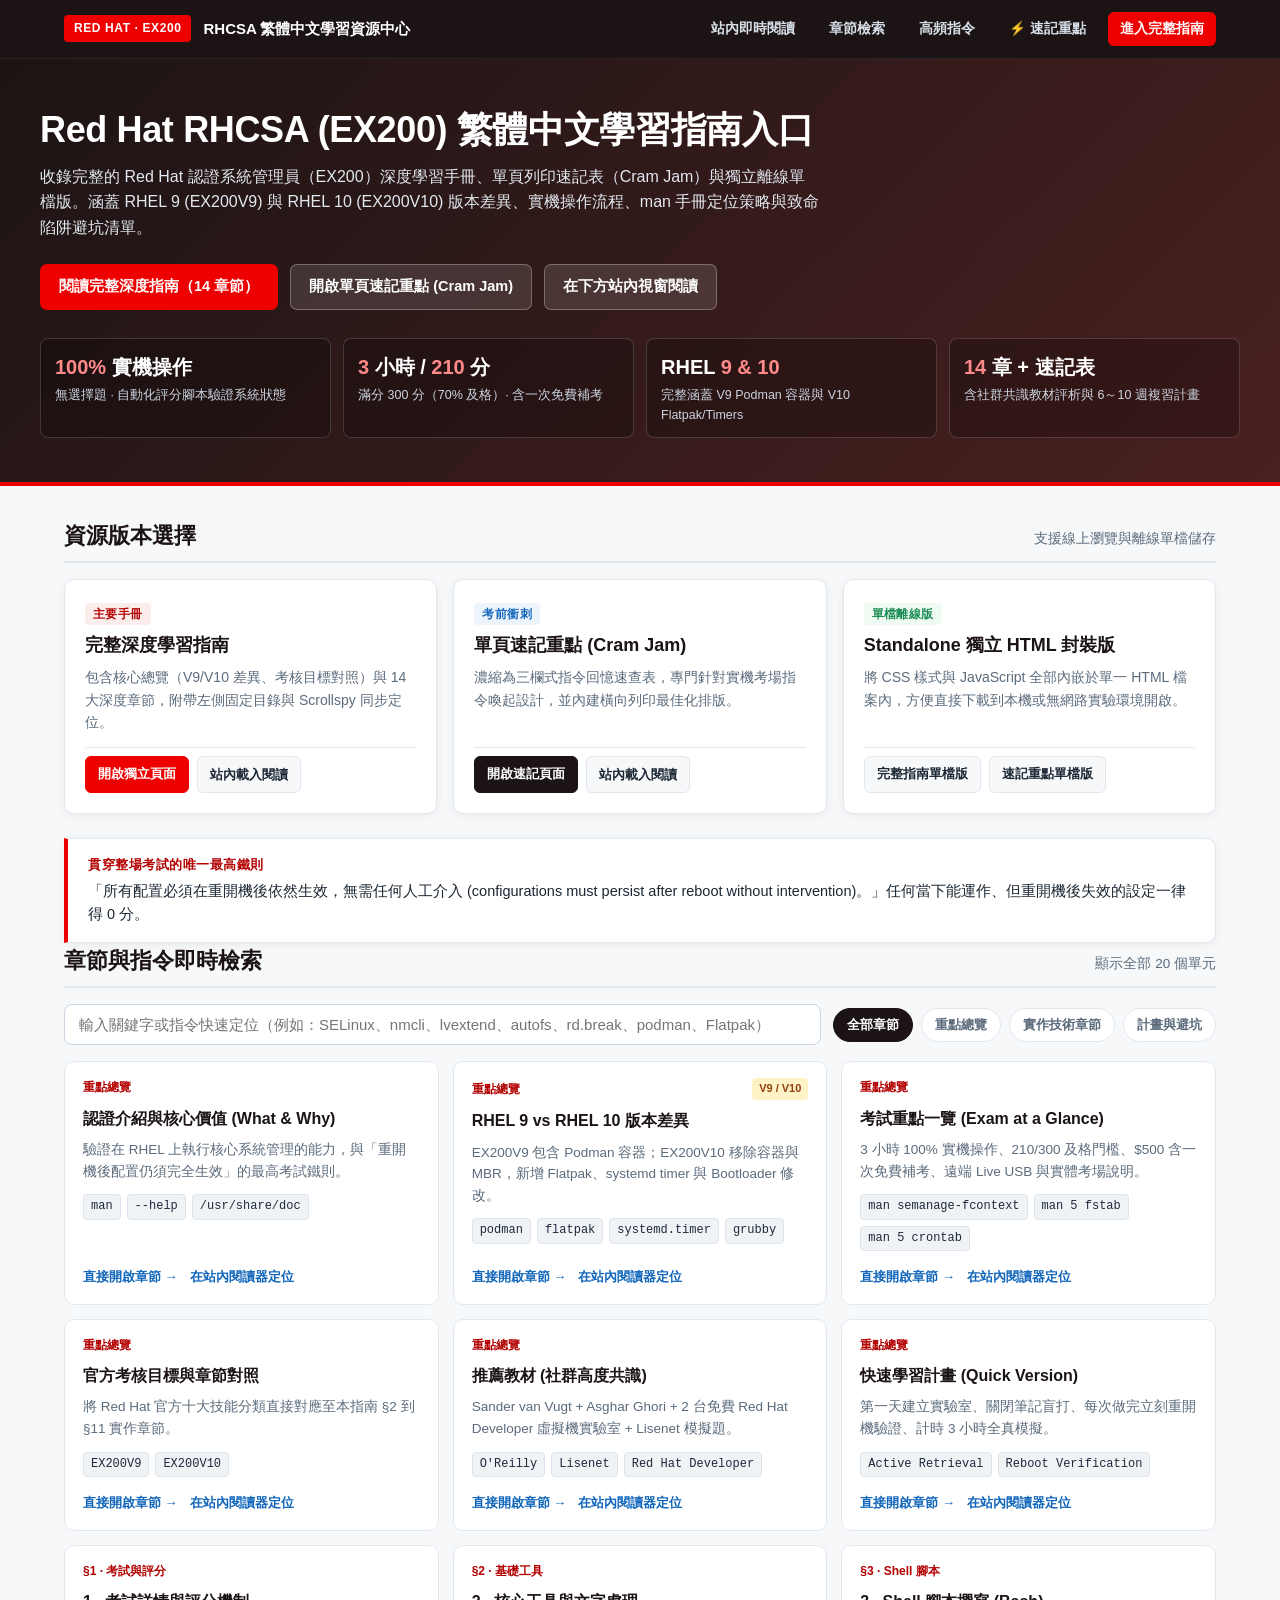
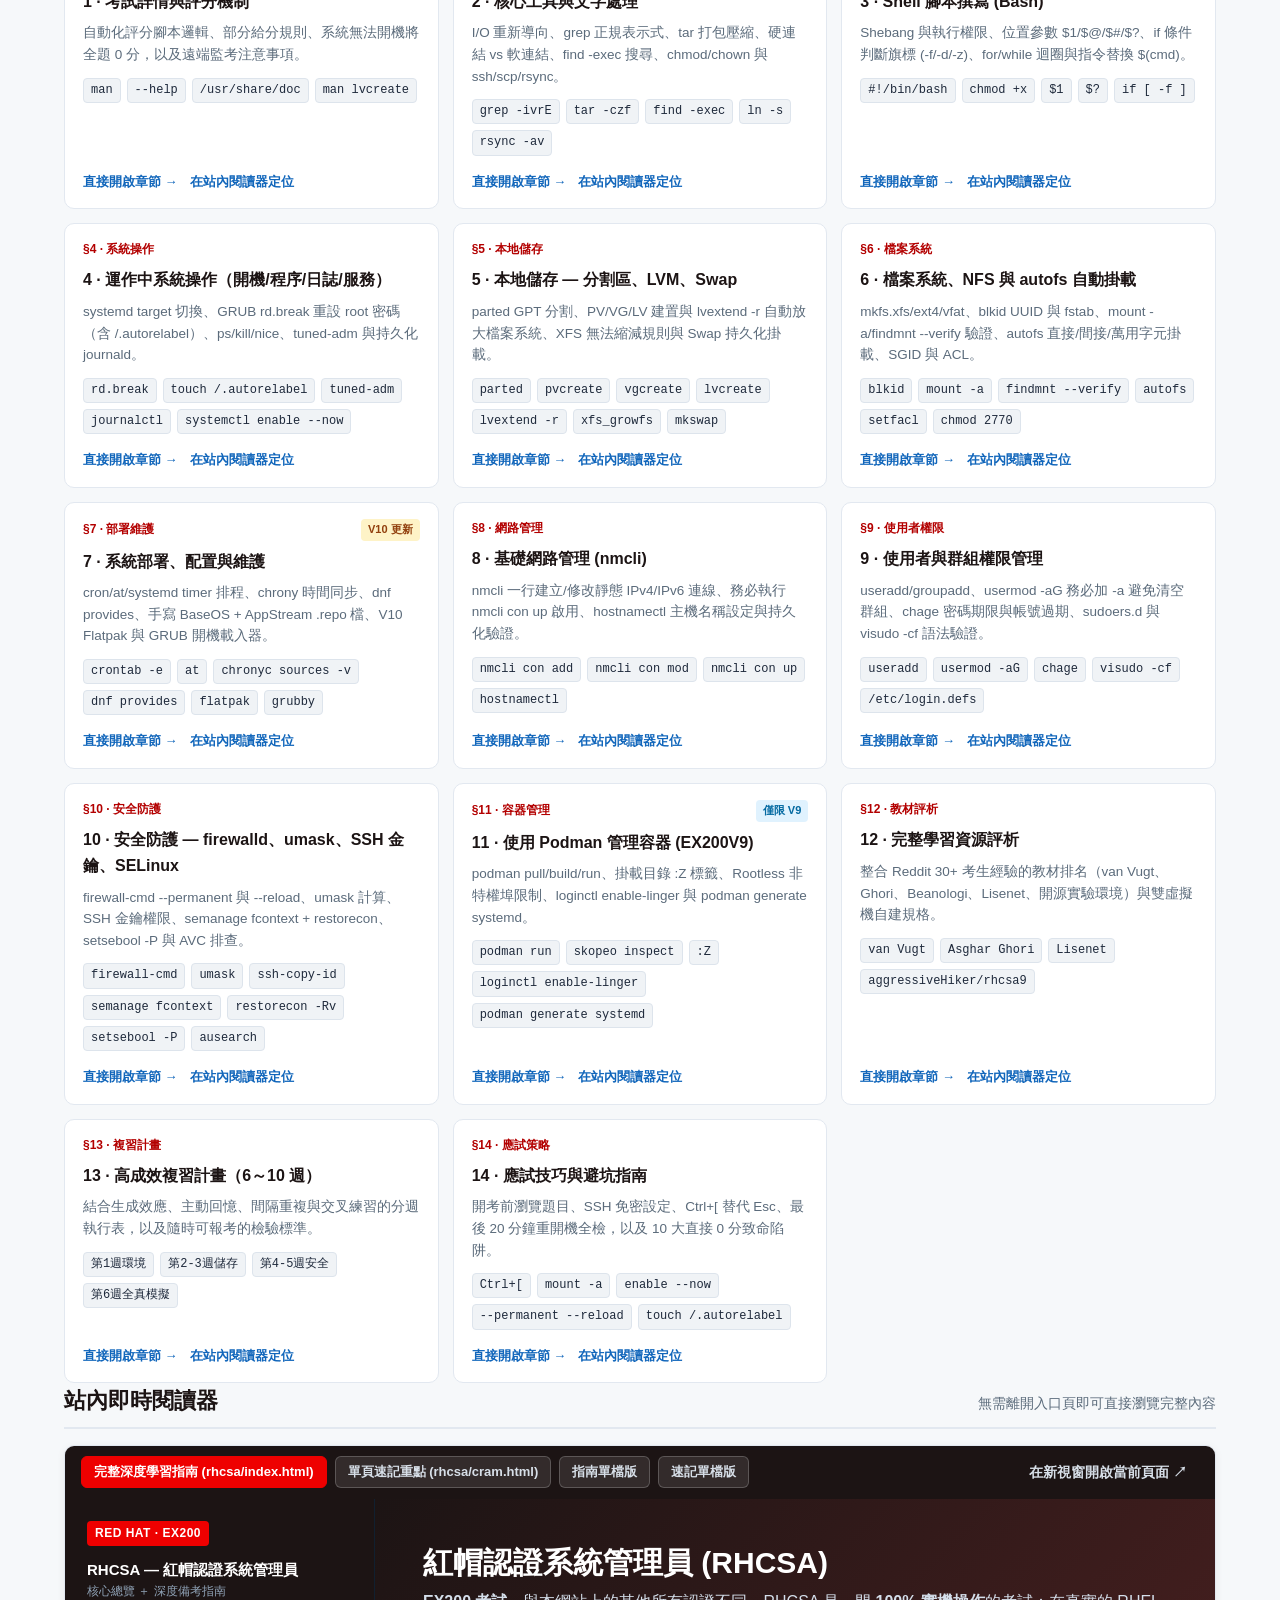
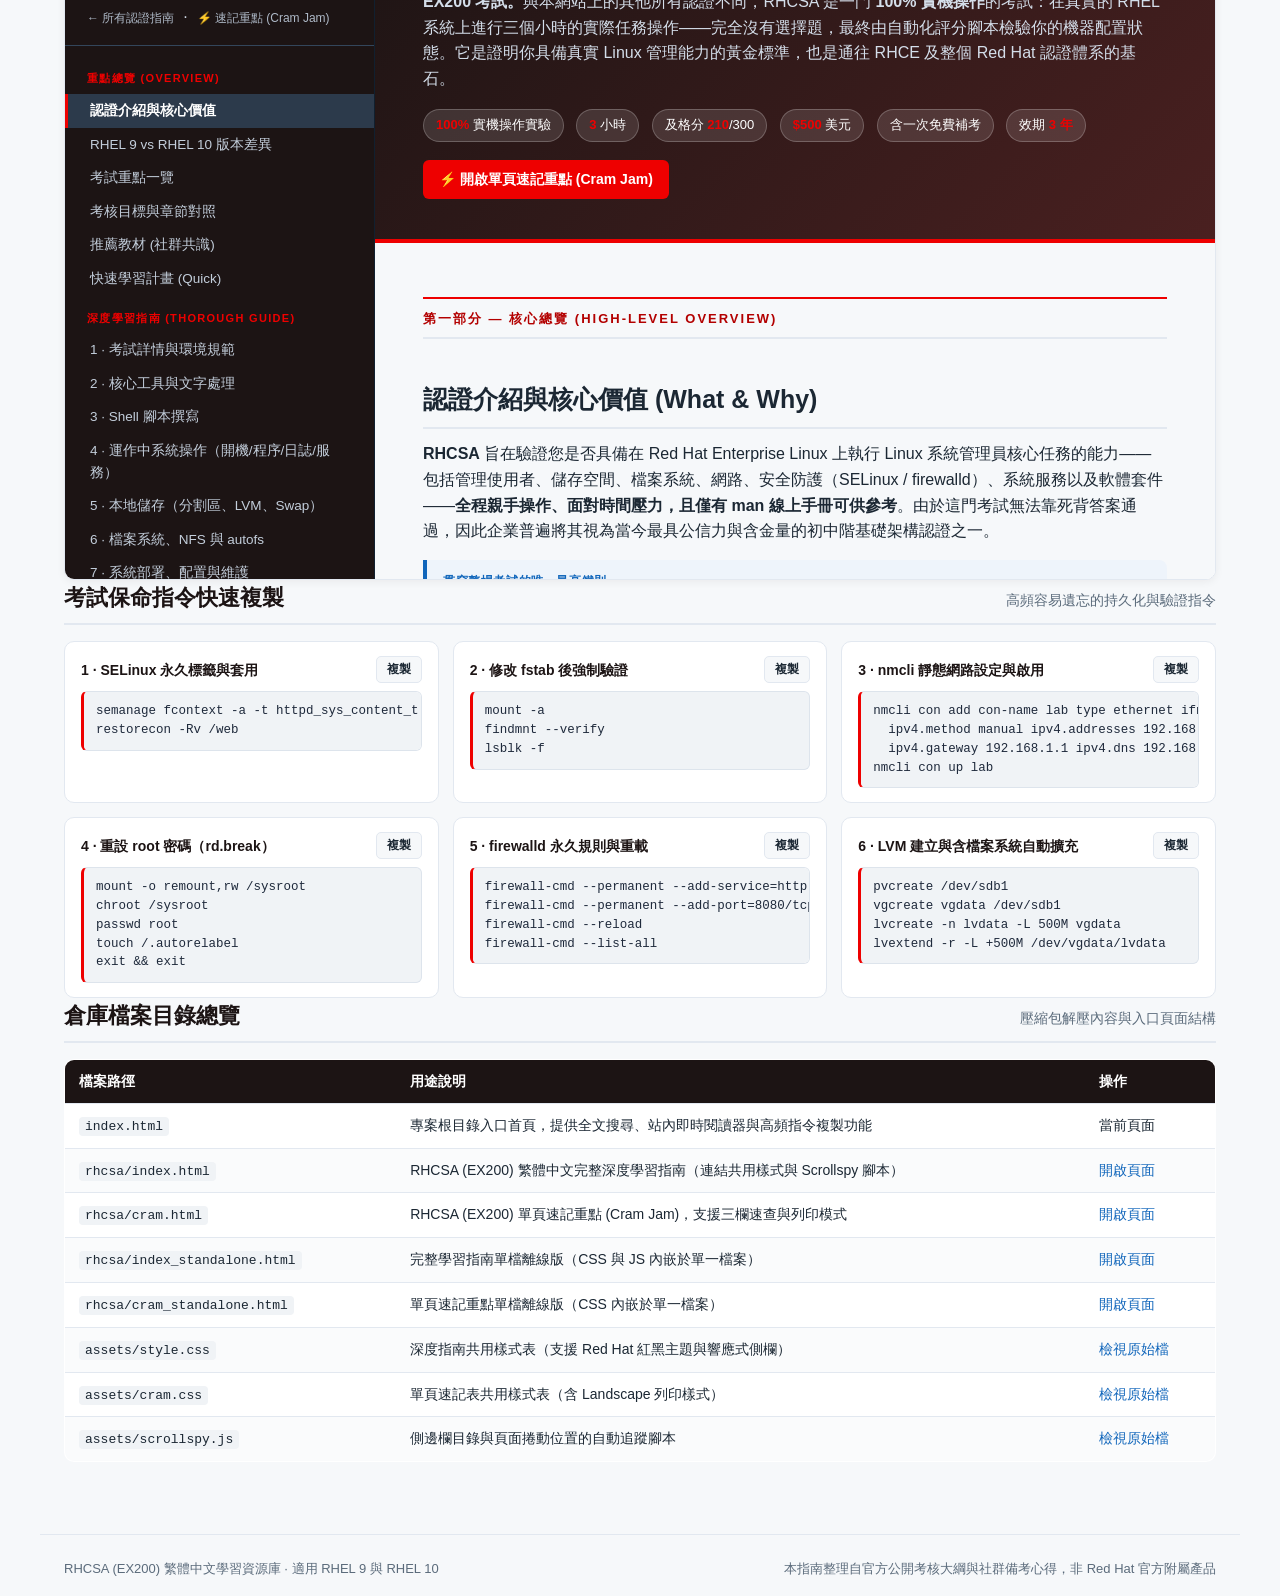
<file: index.html>
<!DOCTYPE html>
<html lang="zh-Hant">
<head>
  <meta charset="UTF-8">
  <meta name="viewport" content="width=device-width, initial-scale=1.0">
  <title>RHCSA (EX200) 學習資源入口 — 繁體中文深度指南與速記重點</title>
  <meta name="description" content="Red Hat RHCSA (EX200) 繁體中文備考指南入口網站，提供完整 14 章實機教學、單頁速記重點 (Cram Jam)、離線單檔版與指令即時檢索。">
  <style>
    :root {
      --accent: #EE0000;
      --accent-d: #b30000;
      --nav: #1c1414;
      --nav-2: #4a2020;
      --ink: #1b2733;
      --muted: #5b6b7b;
      --line: #e2e8f0;
      --bg: #f6f8fa;
      --card: #ffffff;
      --code-bg: #f0f3f6;
      --good: #1a8a53;
      --good-bg: #eefaf2;
      --warn: #b4690e;
      --warn-bg: #fff8ec;
      --blue: #1166bb;
      --blue-bg: #eef4fb;
      --shadow: 0 2px 8px rgba(28, 20, 20, 0.06);
      --radius: 10px;
    }

    * { box-sizing: border-box; }
    html { scroll-behavior: smooth; }
    body {
      margin: 0;
      font-family: -apple-system, BlinkMacSystemFont, "Segoe UI", "Noto Sans TC", "PingFang TC", "Microsoft JhengHei", Roboto, Helvetica, Arial, sans-serif;
      background: var(--bg);
      color: var(--ink);
      line-height: 1.6;
      font-size: 16px;
    }

    a { color: var(--blue); text-decoration: none; }
    a:hover { text-decoration: underline; }

    /* Top Bar */
    .topbar {
      background: var(--nav);
      color: #f3f4f6;
      border-bottom: 1px solid #2f2222;
      position: sticky;
      top: 0;
      z-index: 40;
    }
    .topbar-inner {
      max-width: 1200px;
      margin: 0 auto;
      padding: 12px 24px;
      display: flex;
      align-items: center;
      justify-content: space-between;
      gap: 16px;
      flex-wrap: wrap;
    }
    .brand-group {
      display: flex;
      align-items: center;
      gap: 12px;
    }
    .brand-badge {
      background: var(--accent);
      color: #fff;
      font-weight: 800;
      font-size: 12px;
      letter-spacing: 0.6px;
      padding: 4px 10px;
      border-radius: 4px;
    }
    .brand-title {
      font-size: 15px;
      font-weight: 700;
      color: #fff;
    }
    .top-nav {
      display: flex;
      align-items: center;
      gap: 10px;
      flex-wrap: wrap;
    }
    .nav-link {
      color: #d7dfe8;
      font-size: 13.5px;
      font-weight: 600;
      padding: 6px 12px;
      border-radius: 6px;
      transition: background 0.15s ease, color 0.15s ease;
    }
    .nav-link:hover {
      background: rgba(255, 255, 255, 0.1);
      color: #fff;
      text-decoration: none;
    }
    .nav-link.primary {
      background: var(--accent);
      color: #fff;
    }
    .nav-link.primary:hover {
      background: var(--accent-d);
    }

    /* Hero */
    .hero {
      background: linear-gradient(135deg, var(--nav) 0%, var(--nav-2) 100%);
      color: #fff;
      border-bottom: 4px solid var(--accent);
      padding: 48px 24px 44px;
    }
    .hero-inner {
      max-width: 1200px;
      margin: 0 auto;
    }
    .hero h1 {
      margin: 0 0 12px;
      font-size: clamp(26px, 3.6vw, 36px);
      line-height: 1.25;
      letter-spacing: -0.01em;
    }
    .hero-desc {
      margin: 0;
      max-width: 780px;
      color: #e2e8f0;
      font-size: 16px;
    }
    .hero-actions {
      display: flex;
      flex-wrap: wrap;
      gap: 12px;
      margin-top: 24px;
    }
    .btn {
      display: inline-flex;
      align-items: center;
      gap: 8px;
      padding: 10px 18px;
      border-radius: 7px;
      font-size: 14.5px;
      font-weight: 700;
      cursor: pointer;
      border: 1px solid transparent;
      transition: transform 0.12s ease, background 0.15s ease, border-color 0.15s ease;
    }
    .btn:hover { text-decoration: none; transform: translateY(-1px); }
    .btn-primary {
      background: var(--accent);
      color: #fff;
    }
    .btn-primary:hover { background: var(--accent-d); }
    .btn-secondary {
      background: rgba(255, 255, 255, 0.12);
      color: #fff;
      border-color: rgba(255, 255, 255, 0.28);
    }
    .btn-secondary:hover {
      background: rgba(255, 255, 255, 0.2);
    }

    .metrics-bar {
      display: grid;
      grid-template-columns: repeat(auto-fit, minmax(170px, 1fr));
      gap: 12px;
      margin-top: 28px;
    }
    .metric-item {
      background: rgba(0, 0, 0, 0.24);
      border: 1px solid rgba(255, 255, 255, 0.16);
      border-radius: 8px;
      padding: 12px 14px;
    }
    .metric-val {
      font-size: 20px;
      font-weight: 800;
      color: #fff;
    }
    .metric-val span { color: #ff8a8a; }
    .metric-lbl {
      font-size: 12.5px;
      color: #cbd5e1;
      margin-top: 2px;
    }

    /* Main container */
    .container {
      max-width: 1200px;
      margin: 0 auto;
      padding: 32px 24px 72px;
    }
    .section-header {
      display: flex;
      align-items: baseline;
      justify-content: space-between;
      gap: 16px;
      flex-wrap: wrap;
      margin: 36px 0 16px;
      padding-bottom: 8px;
      border-bottom: 2px solid var(--line);
    }
    .section-header:first-child { margin-top: 0; }
    .section-header h2 {
      margin: 0;
      font-size: 22px;
      color: var(--nav);
    }
    .section-sub {
      font-size: 13.5px;
      color: var(--muted);
    }

    /* Quick Entry Cards */
    .entry-grid {
      display: grid;
      grid-template-columns: repeat(auto-fit, minmax(260px, 1fr));
      gap: 16px;
    }
    .card {
      background: var(--card);
      border: 1px solid var(--line);
      border-radius: var(--radius);
      padding: 20px;
      box-shadow: var(--shadow);
      display: flex;
      flex-direction: column;
      justify-content: space-between;
      gap: 14px;
    }
    .card-tag {
      display: inline-block;
      font-size: 11.5px;
      font-weight: 700;
      letter-spacing: 0.4px;
      padding: 2px 8px;
      border-radius: 4px;
      background: #fceded;
      color: var(--accent-d);
      width: fit-content;
    }
    .card-tag.alt { background: var(--blue-bg); color: var(--blue); }
    .card-tag.good { background: var(--good-bg); color: var(--good); }
    .card h3 {
      margin: 6px 0 6px;
      font-size: 18px;
      color: var(--nav);
    }
    .card p {
      margin: 0;
      font-size: 14px;
      color: var(--muted);
    }
    .card-actions {
      display: flex;
      flex-wrap: wrap;
      gap: 8px;
      padding-top: 8px;
      border-top: 1px solid var(--line);
    }
    .btn-sm {
      display: inline-flex;
      align-items: center;
      gap: 6px;
      font-size: 13px;
      font-weight: 700;
      padding: 7px 12px;
      border-radius: 6px;
      cursor: pointer;
      border: 1px solid var(--line);
      background: var(--bg);
      color: var(--ink);
      transition: background 0.12s ease, border-color 0.12s ease;
    }
    .btn-sm:hover {
      background: #e9eef3;
      text-decoration: none;
    }
    .btn-sm.solid {
      background: var(--nav);
      color: #fff;
      border-color: var(--nav);
    }
    .btn-sm.solid:hover {
      background: var(--nav-2);
    }
    .btn-sm.red {
      background: var(--accent);
      color: #fff;
      border-color: var(--accent);
    }
    .btn-sm.red:hover {
      background: var(--accent-d);
    }

    /* Rule callout */
    .rule-banner {
      margin-top: 24px;
      background: var(--card);
      border: 1px solid var(--line);
      border-left: 4px solid var(--accent);
      border-radius: 0 var(--radius) var(--radius) 0;
      padding: 16px 20px;
      box-shadow: var(--shadow);
    }
    .rule-banner strong {
      color: var(--accent-d);
      display: block;
      font-size: 13px;
      letter-spacing: 0.5px;
      margin-bottom: 4px;
    }
    .rule-banner p {
      margin: 0;
      font-size: 14.5px;
    }

    /* Inline Reader Drawer / Panel */
    .reader-shell {
      background: var(--card);
      border: 1px solid var(--line);
      border-radius: var(--radius);
      box-shadow: var(--shadow);
      overflow: hidden;
      margin-top: 16px;
    }
    .reader-toolbar {
      background: var(--nav);
      color: #fff;
      padding: 10px 16px;
      display: flex;
      align-items: center;
      justify-content: space-between;
      gap: 12px;
      flex-wrap: wrap;
    }
    .reader-tabs {
      display: flex;
      gap: 8px;
      flex-wrap: wrap;
    }
    .reader-tab {
      background: rgba(255, 255, 255, 0.1);
      color: #d7dfe8;
      border: 1px solid rgba(255, 255, 255, 0.2);
      border-radius: 6px;
      padding: 6px 12px;
      font-size: 13px;
      font-weight: 700;
      cursor: pointer;
    }
    .reader-tab.active {
      background: var(--accent);
      border-color: var(--accent);
      color: #fff;
    }
    .reader-frame {
      width: 100%;
      height: 680px;
      border: 0;
      display: block;
      background: #fff;
    }

    /* Search & Chapter Index */
    .search-controls {
      display: flex;
      flex-wrap: wrap;
      gap: 12px;
      align-items: center;
      margin-bottom: 16px;
    }
    .search-box {
      flex: 1;
      min-width: 240px;
      position: relative;
    }
    .search-input {
      width: 100%;
      padding: 11px 14px;
      border: 1px solid #cbd5e1;
      border-radius: 8px;
      font-size: 15px;
      background: #fff;
      color: var(--ink);
      outline: none;
      transition: border-color 0.15s ease, box-shadow 0.15s ease;
    }
    .search-input:focus {
      border-color: var(--accent);
      box-shadow: 0 0 0 3px rgba(238, 0, 0, 0.12);
    }
    .filter-pills {
      display: flex;
      flex-wrap: wrap;
      gap: 8px;
    }
    .filter-pill {
      padding: 7px 13px;
      border-radius: 999px;
      border: 1px solid var(--line);
      background: #fff;
      color: var(--muted);
      font-size: 13px;
      font-weight: 600;
      cursor: pointer;
    }
    .filter-pill.active {
      background: var(--nav);
      border-color: var(--nav);
      color: #fff;
    }

    .topic-grid {
      display: grid;
      grid-template-columns: repeat(auto-fill, minmax(340px, 1fr));
      gap: 14px;
    }
    .topic-card {
      background: var(--card);
      border: 1px solid var(--line);
      border-radius: var(--radius);
      padding: 16px 18px;
      display: flex;
      flex-direction: column;
      gap: 8px;
      transition: border-color 0.15s ease, box-shadow 0.15s ease;
    }
    .topic-card:hover {
      border-color: #cbd5e1;
      box-shadow: var(--shadow);
    }
    .topic-meta {
      display: flex;
      align-items: center;
      justify-content: space-between;
      gap: 8px;
      font-size: 12px;
      font-weight: 700;
      color: var(--accent-d);
    }
    .topic-badge {
      background: #f1f5f9;
      color: var(--ink);
      padding: 2px 7px;
      border-radius: 4px;
      font-size: 11px;
    }
    .topic-badge.v9 { background: #e0f2fe; color: #0369a1; }
    .topic-badge.v10 { background: #fef3c7; color: #92400e; }
    .topic-card h3 {
      margin: 0;
      font-size: 16px;
      color: var(--nav);
    }
    .topic-card p {
      margin: 0;
      font-size: 13.5px;
      color: var(--muted);
    }
    .cmd-list {
      display: flex;
      flex-wrap: wrap;
      gap: 6px;
      margin-top: 4px;
    }
    .cmd-chip {
      font-family: "SFMono-Regular", Consolas, Menlo, monospace;
      font-size: 12px;
      background: var(--code-bg);
      border: 1px solid #dde4ec;
      padding: 2px 7px;
      border-radius: 4px;
      color: #1e293b;
    }
    .topic-links {
      margin-top: auto;
      padding-top: 8px;
      display: flex;
      gap: 12px;
      font-size: 13px;
      font-weight: 600;
    }

    /* Essential Command Quick-Copy */
    .snippets-grid {
      display: grid;
      grid-template-columns: repeat(auto-fit, minmax(320px, 1fr));
      gap: 14px;
    }
    .snippet-card {
      background: var(--card);
      border: 1px solid var(--line);
      border-radius: var(--radius);
      padding: 14px 16px;
    }
    .snippet-head {
      display: flex;
      align-items: center;
      justify-content: space-between;
      gap: 10px;
      margin-bottom: 8px;
    }
    .snippet-title {
      font-weight: 700;
      font-size: 14px;
      color: var(--nav);
    }
    .copy-btn {
      border: 1px solid var(--line);
      background: var(--bg);
      color: var(--ink);
      font-size: 12px;
      font-weight: 600;
      padding: 4px 10px;
      border-radius: 5px;
      cursor: pointer;
    }
    .copy-btn:hover { background: #e2e8f0; }
    .copy-btn.copied {
      background: var(--good-bg);
      border-color: #9ae6b4;
      color: var(--good);
    }
    pre.snippet-code {
      margin: 0;
      background: var(--code-bg);
      border: 1px solid #dde4ec;
      border-left: 3px solid var(--accent);
      border-radius: 6px;
      padding: 10px 12px;
      overflow-x: auto;
      font-family: "SFMono-Regular", Consolas, Menlo, monospace;
      font-size: 12.5px;
      line-height: 1.5;
      color: #1e293b;
    }

    /* File Table */
    .file-table {
      width: 100%;
      border-collapse: collapse;
      background: var(--card);
      border: 1px solid var(--line);
      border-radius: var(--radius);
      overflow: hidden;
      font-size: 14px;
    }
    .file-table th {
      background: var(--nav);
      color: #fff;
      text-align: left;
      padding: 10px 14px;
      font-weight: 600;
    }
    .file-table td {
      padding: 10px 14px;
      border-top: 1px solid var(--line);
      vertical-align: top;
    }
    .file-table tr:nth-child(even) td { background: #fafbfc; }
    .mono {
      font-family: "SFMono-Regular", Consolas, Menlo, monospace;
      font-size: 13px;
      background: var(--code-bg);
      padding: 2px 6px;
      border-radius: 4px;
    }

    .empty-state {
      grid-column: 1 / -1;
      text-align: center;
      padding: 36px 20px;
      background: var(--card);
      border: 1px dashed #cbd5e1;
      border-radius: var(--radius);
      color: var(--muted);
    }

    footer {
      max-width: 1200px;
      margin: 0 auto;
      padding: 24px;
      border-top: 1px solid var(--line);
      color: var(--muted);
      font-size: 13px;
      display: flex;
      justify-content: space-between;
      flex-wrap: wrap;
      gap: 12px;
    }

    @media (max-width: 720px) {
      .hero { padding: 34px 18px; }
      .container { padding: 24px 16px 56px; }
      .reader-frame { height: 520px; }
      .topic-grid { grid-template-columns: 1fr; }
    }
  </style>
</head>
<body>

  <header class="topbar">
    <div class="topbar-inner">
      <div class="brand-group">
        <span class="brand-badge">RED HAT · EX200</span>
        <span class="brand-title">RHCSA 繁體中文學習資源中心</span>
      </div>
      <nav class="top-nav" aria-label="主要導覽">
        <a class="nav-link" href="#reader-section">站內即時閱讀</a>
        <a class="nav-link" href="#search-section">章節檢索</a>
        <a class="nav-link" href="#commands-section">高頻指令</a>
        <a class="nav-link" href="rhcsa/cram.html">⚡ 速記重點</a>
        <a class="nav-link primary" href="rhcsa/index.html">進入完整指南</a>
      </nav>
    </div>
  </header>

  <section class="hero">
    <div class="hero-inner">
      <h1>Red Hat RHCSA (EX200) 繁體中文學習指南入口</h1>
      <p class="hero-desc">
        收錄完整的 Red Hat 認證系統管理員（EX200）深度學習手冊、單頁列印速記表（Cram Jam）與獨立離線單檔版。涵蓋 RHEL 9 (EX200V9) 與 RHEL 10 (EX200V10) 版本差異、實機操作流程、man 手冊定位策略與致命陷阱避坑清單。
      </p>
      <div class="hero-actions">
        <a id="cta-full-guide" class="btn btn-primary" href="rhcsa/index.html">閱讀完整深度指南（14 章節）</a>
        <a id="cta-cram-jam" class="btn btn-secondary" href="rhcsa/cram.html">開啟單頁速記重點 (Cram Jam)</a>
        <button id="cta-open-reader" class="btn btn-secondary" type="button" onclick="scrollToReader('rhcsa/index.html')">在下方站內視窗閱讀</button>
      </div>

      <div class="metrics-bar" aria-label="考試重點指標">
        <div class="metric-item">
          <div class="metric-val"><span>100%</span> 實機操作</div>
          <div class="metric-lbl">無選擇題 · 自動化評分腳本驗證系統狀態</div>
        </div>
        <div class="metric-item">
          <div class="metric-val"><span>3</span> 小時 / <span>210</span> 分</div>
          <div class="metric-lbl">滿分 300 分（70% 及格）· 含一次免費補考</div>
        </div>
        <div class="metric-item">
          <div class="metric-val">RHEL <span>9 &amp; 10</span></div>
          <div class="metric-lbl">完整涵蓋 V9 Podman 容器與 V10 Flatpak/Timers</div>
        </div>
        <div class="metric-item">
          <div class="metric-val"><span>14</span> 章 + 速記表</div>
          <div class="metric-lbl">含社群共識教材評析與 6～10 週複習計畫</div>
        </div>
      </div>
    </div>
  </section>

  <main class="container">

    <section aria-labelledby="resources-heading">
      <div class="section-header">
        <h2 id="resources-heading">資源版本選擇</h2>
        <span class="section-sub">支援線上瀏覽與離線單檔儲存</span>
      </div>

      <div class="entry-grid">
        <article class="card">
          <div>
            <span class="card-tag">主要手冊</span>
            <h3>完整深度學習指南</h3>
            <p>包含核心總覽（V9/V10 差異、考核目標對照）與 14 大深度章節，附帶左側固定目錄與 Scrollspy 同步定位。</p>
          </div>
          <div class="card-actions">
            <a id="open-guide-page" class="btn-sm red" href="rhcsa/index.html">開啟獨立頁面</a>
            <button id="preview-guide-btn" class="btn-sm" type="button" onclick="loadInReader('rhcsa/index.html', this)">站內載入閱讀</button>
          </div>
        </article>

        <article class="card">
          <div>
            <span class="card-tag alt">考前衝刺</span>
            <h3>單頁速記重點 (Cram Jam)</h3>
            <p>濃縮為三欄式指令回憶速查表，專門針對實機考場指令喚起設計，並內建橫向列印最佳化排版。</p>
          </div>
          <div class="card-actions">
            <a id="open-cram-page" class="btn-sm solid" href="rhcsa/cram.html">開啟速記頁面</a>
            <button id="preview-cram-btn" class="btn-sm" type="button" onclick="loadInReader('rhcsa/cram.html', this)">站內載入閱讀</button>
          </div>
        </article>

        <article class="card">
          <div>
            <span class="card-tag good">單檔離線版</span>
            <h3>Standalone 獨立 HTML 封裝版</h3>
            <p>將 CSS 樣式與 JavaScript 全部內嵌於單一 HTML 檔案內，方便直接下載到本機或無網路實驗環境開啟。</p>
          </div>
          <div class="card-actions">
            <a id="open-guide-standalone" class="btn-sm" href="rhcsa/index_standalone.html">完整指南單檔版</a>
            <a id="open-cram-standalone" class="btn-sm" href="rhcsa/cram_standalone.html">速記重點單檔版</a>
          </div>
        </article>
      </div>

      <div class="rule-banner">
        <strong>貫穿整場考試的唯一最高鐵則</strong>
        <p>「所有配置必須在重開機後依然生效，無需任何人工介入 (configurations must persist after reboot without intervention)。」任何當下能運作、但重開機後失效的設定一律得 0 分。</p>
      </div>
    </section>

    <section id="search-section" aria-labelledby="search-heading">
      <div class="section-header">
        <h2 id="search-heading">章節與指令即時檢索</h2>
        <span class="section-sub" id="result-count">顯示全部 20 個單元</span>
      </div>

      <div class="search-controls">
        <div class="search-box">
          <input id="search-input" class="search-input" type="search" placeholder="輸入關鍵字或指令快速定位（例如：SELinux、nmcli、lvextend、autofs、rd.break、podman、Flatpak）" aria-label="搜尋章節與指令">
        </div>
        <div class="filter-pills" role="group" aria-label="分類篩選">
          <button id="filter-all" class="filter-pill active" type="button" data-filter="all">全部章節</button>
          <button id="filter-overview" class="filter-pill" type="button" data-filter="overview">重點總覽</button>
          <button id="filter-guide" class="filter-pill" type="button" data-filter="guide">實作技術章節</button>
          <button id="filter-exam" class="filter-pill" type="button" data-filter="exam">計畫與避坑</button>
        </div>
      </div>

      <div id="topic-grid" class="topic-grid"></div>
    </section>

    <section id="reader-section" aria-labelledby="reader-heading">
      <div class="section-header">
        <h2 id="reader-heading">站內即時閱讀器</h2>
        <span class="section-sub">無需離開入口頁即可直接瀏覽完整內容</span>
      </div>

      <div class="reader-shell">
        <div class="reader-toolbar">
          <div class="reader-tabs" role="tablist" aria-label="切換閱讀檔案">
            <button id="tab-guide" class="reader-tab active" type="button" onclick="loadInReader('rhcsa/index.html', this)">完整深度學習指南 (rhcsa/index.html)</button>
            <button id="tab-cram" class="reader-tab" type="button" onclick="loadInReader('rhcsa/cram.html', this)">單頁速記重點 (rhcsa/cram.html)</button>
            <button id="tab-guide-standalone" class="reader-tab" type="button" onclick="loadInReader('rhcsa/index_standalone.html', this)">指南單檔版</button>
            <button id="tab-cram-standalone" class="reader-tab" type="button" onclick="loadInReader('rhcsa/cram_standalone.html', this)">速記單檔版</button>
          </div>
          <a id="reader-external-link" class="nav-link" href="rhcsa/index.html" target="_blank" rel="noopener">在新視窗開啟當前頁面 ↗</a>
        </div>
        <iframe id="reader-frame" class="reader-frame" src="rhcsa/index.html" title="RHCSA 學習指南閱讀視窗"></iframe>
      </div>
    </section>

    <section id="commands-section" aria-labelledby="commands-heading">
      <div class="section-header">
        <h2 id="commands-heading">考試保命指令快速複製</h2>
        <span class="section-sub">高頻容易遺忘的持久化與驗證指令</span>
      </div>

      <div class="snippets-grid">
        <div class="snippet-card">
          <div class="snippet-head">
            <span class="snippet-title">1 · SELinux 永久標籤與套用</span>
            <button id="copy-selinux" class="copy-btn" type="button" onclick="copySnippet(this)">複製</button>
          </div>
          <pre class="snippet-code">semanage fcontext -a -t httpd_sys_content_t '/web(/.*)?'
restorecon -Rv /web</pre>
        </div>

        <div class="snippet-card">
          <div class="snippet-head">
            <span class="snippet-title">2 · 修改 fstab 後強制驗證</span>
            <button id="copy-fstab" class="copy-btn" type="button" onclick="copySnippet(this)">複製</button>
          </div>
          <pre class="snippet-code">mount -a
findmnt --verify
lsblk -f</pre>
        </div>

        <div class="snippet-card">
          <div class="snippet-head">
            <span class="snippet-title">3 · nmcli 靜態網路設定與啟用</span>
            <button id="copy-nmcli" class="copy-btn" type="button" onclick="copySnippet(this)">複製</button>
          </div>
          <pre class="snippet-code">nmcli con add con-name lab type ethernet ifname enp1s0 \
  ipv4.method manual ipv4.addresses 192.168.1.10/24 \
  ipv4.gateway 192.168.1.1 ipv4.dns 192.168.1.1
nmcli con up lab</pre>
        </div>

        <div class="snippet-card">
          <div class="snippet-head">
            <span class="snippet-title">4 · 重設 root 密碼（rd.break）</span>
            <button id="copy-root" class="copy-btn" type="button" onclick="copySnippet(this)">複製</button>
          </div>
          <pre class="snippet-code">mount -o remount,rw /sysroot
chroot /sysroot
passwd root
touch /.autorelabel
exit && exit</pre>
        </div>

        <div class="snippet-card">
          <div class="snippet-head">
            <span class="snippet-title">5 · firewalld 永久規則與重載</span>
            <button id="copy-fw" class="copy-btn" type="button" onclick="copySnippet(this)">複製</button>
          </div>
          <pre class="snippet-code">firewall-cmd --permanent --add-service=http
firewall-cmd --permanent --add-port=8080/tcp
firewall-cmd --reload
firewall-cmd --list-all</pre>
        </div>

        <div class="snippet-card">
          <div class="snippet-head">
            <span class="snippet-title">6 · LVM 建立與含檔案系統自動擴充</span>
            <button id="copy-lvm" class="copy-btn" type="button" onclick="copySnippet(this)">複製</button>
          </div>
          <pre class="snippet-code">pvcreate /dev/sdb1
vgcreate vgdata /dev/sdb1
lvcreate -n lvdata -L 500M vgdata
lvextend -r -L +500M /dev/vgdata/lvdata</pre>
        </div>
      </div>
    </section>

    <section id="files-section" aria-labelledby="files-heading">
      <div class="section-header">
        <h2 id="files-heading">倉庫檔案目錄總覽</h2>
        <span class="section-sub">壓縮包解壓內容與入口頁面結構</span>
      </div>

      <table class="file-table">
        <thead>
          <tr>
            <th>檔案路徑</th>
            <th>用途說明</th>
            <th>操作</th>
          </tr>
        </thead>
        <tbody>
          <tr>
            <td><span class="mono">index.html</span></td>
            <td>專案根目錄入口首頁，提供全文搜尋、站內即時閱讀器與高頻指令複製功能</td>
            <td>當前頁面</td>
          </tr>
          <tr>
            <td><span class="mono">rhcsa/index.html</span></td>
            <td>RHCSA (EX200) 繁體中文完整深度學習指南（連結共用樣式與 Scrollspy 腳本）</td>
            <td><a href="rhcsa/index.html">開啟頁面</a></td>
          </tr>
          <tr>
            <td><span class="mono">rhcsa/cram.html</span></td>
            <td>RHCSA (EX200) 單頁速記重點 (Cram Jam)，支援三欄速查與列印模式</td>
            <td><a href="rhcsa/cram.html">開啟頁面</a></td>
          </tr>
          <tr>
            <td><span class="mono">rhcsa/index_standalone.html</span></td>
            <td>完整學習指南單檔離線版（CSS 與 JS 內嵌於單一檔案）</td>
            <td><a href="rhcsa/index_standalone.html">開啟頁面</a></td>
          </tr>
          <tr>
            <td><span class="mono">rhcsa/cram_standalone.html</span></td>
            <td>單頁速記重點單檔離線版（CSS 內嵌於單一檔案）</td>
            <td><a href="rhcsa/cram_standalone.html">開啟頁面</a></td>
          </tr>
          <tr>
            <td><span class="mono">assets/style.css</span></td>
            <td>深度指南共用樣式表（支援 Red Hat 紅黑主題與響應式側欄）</td>
            <td><a href="assets/style.css">檢視原始檔</a></td>
          </tr>
          <tr>
            <td><span class="mono">assets/cram.css</span></td>
            <td>單頁速記表共用樣式表（含 Landscape 列印樣式）</td>
            <td><a href="assets/cram.css">檢視原始檔</a></td>
          </tr>
          <tr>
            <td><span class="mono">assets/scrollspy.js</span></td>
            <td>側邊欄目錄與頁面捲動位置的自動追蹤腳本</td>
            <td><a href="assets/scrollspy.js">檢視原始檔</a></td>
          </tr>
        </tbody>
      </table>
    </section>

  </main>

  <footer>
    <span>RHCSA (EX200) 繁體中文學習資源庫 · 適用 RHEL 9 與 RHEL 10</span>
    <span>本指南整理自官方公開考核大綱與社群備考心得，非 Red Hat 官方附屬產品</span>
  </footer>

  <script>
    const TOPICS = [
      {
        id: 'ov-intro',
        cat: 'overview',
        group: '重點總覽',
        title: '認證介紹與核心價值 (What & Why)',
        desc: '驗證在 RHEL 上執行核心系統管理的能力，與「重開機後配置仍須完全生效」的最高考試鐵則。',
        cmds: ['man', '--help', '/usr/share/doc']
      },
      {
        id: 'ov-version',
        cat: 'overview',
        group: '重點總覽',
        badge: 'V9 / V10',
        badgeClass: 'v10',
        title: 'RHEL 9 vs RHEL 10 版本差異',
        desc: 'EX200V9 包含 Podman 容器；EX200V10 移除容器與 MBR，新增 Flatpak、systemd timer 與 Bootloader 修改。',
        cmds: ['podman', 'flatpak', 'systemd.timer', 'grubby']
      },
      {
        id: 'ov-glance',
        cat: 'overview',
        group: '重點總覽',
        title: '考試重點一覽 (Exam at a Glance)',
        desc: '3 小時 100% 實機操作、210/300 及格門檻、$500 含一次免費補考、遠端 Live USB 與實體考場說明。',
        cmds: ['man semanage-fcontext', 'man 5 fstab', 'man 5 crontab']
      },
      {
        id: 'ov-objectives',
        cat: 'overview',
        group: '重點總覽',
        title: '官方考核目標與章節對照',
        desc: '將 Red Hat 官方十大技能分類直接對應至本指南 §2 到 §11 實作章節。',
        cmds: ['EX200V9', 'EX200V10']
      },
      {
        id: 'ov-materials',
        cat: 'overview',
        group: '重點總覽',
        title: '推薦教材 (社群高度共識)',
        desc: 'Sander van Vugt + Asghar Ghori + 2 台免費 Red Hat Developer 虛擬機實驗室 + Lisenet 模擬題。',
        cmds: ['O\'Reilly', 'Lisenet', 'Red Hat Developer']
      },
      {
        id: 'ov-plan',
        cat: 'overview',
        group: '重點總覽',
        title: '快速學習計畫 (Quick Version)',
        desc: '第一天建立實驗室、關閉筆記盲打、每次做完立刻重開機驗證、計時 3 小時全真模擬。',
        cmds: ['Active Retrieval', 'Reboot Verification']
      },
      {
        id: 't-exam',
        cat: 'exam',
        group: '§1 · 考試與評分',
        title: '1 · 考試詳情與評分機制',
        desc: '自動化評分腳本邏輯、部分給分規則、系統無法開機將全題 0 分，以及遠端監考注意事項。',
        cmds: ['man', '--help', '/usr/share/doc', 'man lvcreate']
      },
      {
        id: 't-tools',
        cat: 'guide',
        group: '§2 · 基礎工具',
        title: '2 · 核心工具與文字處理',
        desc: 'I/O 重新導向、grep 正規表示式、tar 打包壓縮、硬連結 vs 軟連結、find -exec 搜尋、chmod/chown 與 ssh/scp/rsync。',
        cmds: ['grep -ivrE', 'tar -czf', 'find -exec', 'ln -s', 'rsync -av']
      },
      {
        id: 't-scripts',
        cat: 'guide',
        group: '§3 · Shell 腳本',
        title: '3 · Shell 腳本撰寫 (Bash)',
        desc: 'Shebang 與執行權限、位置參數 $1/$@/$#/$?、if 條件判斷旗標 (-f/-d/-z)、for/while 迴圈與指令替換 $(cmd)。',
        cmds: ['#!/bin/bash', 'chmod +x', '$1', '$?', 'if [ -f ]']
      },
      {
        id: 't-operate',
        cat: 'guide',
        group: '§4 · 系統操作',
        title: '4 · 運作中系統操作（開機/程序/日誌/服務）',
        desc: 'systemd target 切換、GRUB rd.break 重設 root 密碼（含 /.autorelabel）、ps/kill/nice、tuned-adm 與持久化 journald。',
        cmds: ['rd.break', 'touch /.autorelabel', 'tuned-adm', 'journalctl', 'systemctl enable --now']
      },
      {
        id: 't-storage',
        cat: 'guide',
        group: '§5 · 本地儲存',
        title: '5 · 本地儲存 — 分割區、LVM、Swap',
        desc: 'parted GPT 分割、PV/VG/LV 建置與 lvextend -r 自動放大檔案系統、XFS 無法縮減規則與 Swap 持久化掛載。',
        cmds: ['parted', 'pvcreate', 'vgcreate', 'lvcreate', 'lvextend -r', 'xfs_growfs', 'mkswap']
      },
      {
        id: 't-fs',
        cat: 'guide',
        group: '§6 · 檔案系統',
        title: '6 · 檔案系統、NFS 與 autofs 自動掛載',
        desc: 'mkfs.xfs/ext4/vfat、blkid UUID 與 fstab、mount -a/findmnt --verify 驗證、autofs 直接/間接/萬用字元掛載、SGID 與 ACL。',
        cmds: ['blkid', 'mount -a', 'findmnt --verify', 'autofs', 'setfacl', 'chmod 2770']
      },
      {
        id: 't-deploy',
        cat: 'guide',
        group: '§7 · 部署維護',
        badge: 'V10 更新',
        badgeClass: 'v10',
        title: '7 · 系統部署、配置與維護',
        desc: 'cron/at/systemd timer 排程、chrony 時間同步、dnf provides、手寫 BaseOS + AppStream .repo 檔、V10 Flatpak 與 GRUB 開機載入器。',
        cmds: ['crontab -e', 'at', 'chronyc sources -v', 'dnf provides', 'flatpak', 'grubby']
      },
      {
        id: 't-network',
        cat: 'guide',
        group: '§8 · 網路管理',
        title: '8 · 基礎網路管理 (nmcli)',
        desc: 'nmcli 一行建立/修改靜態 IPv4/IPv6 連線、務必執行 nmcli con up 啟用、hostnamectl 主機名稱設定與持久化驗證。',
        cmds: ['nmcli con add', 'nmcli con mod', 'nmcli con up', 'hostnamectl']
      },
      {
        id: 't-users',
        cat: 'guide',
        group: '§9 · 使用者權限',
        title: '9 · 使用者與群組權限管理',
        desc: 'useradd/groupadd、usermod -aG 務必加 -a 避免清空群組、chage 密碼期限與帳號過期、sudoers.d 與 visudo -cf 語法驗證。',
        cmds: ['useradd', 'usermod -aG', 'chage', 'visudo -cf', '/etc/login.defs']
      },
      {
        id: 't-security',
        cat: 'guide',
        group: '§10 · 安全防護',
        title: '10 · 安全防護 — firewalld、umask、SSH 金鑰、SELinux',
        desc: 'firewall-cmd --permanent 與 --reload、umask 計算、SSH 金鑰權限、semanage fcontext + restorecon、setsebool -P 與 AVC 排查。',
        cmds: ['firewall-cmd', 'umask', 'ssh-copy-id', 'semanage fcontext', 'restorecon -Rv', 'setsebool -P', 'ausearch']
      },
      {
        id: 't-containers',
        cat: 'guide',
        group: '§11 · 容器管理',
        badge: '僅限 V9',
        badgeClass: 'v9',
        title: '11 · 使用 Podman 管理容器 (EX200V9)',
        desc: 'podman pull/build/run、掛載目錄 :Z 標籤、Rootless 非特權埠限制、loginctl enable-linger 與 podman generate systemd。',
        cmds: ['podman run', 'skopeo inspect', ':Z', 'loginctl enable-linger', 'podman generate systemd']
      },
      {
        id: 't-materials',
        cat: 'exam',
        group: '§12 · 教材評析',
        title: '12 · 完整學習資源評析',
        desc: '整合 Reddit 30+ 考生經驗的教材排名（van Vugt、Ghori、Beanologi、Lisenet、開源實驗環境）與雙虛擬機自建規格。',
        cmds: ['van Vugt', 'Asghar Ghori', 'Lisenet', 'aggressiveHiker/rhcsa9']
      },
      {
        id: 't-plan',
        cat: 'exam',
        group: '§13 · 複習計畫',
        title: '13 · 高成效複習計畫（6～10 週）',
        desc: '結合生成效應、主動回憶、間隔重複與交叉練習的分週執行表，以及隨時可報考的檢驗標準。',
        cmds: ['第1週環境', '第2-3週儲存', '第4-5週安全', '第6週全真模擬']
      },
      {
        id: 't-tips',
        cat: 'exam',
        group: '§14 · 應試策略',
        title: '14 · 應試技巧與避坑指南',
        desc: '開考前瀏覽題目、SSH 免密設定、Ctrl+[ 替代 Esc、最後 20 分鐘重開機全檢，以及 10 大直接 0 分致命陷阱。',
        cmds: ['Ctrl+[', 'mount -a', 'enable --now', '--permanent --reload', 'touch /.autorelabel']
      }
    ];

    let activeFilter = 'all';

    function renderTopics() {
      const query = document.getElementById('search-input').value.trim().toLowerCase();
      const grid = document.getElementById('topic-grid');
      const countEl = document.getElementById('result-count');

      const filtered = TOPICS.filter(item => {
        const matchesCat = activeFilter === 'all' || item.cat === activeFilter;
        if (!matchesCat) return false;
        if (!query) return true;
        const haystack = [
          item.group,
          item.title,
          item.desc,
          item.badge || '',
          ...(item.cmds || [])
        ].join(' ').toLowerCase();
        return haystack.includes(query);
      });

      countEl.textContent = filtered.length === TOPICS.length
        ? `顯示全部 ${TOPICS.length} 個單元`
        : `符合條件：${filtered.length} / ${TOPICS.length} 個單元`;

      if (!filtered.length) {
        grid.innerHTML = `<div class="empty-state">找不到符合「<strong>${escapeHtml(query)}</strong>」的章節或指令，請嘗試其他關鍵字（例如 <code>lvm</code>、<code>selinux</code>、<code>nmcli</code>、<code>autofs</code>）。</div>`;
        return;
      }

      grid.innerHTML = filtered.map(item => `
        <article class="topic-card">
          <div class="topic-meta">
            <span>${escapeHtml(item.group)}</span>
            ${item.badge ? `<span class="topic-badge ${item.badgeClass || ''}">${escapeHtml(item.badge)}</span>` : ''}
          </div>
          <h3>${escapeHtml(item.title)}</h3>
          <p>${escapeHtml(item.desc)}</p>
          <div class="cmd-list">
            ${(item.cmds || []).map(c => `<span class="cmd-chip">${escapeHtml(c)}</span>`).join('')}
          </div>
          <div class="topic-links">
            <a href="rhcsa/index.html#${item.id}">直接開啟章節 →</a>
            <a href="#reader-section" onclick="jumpReaderTo('${item.id}'); return true;">在站內閱讀器定位</a>
          </div>
        </article>
      `).join('');
    }

    function escapeHtml(str) {
      return String(str)
        .replace(/&/g, '&amp;')
        .replace(/</g, '&lt;')
        .replace(/>/g, '&gt;')
        .replace(/"/g, '&quot;');
    }

    function loadInReader(src, triggerBtn) {
      const frame = document.getElementById('reader-frame');
      const extLink = document.getElementById('reader-external-link');
      frame.src = src;
      extLink.href = src;

      document.querySelectorAll('.reader-tab').forEach(btn => btn.classList.remove('active'));
      if (triggerBtn && triggerBtn.classList.contains('reader-tab')) {
        triggerBtn.classList.add('active');
      } else {
        const matchingTab = Array.from(document.querySelectorAll('.reader-tab'))
          .find(t => (t.getAttribute('onclick') || '').includes(src.split('#')[0]));
        if (matchingTab) matchingTab.classList.add('active');
      }
    }

    function scrollToReader(src) {
      loadInReader(src);
      document.getElementById('reader-section').scrollIntoView({ behavior: 'smooth' });
    }

    function jumpReaderTo(sectionId) {
      loadInReader(`rhcsa/index.html#${sectionId}`, document.getElementById('tab-guide'));
    }

    function copySnippet(btn) {
      const pre = btn.closest('.snippet-card').querySelector('.snippet-code');
      const text = pre.textContent;
      if (navigator.clipboard && navigator.clipboard.writeText) {
        navigator.clipboard.writeText(text).then(() => markCopied(btn));
      } else {
        const ta = document.createElement('textarea');
        ta.value = text;
        document.body.appendChild(ta);
        ta.select();
        document.execCommand('copy');
        document.body.removeChild(ta);
        markCopied(btn);
      }
    }

    function markCopied(btn) {
      const orig = btn.textContent;
      btn.textContent = '已複製';
      btn.classList.add('copied');
      setTimeout(() => {
        btn.textContent = orig;
        btn.classList.remove('copied');
      }, 1600);
    }

    document.getElementById('search-input').addEventListener('input', renderTopics);
    document.querySelectorAll('.filter-pill').forEach(pill => {
      pill.addEventListener('click', () => {
        document.querySelectorAll('.filter-pill').forEach(p => p.classList.remove('active'));
        pill.classList.add('active');
        activeFilter = pill.dataset.filter;
        renderTopics();
      });
    });

    renderTopics();
  </script>
</body>
</html>
</file>
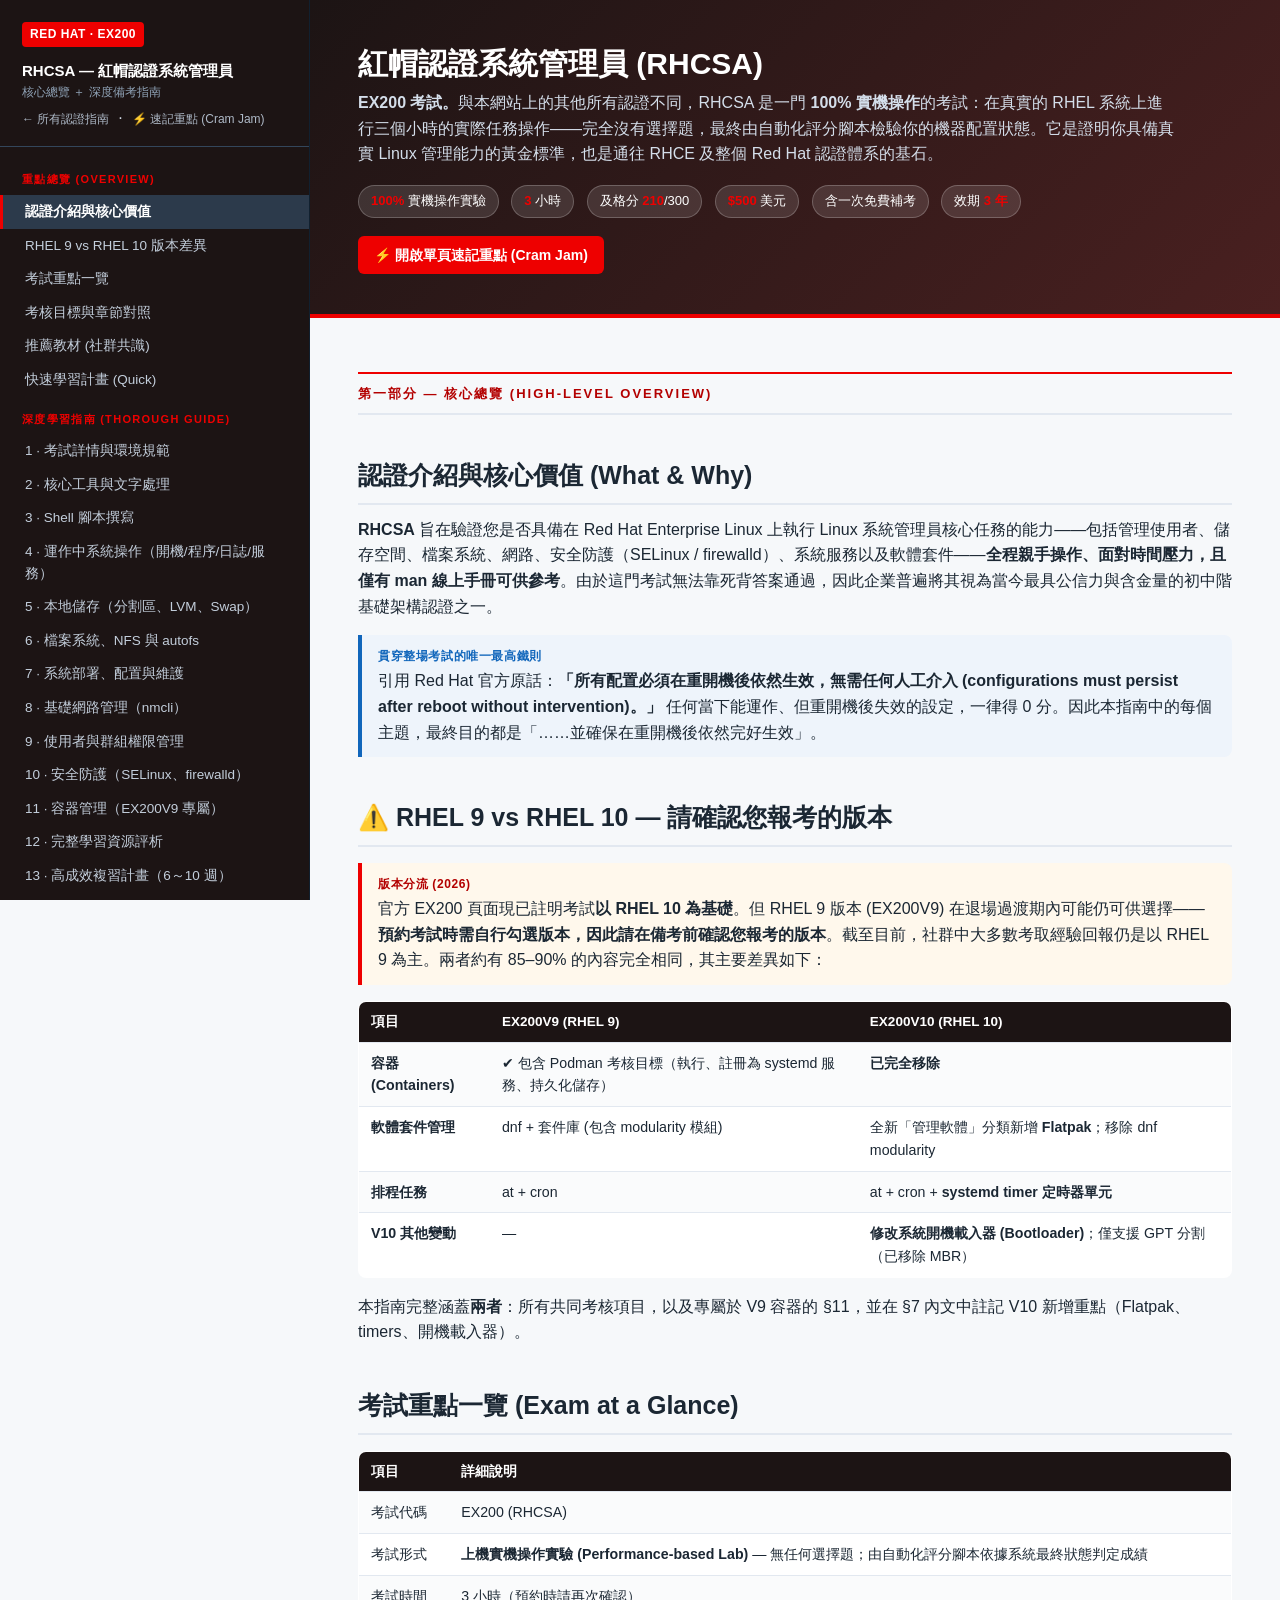
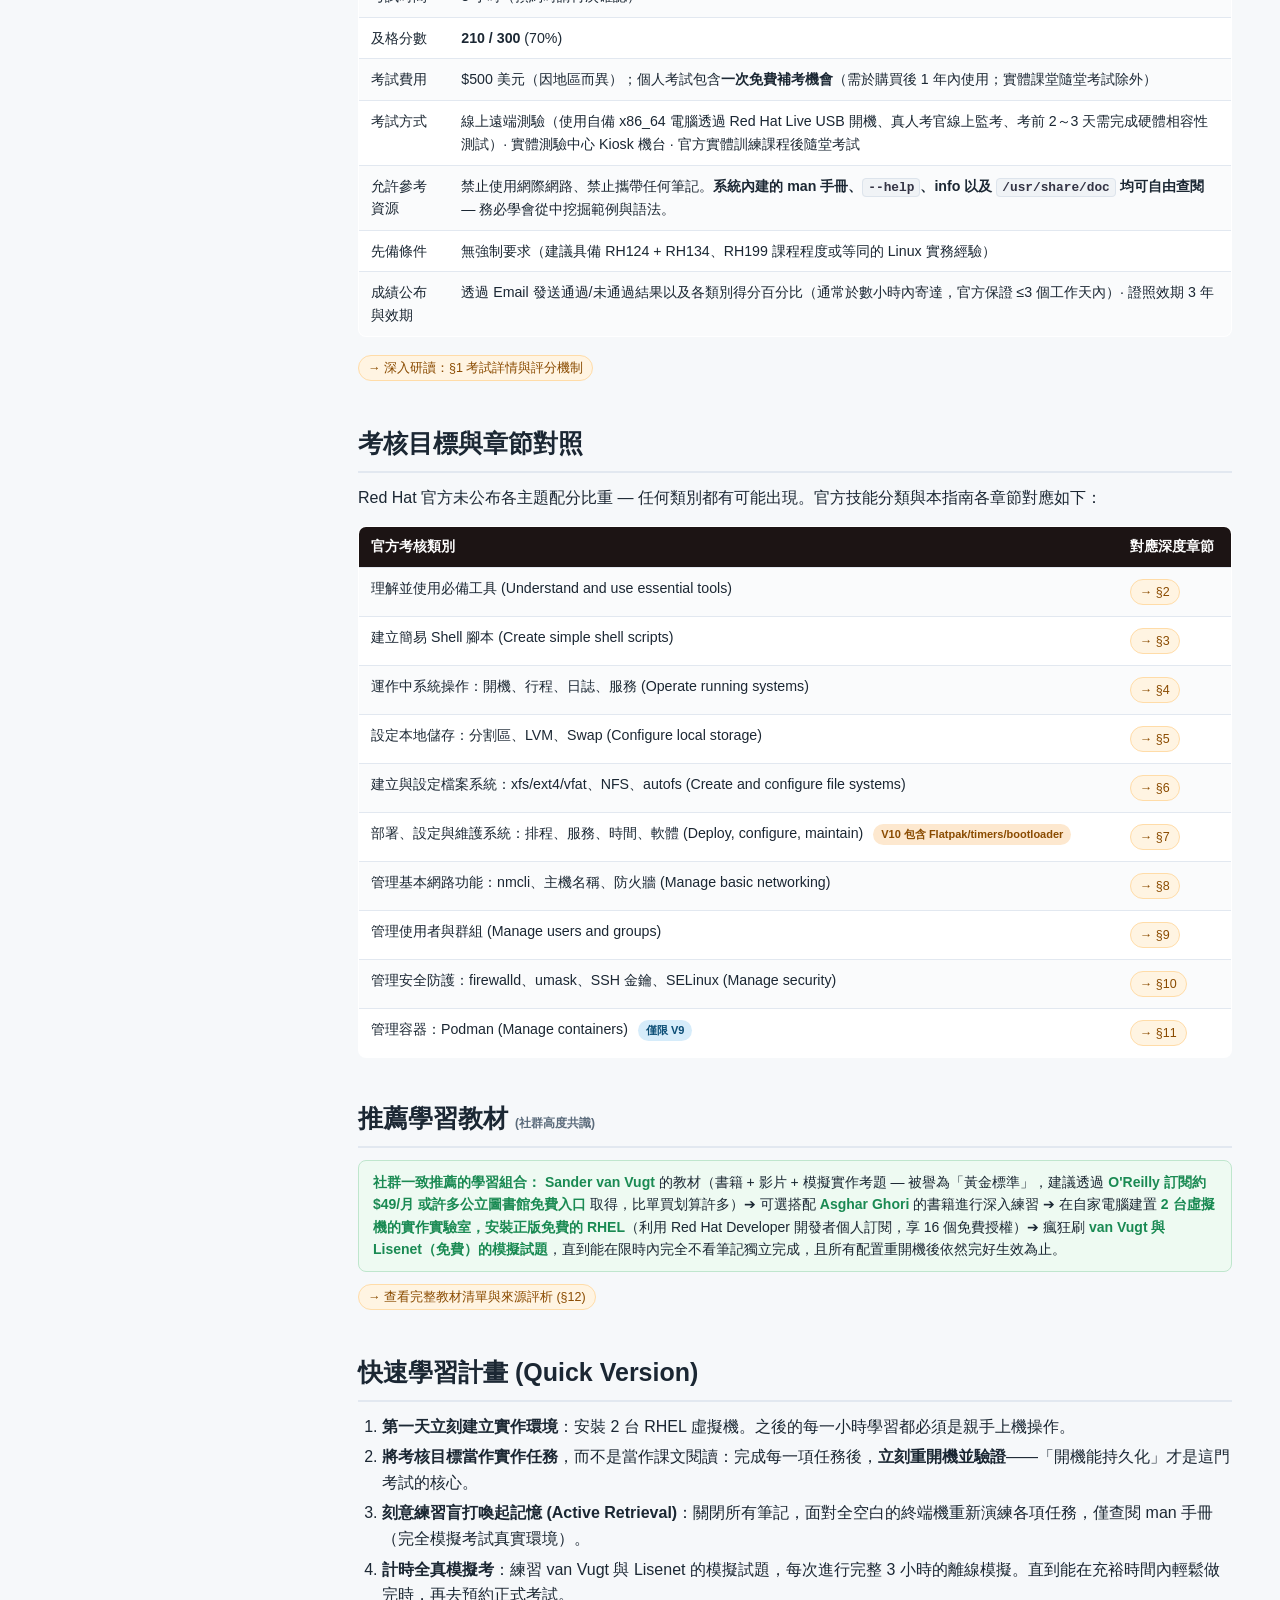
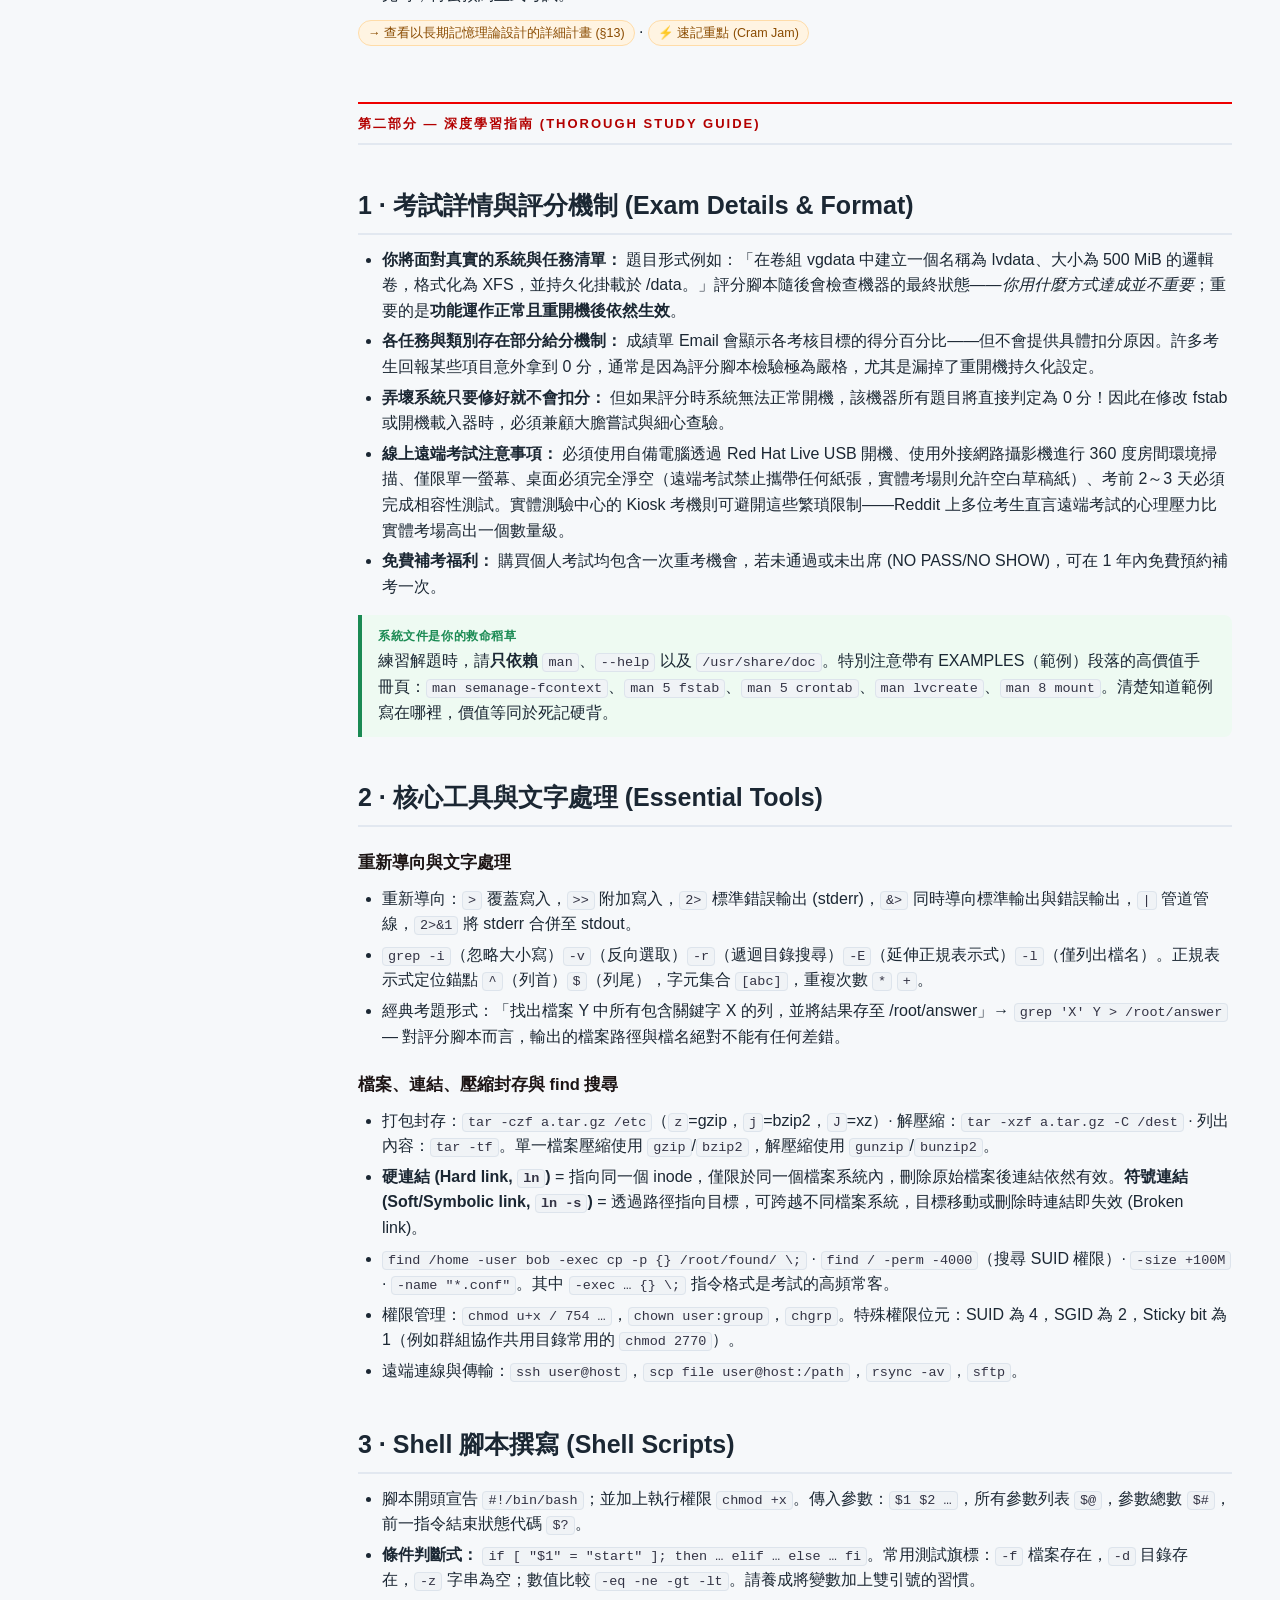
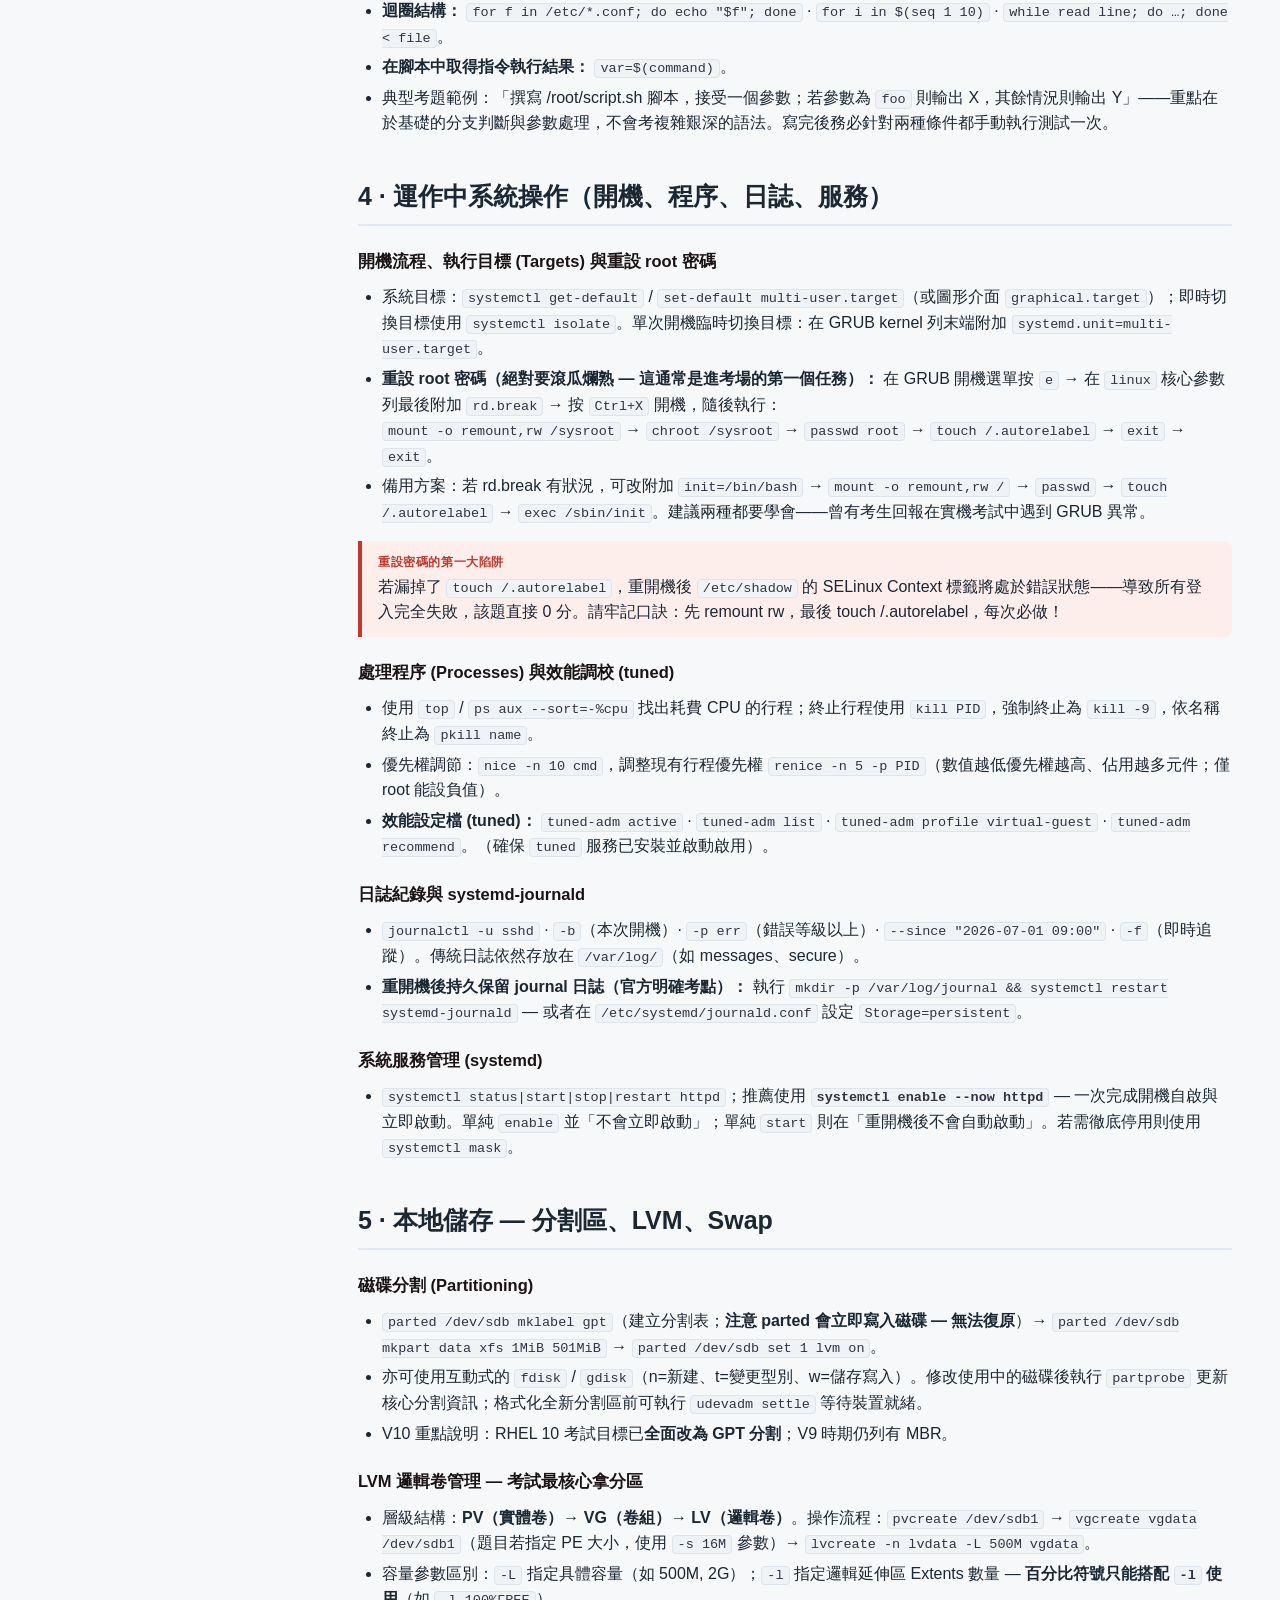
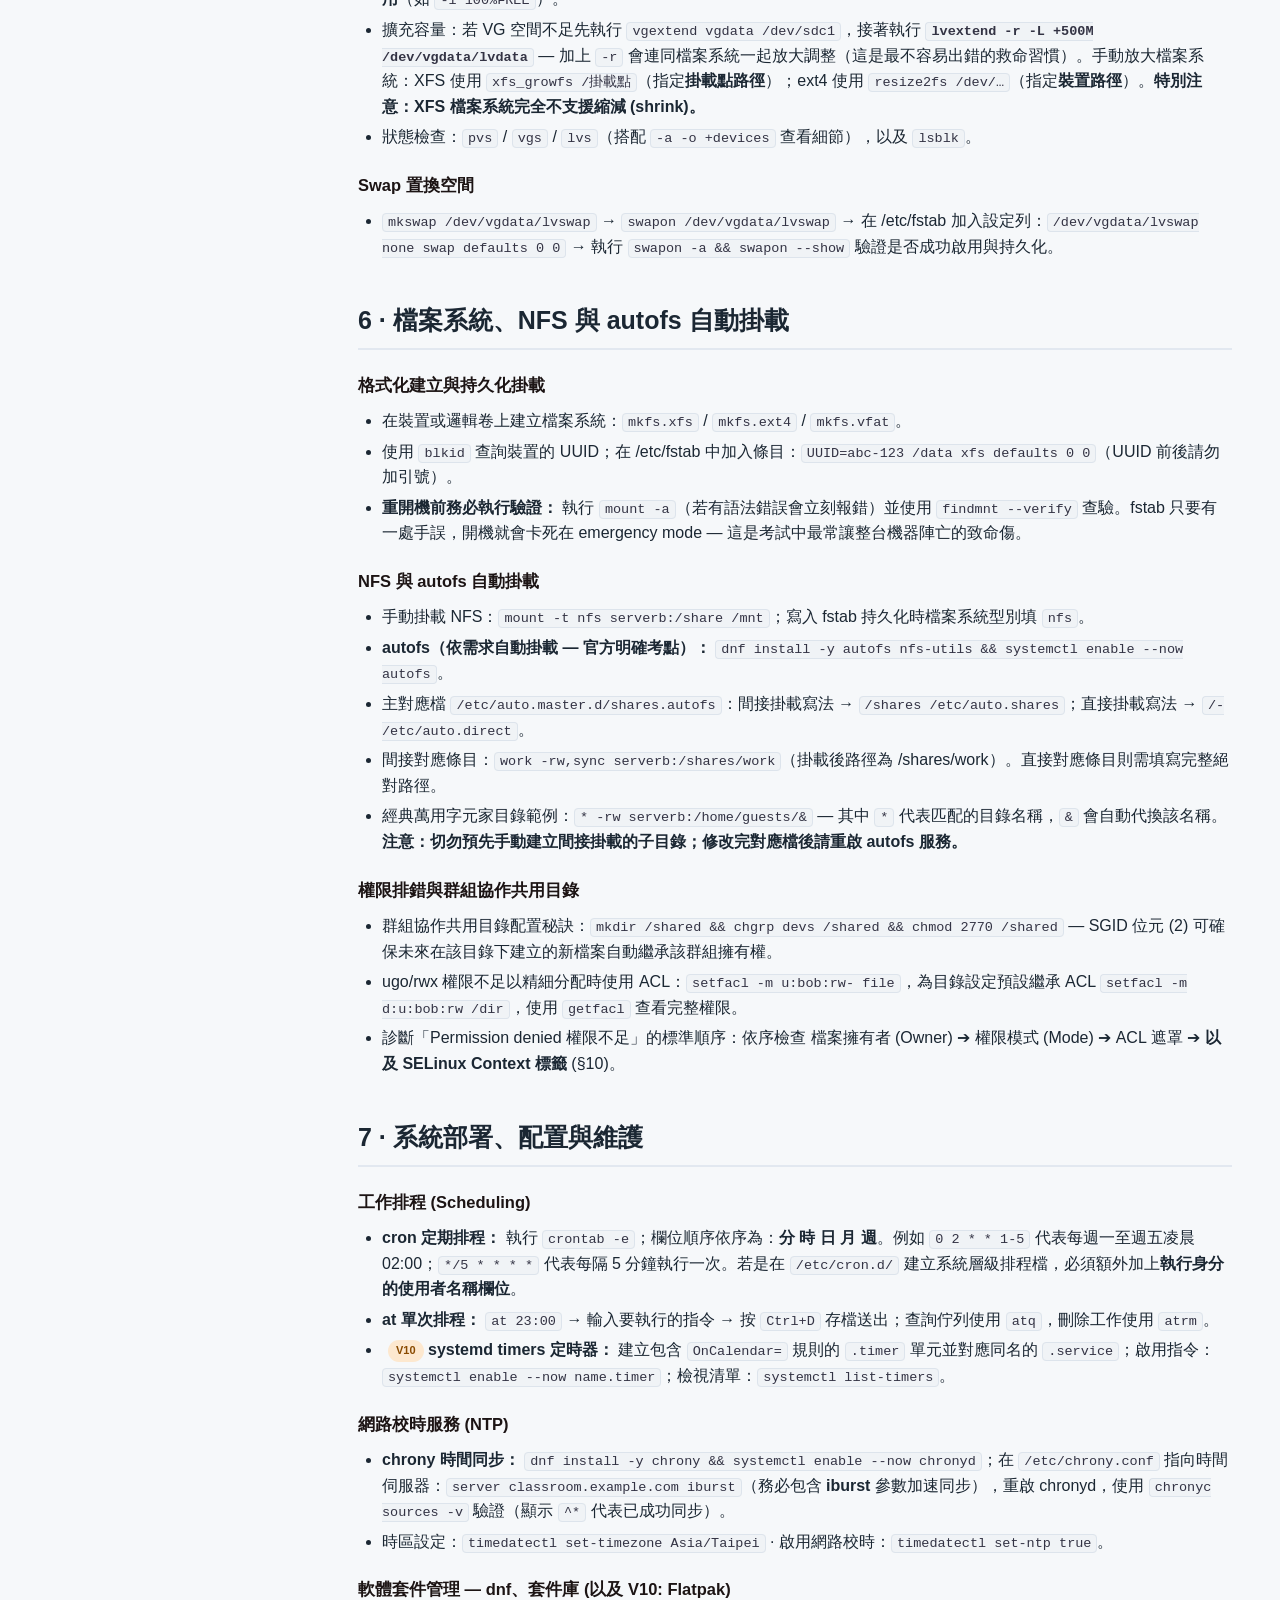
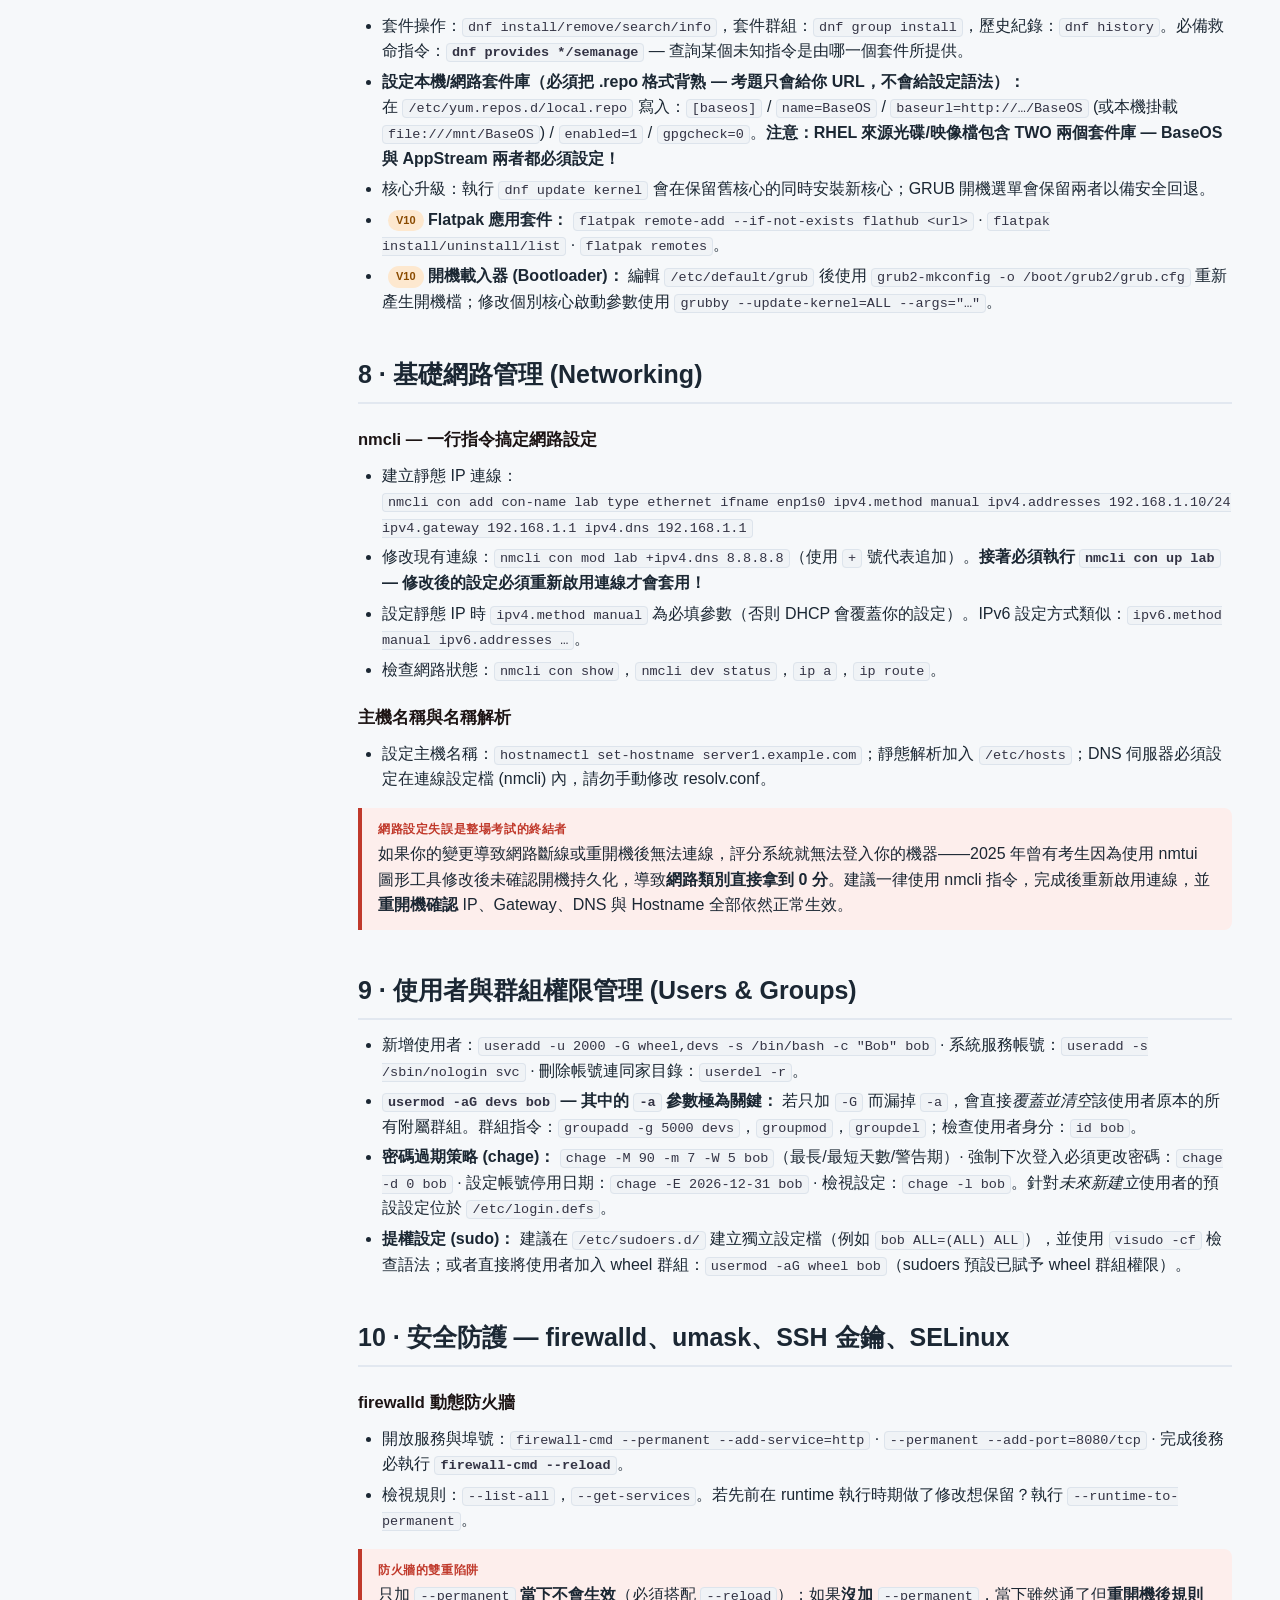
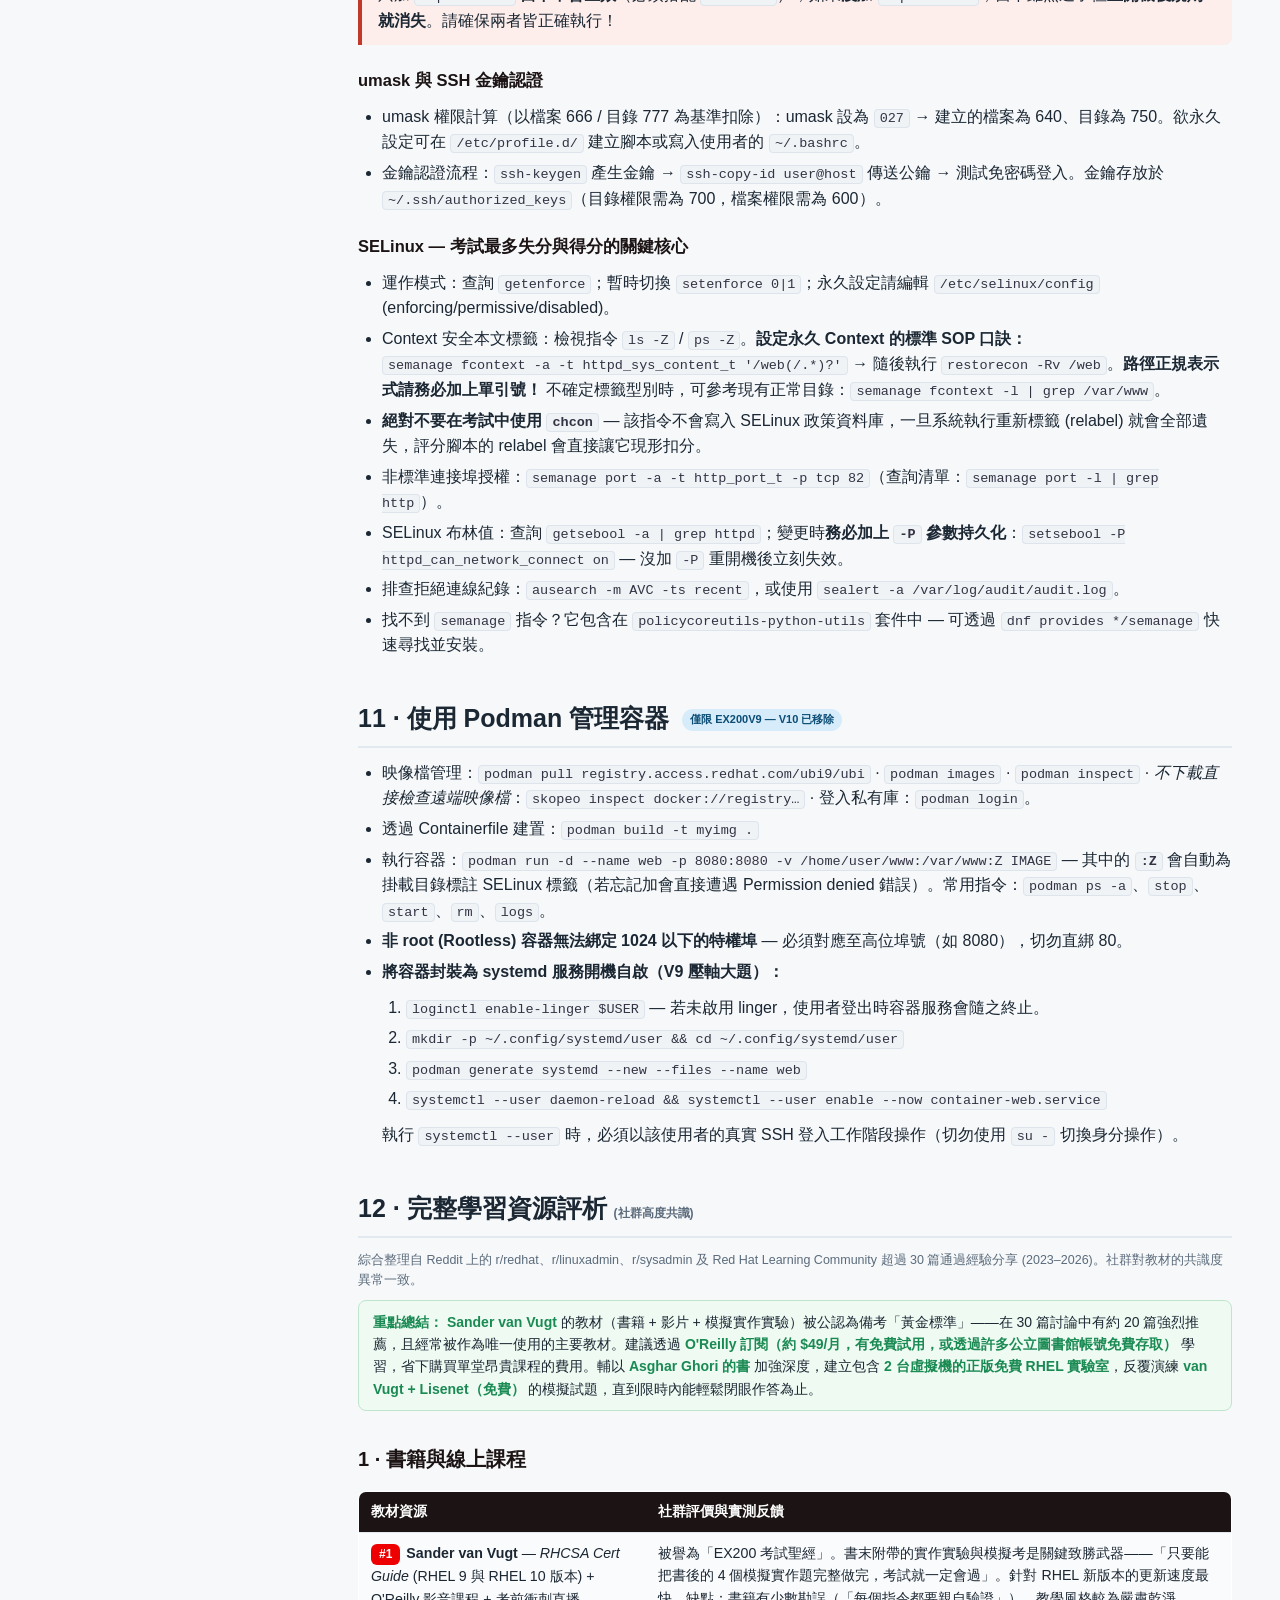
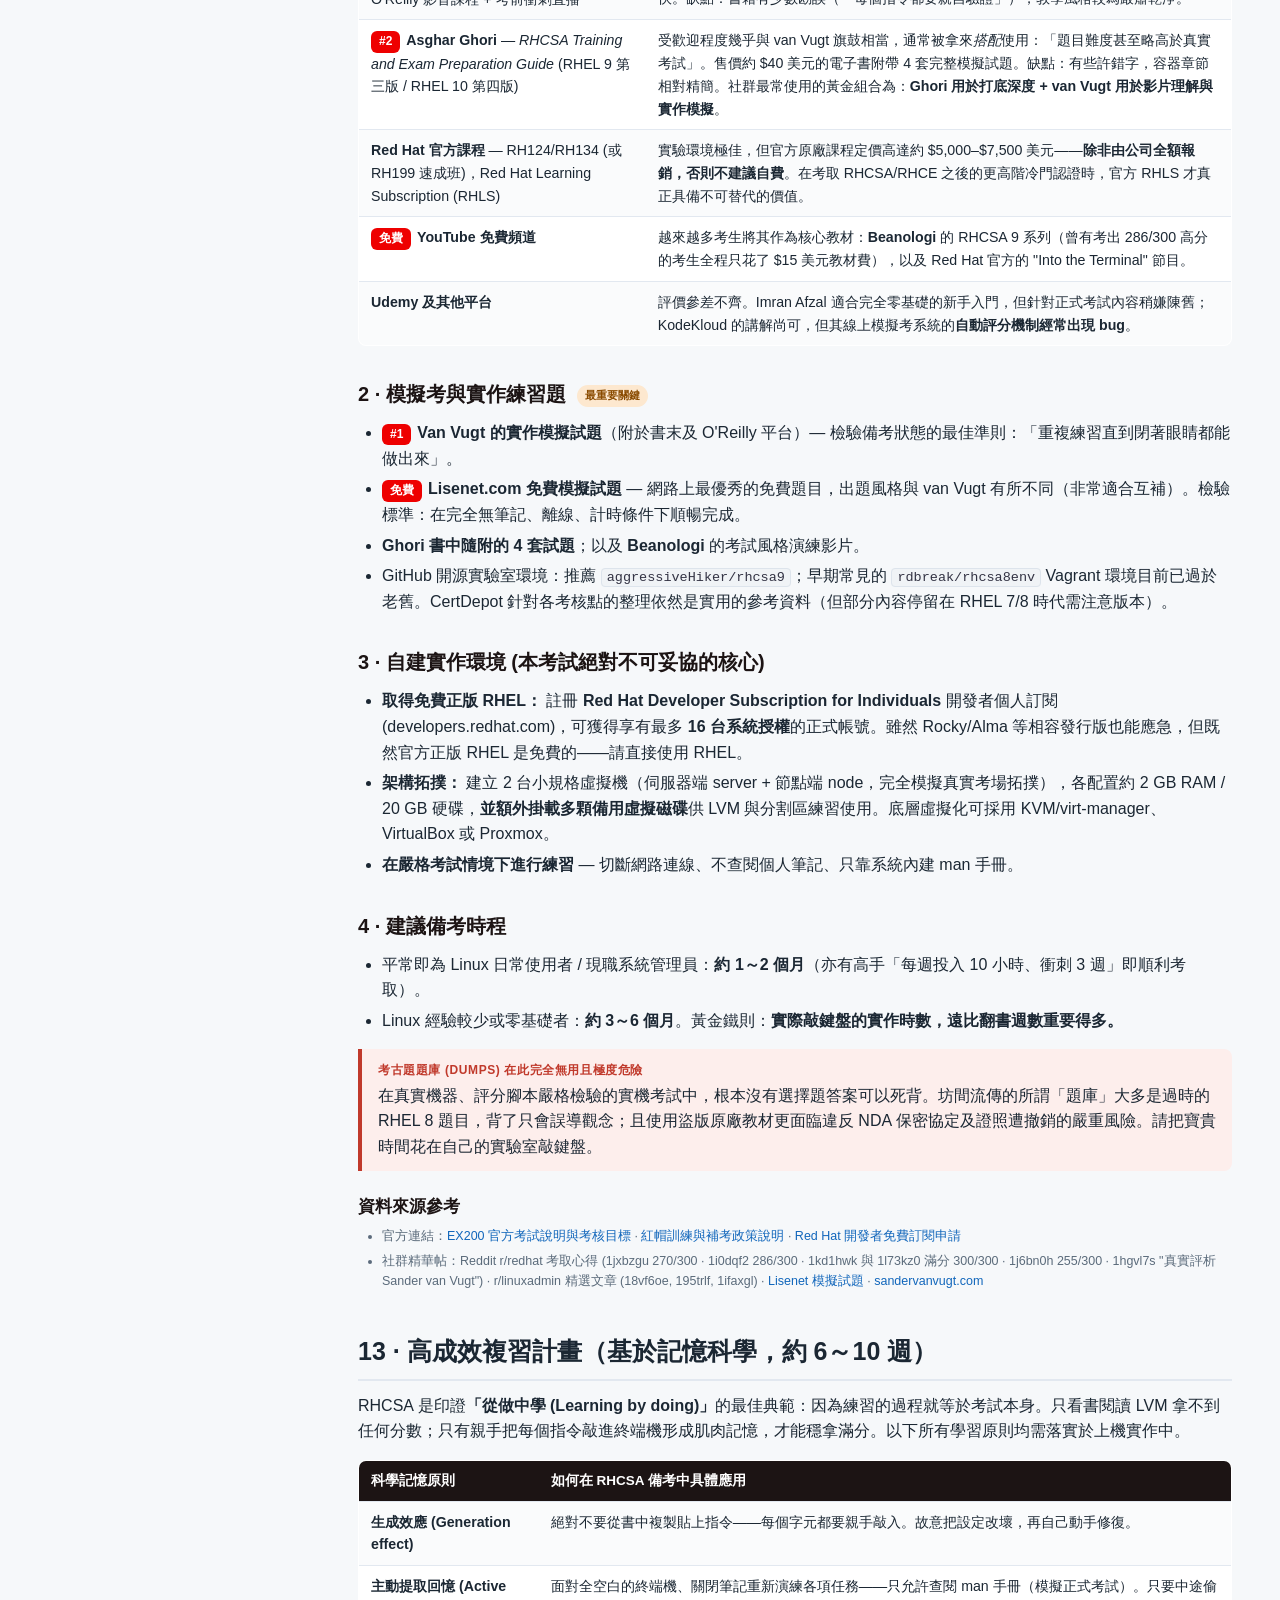
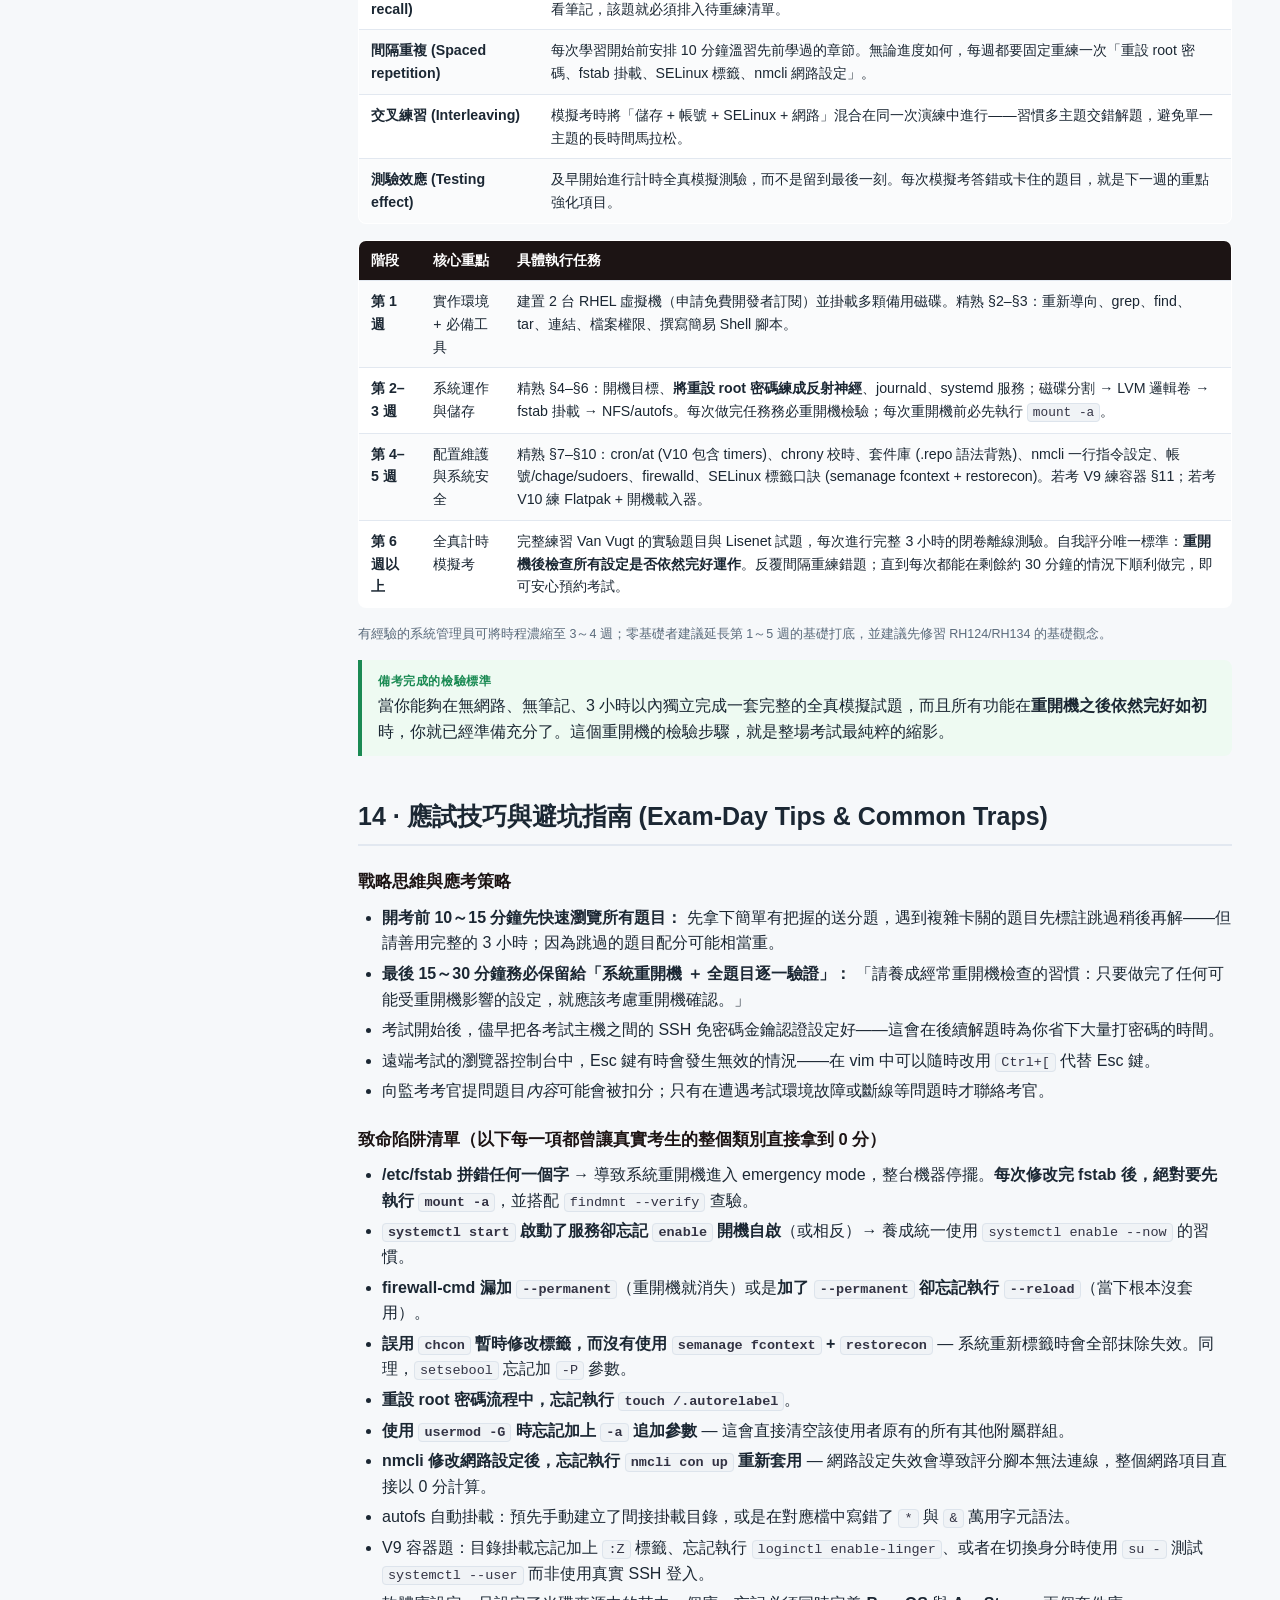
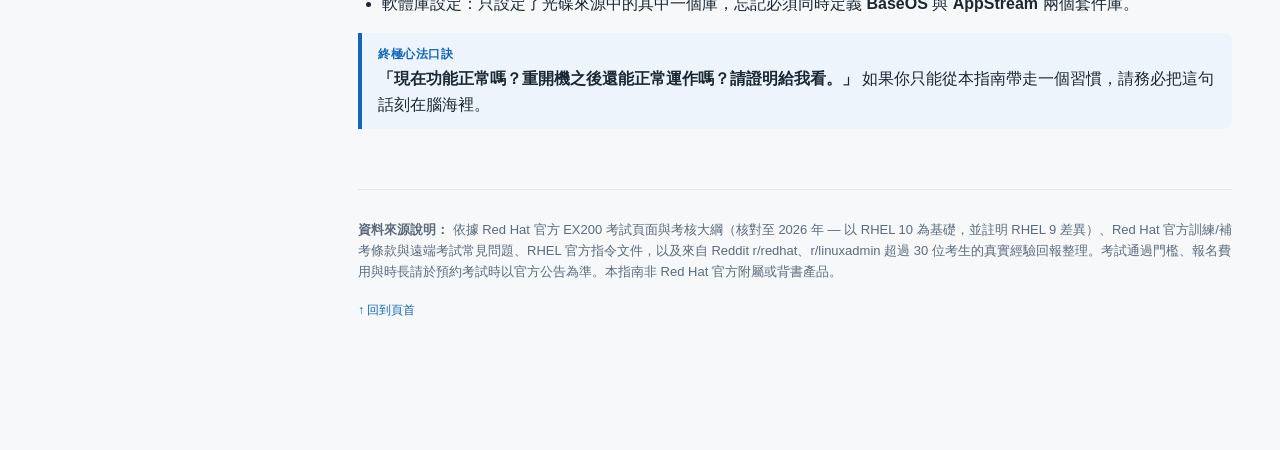
<file: rhcsa/index.html>
<!DOCTYPE html>
<html lang="zh-Hant">
<head>
<meta charset="UTF-8">
<meta name="viewport" content="width=device-width, initial-scale=1.0">
<title>Red Hat RHCSA (EX200) — 考試深度學習指南</title>
<link rel="stylesheet" href="../assets/style.css">
</head>
<body class="theme-redhat">
<div class="layout">

  <nav class="sidebar" id="sidebar">
    <div class="brand">
      <span class="logo">RED HAT · EX200</span>
      <h1>RHCSA — 紅帽認證系統管理員</h1>
      <div class="sub">核心總覽 ＋ 深度備考指南</div>
      <a class="home" href="../index.html">← 所有認證指南</a> &nbsp;·&nbsp; <a class="home" href="cram.html">⚡ 速記重點 (Cram Jam)</a>
    </div>
    <div class="toc" id="toc">
      <div class="group-label">重點總覽 (Overview)</div>
      <a href="#ov-intro">認證介紹與核心價值</a>
      <a href="#ov-version">RHEL 9 vs RHEL 10 版本差異</a>
      <a href="#ov-glance">考試重點一覽</a>
      <a href="#ov-objectives">考核目標與章節對照</a>
      <a href="#ov-materials">推薦教材 (社群共識)</a>
      <a href="#ov-plan">快速學習計畫 (Quick)</a>

      <div class="group-label">深度學習指南 (Thorough Guide)</div>
      <a href="#t-exam">1 · 考試詳情與環境規範</a>
      <a href="#t-tools">2 · 核心工具與文字處理</a>
      <a href="#t-scripts">3 · Shell 腳本撰寫</a>
      <a href="#t-operate">4 · 運作中系統操作（開機/程序/日誌/服務）</a>
      <a href="#t-storage">5 · 本地儲存（分割區、LVM、Swap）</a>
      <a href="#t-fs">6 · 檔案系統、NFS 與 autofs</a>
      <a href="#t-deploy">7 · 系統部署、配置與維護</a>
      <a href="#t-network">8 · 基礎網路管理（nmcli）</a>
      <a href="#t-users">9 · 使用者與群組權限管理</a>
      <a href="#t-security">10 · 安全防護（SELinux、firewalld）</a>
      <a href="#t-containers">11 · 容器管理（EX200V9 專屬）</a>
      <a href="#t-materials">12 · 完整學習資源評析</a>
      <a href="#t-plan">13 · 高成效複習計畫（6～10 週）</a>
      <a href="#t-tips">14 · 應試技巧與避坑指南</a>
    </div>
  </nav>

  <main class="content">
    <div class="hero">
      <h1>紅帽認證系統管理員 (RHCSA)</h1>
      <p><b>EX200 考試。</b>與本網站上的其他所有認證不同，RHCSA 是一門 <b>100% 實機操作</b>的考試：在真實的 RHEL 系統上進行三個小時的實際任務操作——完全沒有選擇題，最終由自動化評分腳本檢驗你的機器配置狀態。它是證明你具備真實 Linux 管理能力的黃金標準，也是通往 RHCE 及整個 Red Hat 認證體系的基石。</p>
      <span class="pill"><b>100%</b> 實機操作實驗</span>
      <span class="pill"><b>3</b> 小時</span>
      <span class="pill">及格分 <b>210</b>/300</span>
      <span class="pill"><b>$500</b> 美元</span>
      <span class="pill">含一次免費補考</span>
      <span class="pill">效期 <b>3 年</b></span>
      <div><a class="crambtn" href="cram.html">⚡ 開啟單頁速記重點 (Cram Jam)</a></div>
    </div>

    <!-- OVERVIEW -->
    <h2 class="part">第一部分 — 核心總覽 (High-Level Overview)</h2>

    <section id="ov-intro">
      <h2>認證介紹與核心價值 (What &amp; Why)</h2>
      <p><b>RHCSA</b> 旨在驗證您是否具備在 Red Hat Enterprise Linux 上執行 Linux 系統管理員核心任務的能力——包括管理使用者、儲存空間、檔案系統、網路、安全防護（SELinux / firewalld）、系統服務以及軟體套件——<b>全程親手操作、面對時間壓力，且僅有 man 線上手冊可供參考</b>。由於這門考試無法靠死背答案通過，因此企業普遍將其視為當今最具公信力與含金量的初中階基礎架構認證之一。</p>
      <div class="callout note"><span class="lbl">貫穿整場考試的唯一最高鐵則</span> 引用 Red Hat 官方原話：<b>「所有配置必須在重開機後依然生效，無需任何人工介入 (configurations must persist after reboot without intervention)。」</b> 任何當下能運作、但重開機後失效的設定，一律得 0 分。因此本指南中的每個主題，最終目的都是「……並確保在重開機後依然完好生效」。</div>
    </section>

    <section id="ov-version">
      <h2>⚠️ RHEL 9 vs RHEL 10 — 請確認您報考的版本</h2>
      <div class="callout"><span class="lbl">版本分流 (2026)</span> 官方 EX200 頁面現已註明考試<b>以 RHEL 10 為基礎</b>。但 RHEL 9 版本 (EX200V9) 在退場過渡期內可能仍可供選擇——<b>預約考試時需自行勾選版本，因此請在備考前確認您報考的版本</b>。截至目前，社群中大多數考取經驗回報仍是以 RHEL 9 為主。兩者約有 85–90% 的內容完全相同，其主要差異如下：</div>
      <table>
        <tr><th>項目</th><th>EX200V9 (RHEL 9)</th><th>EX200V10 (RHEL 10)</th></tr>
        <tr><td><b>容器 (Containers)</b></td><td>✔ 包含 Podman 考核目標（執行、註冊為 systemd 服務、持久化儲存）</td><td><b>已完全移除</b></td></tr>
        <tr><td><b>軟體套件管理</b></td><td>dnf + 套件庫 (包含 modularity 模組)</td><td>全新「管理軟體」分類新增 <b>Flatpak</b>；移除 dnf modularity</td></tr>
        <tr><td><b>排程任務</b></td><td>at + cron</td><td>at + cron + <b>systemd timer 定時器單元</b></td></tr>
        <tr><td><b>V10 其他變動</b></td><td>—</td><td><b>修改系統開機載入器 (Bootloader)</b>；僅支援 GPT 分割（已移除 MBR）</td></tr>
      </table>
      <p>本指南完整涵蓋<b>兩者</b>：所有共同考核項目，以及專屬於 V9 容器的 §11，並在 §7 內文中註記 V10 新增重點（Flatpak、timers、開機載入器）。</p>
    </section>

    <section id="ov-glance">
      <h2>考試重點一覽 (Exam at a Glance)</h2>
      <table>
        <tr><th>項目</th><th>詳細說明</th></tr>
        <tr><td>考試代碼</td><td>EX200 (RHCSA)</td></tr>
        <tr><td>考試形式</td><td><b>上機實機操作實驗 (Performance-based Lab)</b> — 無任何選擇題；由自動化評分腳本依據系統最終狀態判定成績</td></tr>
        <tr><td>考試時間</td><td>3 小時（預約時請再次確認）</td></tr>
        <tr><td>及格分數</td><td><b>210 / 300</b> (70%)</td></tr>
        <tr><td>考試費用</td><td>$500 美元（因地區而異）；個人考試包含<b>一次免費補考機會</b>（需於購買後 1 年內使用；實體課堂隨堂考試除外）</td></tr>
        <tr><td>考試方式</td><td>線上遠端測驗（使用自備 x86_64 電腦透過 Red Hat Live USB 開機、真人考官線上監考、考前 2～3 天需完成硬體相容性測試）· 實體測驗中心 Kiosk 機台 · 官方實體訓練課程後隨堂考試</td></tr>
        <tr><td>允許參考資源</td><td>禁止使用網際網路、禁止攜帶任何筆記。<b>系統內建的 man 手冊、<code>--help</code>、info 以及 <code>/usr/share/doc</code> 均可自由查閱</b> — 務必學會從中挖掘範例與語法。</td></tr>
        <tr><td>先備條件</td><td>無強制要求（建議具備 RH124 + RH134、RH199 課程程度或等同的 Linux 實務經驗）</td></tr>
        <tr><td>成績公布與效期</td><td>透過 Email 發送通過/未通過結果以及各類別得分百分比（通常於數小時內寄達，官方保證 ≤3 個工作天內）· 證照效期 3 年</td></tr>
      </table>
      <p><a class="jump" href="#t-exam">→ 深入研讀：§1 考試詳情與評分機制</a></p>
    </section>

    <section id="ov-objectives">
      <h2>考核目標與章節對照</h2>
      <p>Red Hat 官方未公布各主題配分比重 — 任何類別都有可能出現。官方技能分類與本指南各章節對應如下：</p>
      <table>
        <tr><th>官方考核類別</th><th>對應深度章節</th></tr>
        <tr><td>理解並使用必備工具 (Understand and use essential tools)</td><td><a class="jump" href="#t-tools">→ §2</a></td></tr>
        <tr><td>建立簡易 Shell 腳本 (Create simple shell scripts)</td><td><a class="jump" href="#t-scripts">→ §3</a></td></tr>
        <tr><td>運作中系統操作：開機、行程、日誌、服務 (Operate running systems)</td><td><a class="jump" href="#t-operate">→ §4</a></td></tr>
        <tr><td>設定本地儲存：分割區、LVM、Swap (Configure local storage)</td><td><a class="jump" href="#t-storage">→ §5</a></td></tr>
        <tr><td>建立與設定檔案系統：xfs/ext4/vfat、NFS、autofs (Create and configure file systems)</td><td><a class="jump" href="#t-fs">→ §6</a></td></tr>
        <tr><td>部署、設定與維護系統：排程、服務、時間、軟體 (Deploy, configure, maintain) <span class="tag d1">V10 包含 Flatpak/timers/bootloader</span></td><td><a class="jump" href="#t-deploy">→ §7</a></td></tr>
        <tr><td>管理基本網路功能：nmcli、主機名稱、防火牆 (Manage basic networking)</td><td><a class="jump" href="#t-network">→ §8</a></td></tr>
        <tr><td>管理使用者與群組 (Manage users and groups)</td><td><a class="jump" href="#t-users">→ §9</a></td></tr>
        <tr><td>管理安全防護：firewalld、umask、SSH 金鑰、SELinux (Manage security)</td><td><a class="jump" href="#t-security">→ §10</a></td></tr>
        <tr><td>管理容器：Podman (Manage containers) <span class="tag d2">僅限 V9</span></td><td><a class="jump" href="#t-containers">→ §11</a></td></tr>
      </table>
    </section>

    <section id="ov-materials">
      <h2>推薦學習教材 <span class="kbd">(社群高度共識)</span></h2>
      <div class="consensus"><b>社群一致推薦的學習組合：</b> <b>Sander van Vugt</b> 的教材（書籍 + 影片 + 模擬實作考題 — 被譽為「黃金標準」，建議透過 <b>O'Reilly 訂閱約 $49/月 或許多公立圖書館免費入口</b> 取得，比單買划算許多）➔ 可選搭配 <b>Asghar Ghori</b> 的書籍進行深入練習 ➔ 在自家電腦建置 <b>2 台虛擬機的實作實驗室，安裝正版免費的 RHEL</b>（利用 Red Hat Developer 開發者個人訂閱，享 16 個免費授權）➔ 瘋狂刷 <b>van Vugt 與 Lisenet（免費）的模擬試題</b>，直到能在限時內完全不看筆記獨立完成，且所有配置重開機後依然完好生效為止。</div>
      <p><a class="jump" href="#t-materials">→ 查看完整教材清單與來源評析 (§12)</a></p>
    </section>

    <section id="ov-plan">
      <h2>快速學習計畫 (Quick Version)</h2>
      <ol>
        <li><b>第一天立刻建立實作環境</b>：安裝 2 台 RHEL 虛擬機。之後的每一小時學習都必須是親手上機操作。</li>
        <li><b>將考核目標當作實作任務</b>，而不是當作課文閱讀：完成每一項任務後，<b>立刻重開機並驗證</b>——「開機能持久化」才是這門考試的核心。</li>
        <li><b>刻意練習盲打喚起記憶 (Active Retrieval)</b>：關閉所有筆記，面對全空白的終端機重新演練各項任務，僅查閱 man 手冊（完全模擬考試真實環境）。</li>
        <li><b>計時全真模擬考</b>：練習 van Vugt 與 Lisenet 的模擬試題，每次進行完整 3 小時的離線模擬。直到能在充裕時間內輕鬆做完時，再去預約正式考試。</li>
      </ol>
      <p><a class="jump" href="#t-plan">→ 查看以長期記憶理論設計的詳細計畫 (§13)</a> · <a class="jump" href="cram.html">⚡ 速記重點 (Cram Jam)</a></p>
    </section>

    <!-- THOROUGH -->
    <h2 class="part">第二部分 — 深度學習指南 (Thorough Study Guide)</h2>

    <section id="t-exam">
      <h2>1 · 考試詳情與評分機制 (Exam Details &amp; Format)</h2>
      <ul>
        <li><b>你將面對真實的系統與任務清單：</b> 題目形式例如：「在卷組 vgdata 中建立一個名稱為 lvdata、大小為 500 MiB 的邏輯卷，格式化為 XFS，並持久化掛載於 /data。」評分腳本隨後會檢查機器的最終狀態——<i>你用什麼方式達成並不重要</i>；重要的是<b>功能運作正常且重開機後依然生效</b>。</li>
        <li><b>各任務與類別存在部分給分機制：</b> 成績單 Email 會顯示各考核目標的得分百分比——但不會提供具體扣分原因。許多考生回報某些項目意外拿到 0 分，通常是因為評分腳本檢驗極為嚴格，尤其是漏掉了重開機持久化設定。</li>
        <li><b>弄壞系統只要修好就不會扣分：</b> 但如果評分時系統無法正常開機，該機器所有題目將直接判定為 0 分！因此在修改 fstab 或開機載入器時，必須兼顧大膽嘗試與細心查驗。</li>
        <li><b>線上遠端考試注意事項：</b> 必須使用自備電腦透過 Red Hat Live USB 開機、使用外接網路攝影機進行 360 度房間環境掃描、僅限單一螢幕、桌面必須完全淨空（遠端考試禁止攜帶任何紙張，實體考場則允許空白草稿紙）、考前 2～3 天必須完成相容性測試。實體測驗中心的 Kiosk 考機則可避開這些繁瑣限制——Reddit 上多位考生直言遠端考試的心理壓力比實體考場高出一個數量級。</li>
        <li><b>免費補考福利：</b> 購買個人考試均包含一次重考機會，若未通過或未出席 (NO PASS/NO SHOW)，可在 1 年內免費預約補考一次。</li>
      </ul>
      <div class="callout tip"><span class="lbl">系統文件是你的救命稻草</span> 練習解題時，請<b>只依賴</b> <code>man</code>、<code>--help</code> 以及 <code>/usr/share/doc</code>。特別注意帶有 EXAMPLES（範例）段落的高價值手冊頁：<code>man semanage-fcontext</code>、<code>man 5 fstab</code>、<code>man 5 crontab</code>、<code>man lvcreate</code>、<code>man 8 mount</code>。清楚知道範例寫在哪裡，價值等同於死記硬背。</div>
    </section>

    <section id="t-tools">
      <h2>2 · 核心工具與文字處理 (Essential Tools)</h2>
      <h4>重新導向與文字處理</h4>
      <ul>
        <li>重新導向：<code>&gt;</code> 覆蓋寫入，<code>&gt;&gt;</code> 附加寫入，<code>2&gt;</code> 標準錯誤輸出 (stderr)，<code>&amp;&gt;</code> 同時導向標準輸出與錯誤輸出，<code>|</code> 管道管線，<code>2&gt;&amp;1</code> 將 stderr 合併至 stdout。</li>
        <li><code>grep -i</code>（忽略大小寫）<code>-v</code>（反向選取）<code>-r</code>（遞迴目錄搜尋）<code>-E</code>（延伸正規表示式）<code>-l</code>（僅列出檔名）。正規表示式定位錨點 <code>^</code>（列首）<code>$</code>（列尾），字元集合 <code>[abc]</code>，重複次數 <code>*</code> <code>+</code>。</li>
        <li>經典考題形式：「找出檔案 Y 中所有包含關鍵字 X 的列，並將結果存至 /root/answer」→ <code>grep 'X' Y &gt; /root/answer</code> — 對評分腳本而言，輸出的檔案路徑與檔名絕對不能有任何差錯。</li>
      </ul>
      <h4>檔案、連結、壓縮封存與 find 搜尋</h4>
      <ul>
        <li>打包封存：<code>tar -czf a.tar.gz /etc</code>（<code>z</code>=gzip，<code>j</code>=bzip2，<code>J</code>=xz）· 解壓縮：<code>tar -xzf a.tar.gz -C /dest</code> · 列出內容：<code>tar -tf</code>。單一檔案壓縮使用 <code>gzip</code>/<code>bzip2</code>，解壓縮使用 <code>gunzip</code>/<code>bunzip2</code>。</li>
        <li><b>硬連結 (Hard link, <code>ln</code>)</b> = 指向同一個 inode，僅限於同一個檔案系統內，刪除原始檔案後連結依然有效。<b>符號連結 (Soft/Symbolic link, <code>ln -s</code>)</b> = 透過路徑指向目標，可跨越不同檔案系統，目標移動或刪除時連結即失效 (Broken link)。</li>
        <li><code>find /home -user bob -exec cp -p {} /root/found/ \;</code> · <code>find / -perm -4000</code>（搜尋 SUID 權限）· <code>-size +100M</code> · <code>-name "*.conf"</code>。其中 <code>-exec … {} \;</code> 指令格式是考試的高頻常客。</li>
        <li>權限管理：<code>chmod u+x / 754 …</code>，<code>chown user:group</code>，<code>chgrp</code>。特殊權限位元：SUID 為 4，SGID 為 2，Sticky bit 為 1（例如群組協作共用目錄常用的 <code>chmod 2770</code>）。</li>
        <li>遠端連線與傳輸：<code>ssh user@host</code>，<code>scp file user@host:/path</code>，<code>rsync -av</code>，<code>sftp</code>。</li>
      </ul>
    </section>

    <section id="t-scripts">
      <h2>3 · Shell 腳本撰寫 (Shell Scripts)</h2>
      <ul>
        <li>腳本開頭宣告 <code>#!/bin/bash</code>；並加上執行權限 <code>chmod +x</code>。傳入參數：<code>$1 $2 …</code>，所有參數列表 <code>$@</code>，參數總數 <code>$#</code>，前一指令結束狀態代碼 <code>$?</code>。</li>
        <li><b>條件判斷式：</b> <code>if [ "$1" = "start" ]; then … elif … else … fi</code>。常用測試旗標：<code>-f</code> 檔案存在，<code>-d</code> 目錄存在，<code>-z</code> 字串為空；數值比較 <code>-eq -ne -gt -lt</code>。請養成將變數加上雙引號的習慣。</li>
        <li><b>迴圈結構：</b> <code>for f in /etc/*.conf; do echo "$f"; done</code> · <code>for i in $(seq 1 10)</code> · <code>while read line; do …; done &lt; file</code>。</li>
        <li><b>在腳本中取得指令執行結果：</b> <code>var=$(command)</code>。</li>
        <li>典型考題範例：「撰寫 /root/script.sh 腳本，接受一個參數；若參數為 <code>foo</code> 則輸出 X，其餘情況則輸出 Y」——重點在於基礎的分支判斷與參數處理，不會考複雜艱深的語法。寫完後務必針對兩種條件都手動執行測試一次。</li>
      </ul>
    </section>

    <section id="t-operate">
      <h2>4 · 運作中系統操作（開機、程序、日誌、服務）</h2>
      <h4>開機流程、執行目標 (Targets) 與重設 root 密碼</h4>
      <ul>
        <li>系統目標：<code>systemctl get-default</code> / <code>set-default multi-user.target</code>（或圖形介面 <code>graphical.target</code>）；即時切換目標使用 <code>systemctl isolate</code>。單次開機臨時切換目標：在 GRUB kernel 列末端附加 <code>systemd.unit=multi-user.target</code>。</li>
        <li><b>重設 root 密碼（絕對要滾瓜爛熟 — 這通常是進考場的第一個任務）：</b> 在 GRUB 開機選單按 <code>e</code> → 在 <code>linux</code> 核心參數列最後附加 <code>rd.break</code> → 按 <code>Ctrl+X</code> 開機，隨後執行：
          <br><code>mount -o remount,rw /sysroot</code> → <code>chroot /sysroot</code> → <code>passwd root</code> → <code>touch /.autorelabel</code> → <code>exit</code> → <code>exit</code>。</li>
        <li>備用方案：若 rd.break 有狀況，可改附加 <code>init=/bin/bash</code> → <code>mount -o remount,rw /</code> → <code>passwd</code> → <code>touch /.autorelabel</code> → <code>exec /sbin/init</code>。建議兩種都要學會——曾有考生回報在實機考試中遇到 GRUB 異常。</li>
      </ul>
      <div class="callout trap"><span class="lbl">重設密碼的第一大陷阱</span> 若漏掉了 <code>touch /.autorelabel</code>，重開機後 <code>/etc/shadow</code> 的 SELinux Context 標籤將處於錯誤狀態——導致所有登入完全失敗，該題直接 0 分。請牢記口訣：先 remount rw，最後 touch /.autorelabel，每次必做！</div>
      <h4>處理程序 (Processes) 與效能調校 (tuned)</h4>
      <ul>
        <li>使用 <code>top</code> / <code>ps aux --sort=-%cpu</code> 找出耗費 CPU 的行程；終止行程使用 <code>kill PID</code>，強制終止為 <code>kill -9</code>，依名稱終止為 <code>pkill name</code>。</li>
        <li>優先權調節：<code>nice -n 10 cmd</code>，調整現有行程優先權 <code>renice -n 5 -p PID</code>（數值越低優先權越高、佔用越多元件；僅 root 能設負值）。</li>
        <li><b>效能設定檔 (tuned)：</b> <code>tuned-adm active</code> · <code>tuned-adm list</code> · <code>tuned-adm profile virtual-guest</code> · <code>tuned-adm recommend</code>。（確保 <code>tuned</code> 服務已安裝並啟動啟用）。</li>
      </ul>
      <h4>日誌紀錄與 systemd-journald</h4>
      <ul>
        <li><code>journalctl -u sshd</code> · <code>-b</code>（本次開機）· <code>-p err</code>（錯誤等級以上）· <code>--since "2026-07-01 09:00"</code> · <code>-f</code>（即時追蹤）。傳統日誌依然存放在 <code>/var/log/</code>（如 messages、secure）。</li>
        <li><b>重開機後持久保留 journal 日誌（官方明確考點）：</b> 執行 <code>mkdir -p /var/log/journal &amp;&amp; systemctl restart systemd-journald</code> — 或者在 <code>/etc/systemd/journald.conf</code> 設定 <code>Storage=persistent</code>。</li>
      </ul>
      <h4>系統服務管理 (systemd)</h4>
      <ul>
        <li><code>systemctl status|start|stop|restart httpd</code>；推薦使用 <b><code>systemctl enable --now httpd</code></b> — 一次完成開機自啟與立即啟動。單純 <code>enable</code> 並「不會立即啟動」；單純 <code>start</code> 則在「重開機後不會自動啟動」。若需徹底停用則使用 <code>systemctl mask</code>。</li>
      </ul>
    </section>

    <section id="t-storage">
      <h2>5 · 本地儲存 — 分割區、LVM、Swap</h2>
      <h4>磁碟分割 (Partitioning)</h4>
      <ul>
        <li><code>parted /dev/sdb mklabel gpt</code>（建立分割表；<b>注意 parted 會立即寫入磁碟 — 無法復原</b>）→ <code>parted /dev/sdb mkpart data xfs 1MiB 501MiB</code> → <code>parted /dev/sdb set 1 lvm on</code>。</li>
        <li>亦可使用互動式的 <code>fdisk</code> / <code>gdisk</code>（n=新建、t=變更型別、w=儲存寫入）。修改使用中的磁碟後執行 <code>partprobe</code> 更新核心分割資訊；格式化全新分割區前可執行 <code>udevadm settle</code> 等待裝置就緒。</li>
        <li>V10 重點說明：RHEL 10 考試目標已<b>全面改為 GPT 分割</b>；V9 時期仍列有 MBR。</li>
      </ul>
      <h4>LVM 邏輯卷管理 — 考試最核心拿分區</h4>
      <ul>
        <li>層級結構：<b>PV（實體卷）→ VG（卷組）→ LV（邏輯卷）</b>。操作流程：<code>pvcreate /dev/sdb1</code> → <code>vgcreate vgdata /dev/sdb1</code>（題目若指定 PE 大小，使用 <code>-s 16M</code> 參數）→ <code>lvcreate -n lvdata -L 500M vgdata</code>。</li>
        <li>容量參數區別：<code>-L</code> 指定具體容量（如 500M, 2G）；<code>-l</code> 指定邏輯延伸區 Extents 數量 — <b>百分比符號只能搭配 <code>-l</code> 使用</b>（如 <code>-l 100%FREE</code>）。</li>
        <li>擴充容量：若 VG 空間不足先執行 <code>vgextend vgdata /dev/sdc1</code>，接著執行 <b><code>lvextend -r -L +500M /dev/vgdata/lvdata</code></b> — 加上 <code>-r</code> 會連同檔案系統一起放大調整（這是最不容易出錯的救命習慣）。手動放大檔案系統：XFS 使用 <code>xfs_growfs /掛載點</code>（指定<b>掛載點路徑</b>）；ext4 使用 <code>resize2fs /dev/…</code>（指定<b>裝置路徑</b>）。<b>特別注意：XFS 檔案系統完全不支援縮減 (shrink)。</b></li>
        <li>狀態檢查：<code>pvs</code> / <code>vgs</code> / <code>lvs</code>（搭配 <code>-a -o +devices</code> 查看細節），以及 <code>lsblk</code>。</li>
      </ul>
      <h4>Swap 置換空間</h4>
      <ul>
        <li><code>mkswap /dev/vgdata/lvswap</code> → <code>swapon /dev/vgdata/lvswap</code> → 在 /etc/fstab 加入設定列：<code>/dev/vgdata/lvswap none swap defaults 0 0</code> → 執行 <code>swapon -a &amp;&amp; swapon --show</code> 驗證是否成功啟用與持久化。</li>
      </ul>
    </section>

    <section id="t-fs">
      <h2>6 · 檔案系統、NFS 與 autofs 自動掛載</h2>
      <h4>格式化建立與持久化掛載</h4>
      <ul>
        <li>在裝置或邏輯卷上建立檔案系統：<code>mkfs.xfs</code> / <code>mkfs.ext4</code> / <code>mkfs.vfat</code>。</li>
        <li>使用 <code>blkid</code> 查詢裝置的 UUID；在 /etc/fstab 中加入條目：<code>UUID=abc-123  /data  xfs  defaults  0 0</code>（UUID 前後請勿加引號）。</li>
        <li><b>重開機前務必執行驗證：</b> 執行 <code>mount -a</code>（若有語法錯誤會立刻報錯）並使用 <code>findmnt --verify</code> 查驗。fstab 只要有一處手誤，開機就會卡死在 emergency mode — 這是考試中最常讓整台機器陣亡的致命傷。</li>
      </ul>
      <h4>NFS 與 autofs 自動掛載</h4>
      <ul>
        <li>手動掛載 NFS：<code>mount -t nfs serverb:/share /mnt</code>；寫入 fstab 持久化時檔案系統型別填 <code>nfs</code>。</li>
        <li><b>autofs（依需求自動掛載 — 官方明確考點）：</b> <code>dnf install -y autofs nfs-utils &amp;&amp; systemctl enable --now autofs</code>。</li>
        <li>主對應檔 <code>/etc/auto.master.d/shares.autofs</code>：間接掛載寫法 → <code>/shares /etc/auto.shares</code>；直接掛載寫法 → <code>/- /etc/auto.direct</code>。</li>
        <li>間接對應條目：<code>work -rw,sync serverb:/shares/work</code>（掛載後路徑為 /shares/work）。直接對應條目則需填寫完整絕對路徑。</li>
        <li>經典萬用字元家目錄範例：<code>* -rw serverb:/home/guests/&amp;</code> — 其中 <code>*</code> 代表匹配的目錄名稱，<code>&amp;</code> 會自動代換該名稱。<b>注意：切勿預先手動建立間接掛載的子目錄；修改完對應檔後請重啟 autofs 服務。</b></li>
      </ul>
      <h4>權限排錯與群組協作共用目錄</h4>
      <ul>
        <li>群組協作共用目錄配置秘訣：<code>mkdir /shared &amp;&amp; chgrp devs /shared &amp;&amp; chmod 2770 /shared</code> — SGID 位元 (2) 可確保未來在該目錄下建立的新檔案自動繼承該群組擁有權。</li>
        <li>ugo/rwx 權限不足以精細分配時使用 ACL：<code>setfacl -m u:bob:rw- file</code>，為目錄設定預設繼承 ACL <code>setfacl -m d:u:bob:rw /dir</code>，使用 <code>getfacl</code> 查看完整權限。</li>
        <li>診斷「Permission denied 權限不足」的標準順序：依序檢查 檔案擁有者 (Owner) ➔ 權限模式 (Mode) ➔ ACL 遮罩 ➔ <b>以及 SELinux Context 標籤</b> (§10)。</li>
      </ul>
    </section>

    <section id="t-deploy">
      <h2>7 · 系統部署、配置與維護</h2>
      <h4>工作排程 (Scheduling)</h4>
      <ul>
        <li><b>cron 定期排程：</b> 執行 <code>crontab -e</code>；欄位順序依序為：<b>分 時 日 月 週</b>。例如 <code>0 2 * * 1-5</code> 代表每週一至週五凌晨 02:00；<code>*/5 * * * *</code> 代表每隔 5 分鐘執行一次。若是在 <code>/etc/cron.d/</code> 建立系統層級排程檔，必須額外加上<b>執行身分的使用者名稱欄位</b>。</li>
        <li><b>at 單次排程：</b> <code>at 23:00</code> → 輸入要執行的指令 → 按 <code>Ctrl+D</code> 存檔送出；查詢佇列使用 <code>atq</code>，刪除工作使用 <code>atrm</code>。</li>
        <li><span class="tag d1">V10</span> <b>systemd timers 定時器：</b> 建立包含 <code>OnCalendar=</code> 規則的 <code>.timer</code> 單元並對應同名的 <code>.service</code>；啟用指令：<code>systemctl enable --now name.timer</code>；檢視清單：<code>systemctl list-timers</code>。</li>
      </ul>
      <h4>網路校時服務 (NTP)</h4>
      <ul>
        <li><b>chrony 時間同步：</b> <code>dnf install -y chrony &amp;&amp; systemctl enable --now chronyd</code>；在 <code>/etc/chrony.conf</code> 指向時間伺服器：<code>server classroom.example.com iburst</code>（務必包含 <b>iburst</b> 參數加速同步），重啟 chronyd，使用 <code>chronyc sources -v</code> 驗證（顯示 <code>^*</code> 代表已成功同步）。</li>
        <li>時區設定：<code>timedatectl set-timezone Asia/Taipei</code> · 啟用網路校時：<code>timedatectl set-ntp true</code>。</li>
      </ul>
      <h4>軟體套件管理 — dnf、套件庫 (以及 V10: Flatpak)</h4>
      <ul>
        <li>套件操作：<code>dnf install/remove/search/info</code>，套件群組：<code>dnf group install</code>，歷史紀錄：<code>dnf history</code>。必備救命指令：<b><code>dnf provides */semanage</code></b> — 查詢某個未知指令是由哪一個套件所提供。</li>
        <li><b>設定本機/網路套件庫（必須把 .repo 格式背熟 — 考題只會給你 URL，不會給設定語法）：</b>
          <br>在 <code>/etc/yum.repos.d/local.repo</code> 寫入：<code>[baseos]</code> / <code>name=BaseOS</code> / <code>baseurl=http://…/BaseOS</code> (或本機掛載 <code>file:///mnt/BaseOS</code>) / <code>enabled=1</code> / <code>gpgcheck=0</code>。<b>注意：RHEL 來源光碟/映像檔包含 TWO 兩個套件庫 — BaseOS 與 AppStream 兩者都必須設定！</b></li>
        <li>核心升級：執行 <code>dnf update kernel</code> 會在保留舊核心的同時安裝新核心；GRUB 開機選單會保留兩者以備安全回退。</li>
        <li><span class="tag d1">V10</span> <b>Flatpak 應用套件：</b> <code>flatpak remote-add --if-not-exists flathub &lt;url&gt;</code> · <code>flatpak install/uninstall/list</code> · <code>flatpak remotes</code>。</li>
        <li><span class="tag d1">V10</span> <b>開機載入器 (Bootloader)：</b> 編輯 <code>/etc/default/grub</code> 後使用 <code>grub2-mkconfig -o /boot/grub2/grub.cfg</code> 重新產生開機檔；修改個別核心啟動參數使用 <code>grubby --update-kernel=ALL --args="…"</code>。</li>
      </ul>
    </section>

    <section id="t-network">
      <h2>8 · 基礎網路管理 (Networking)</h2>
      <h4>nmcli — 一行指令搞定網路設定</h4>
      <ul>
        <li>建立靜態 IP 連線：
          <br><code>nmcli con add con-name lab type ethernet ifname enp1s0 ipv4.method manual ipv4.addresses 192.168.1.10/24 ipv4.gateway 192.168.1.1 ipv4.dns 192.168.1.1</code></li>
        <li>修改現有連線：<code>nmcli con mod lab +ipv4.dns 8.8.8.8</code>（使用 <code>+</code> 號代表追加）。<b>接著必須執行 <code>nmcli con up lab</code> — 修改後的設定必須重新啟用連線才會套用！</b></li>
        <li>設定靜態 IP 時 <code>ipv4.method manual</code> 為必填參數（否則 DHCP 會覆蓋你的設定）。IPv6 設定方式類似：<code>ipv6.method manual ipv6.addresses …</code>。</li>
        <li>檢查網路狀態：<code>nmcli con show</code>，<code>nmcli dev status</code>，<code>ip a</code>，<code>ip route</code>。</li>
      </ul>
      <h4>主機名稱與名稱解析</h4>
      <ul>
        <li>設定主機名稱：<code>hostnamectl set-hostname server1.example.com</code>；靜態解析加入 <code>/etc/hosts</code>；DNS 伺服器必須設定在連線設定檔 (nmcli) 內，請勿手動修改 resolv.conf。</li>
      </ul>
      <div class="callout trap"><span class="lbl">網路設定失誤是整場考試的終結者</span> 如果你的變更導致網路斷線或重開機後無法連線，評分系統就無法登入你的機器——2025 年曾有考生因為使用 nmtui 圖形工具修改後未確認開機持久化，導致<b>網路類別直接拿到 0 分</b>。建議一律使用 nmcli 指令，完成後重新啟用連線，並<b>重開機確認</b> IP、Gateway、DNS 與 Hostname 全部依然正常生效。</div>
    </section>

    <section id="t-users">
      <h2>9 · 使用者與群組權限管理 (Users &amp; Groups)</h2>
      <ul>
        <li>新增使用者：<code>useradd -u 2000 -G wheel,devs -s /bin/bash -c "Bob" bob</code> · 系統服務帳號：<code>useradd -s /sbin/nologin svc</code> · 刪除帳號連同家目錄：<code>userdel -r</code>。</li>
        <li><b><code>usermod -aG devs bob</code> — 其中的 <code>-a</code> 參數極為關鍵：</b> 若只加 <code>-G</code> 而漏掉 <code>-a</code>，會直接<i>覆蓋並清空</i>該使用者原本的所有附屬群組。群組指令：<code>groupadd -g 5000 devs</code>，<code>groupmod</code>，<code>groupdel</code>；檢查使用者身分：<code>id bob</code>。</li>
        <li><b>密碼過期策略 (chage)：</b> <code>chage -M 90 -m 7 -W 5 bob</code>（最長/最短天數/警告期）· 強制下次登入必須更改密碼：<code>chage -d 0 bob</code> · 設定帳號停用日期：<code>chage -E 2026-12-31 bob</code> · 檢視設定：<code>chage -l bob</code>。針對<i>未來新建立</i>使用者的預設設定位於 <code>/etc/login.defs</code>。</li>
        <li><b>提權設定 (sudo)：</b> 建議在 <code>/etc/sudoers.d/</code> 建立獨立設定檔（例如 <code>bob ALL=(ALL) ALL</code>），並使用 <code>visudo -cf</code> 檢查語法；或者直接將使用者加入 wheel 群組：<code>usermod -aG wheel bob</code>（sudoers 預設已賦予 wheel 群組權限）。</li>
      </ul>
    </section>

    <section id="t-security">
      <h2>10 · 安全防護 — firewalld、umask、SSH 金鑰、SELinux</h2>
      <h4>firewalld 動態防火牆</h4>
      <ul>
        <li>開放服務與埠號：<code>firewall-cmd --permanent --add-service=http</code> · <code>--permanent --add-port=8080/tcp</code> · 完成後務必執行 <b><code>firewall-cmd --reload</code></b>。</li>
        <li>檢視規則：<code>--list-all</code>，<code>--get-services</code>。若先前在 runtime 執行時期做了修改想保留？執行 <code>--runtime-to-permanent</code>。</li>
      </ul>
      <div class="callout trap"><span class="lbl">防火牆的雙重陷阱</span> 只加 <code>--permanent</code> <b>當下不會生效</b>（必須搭配 <code>--reload</code>）；如果<b>沒加</b> <code>--permanent</code>，當下雖然通了但<b>重開機後規則就消失</b>。請確保兩者皆正確執行！</div>
      <h4>umask 與 SSH 金鑰認證</h4>
      <ul>
        <li>umask 權限計算（以檔案 666 / 目錄 777 為基準扣除）：umask 設為 <code>027</code> → 建立的檔案為 640、目錄為 750。欲永久設定可在 <code>/etc/profile.d/</code> 建立腳本或寫入使用者的 <code>~/.bashrc</code>。</li>
        <li>金鑰認證流程：<code>ssh-keygen</code> 產生金鑰 → <code>ssh-copy-id user@host</code> 傳送公鑰 → 測試免密碼登入。金鑰存放於 <code>~/.ssh/authorized_keys</code>（目錄權限需為 700，檔案權限需為 600）。</li>
      </ul>
      <h4>SELinux — 考試最多失分與得分的關鍵核心</h4>
      <ul>
        <li>運作模式：查詢 <code>getenforce</code>；暫時切換 <code>setenforce 0|1</code>；永久設定請編輯 <code>/etc/selinux/config</code> (enforcing/permissive/disabled)。</li>
        <li>Context 安全本文標籤：檢視指令 <code>ls -Z</code> / <code>ps -Z</code>。<b>設定永久 Context 的標準 SOP 口訣：</b>
          <br><code>semanage fcontext -a -t httpd_sys_content_t '/web(/.*)?'</code> → 隨後執行 <code>restorecon -Rv /web</code>。<b>路徑正規表示式請務必加上單引號！</b> 不確定標籤型別時，可參考現有正常目錄：<code>semanage fcontext -l | grep /var/www</code>。</li>
        <li><b>絕對不要在考試中使用 <code>chcon</code></b> — 該指令不會寫入 SELinux 政策資料庫，一旦系統執行重新標籤 (relabel) 就會全部遺失，評分腳本的 relabel 會直接讓它現形扣分。</li>
        <li>非標準連接埠授權：<code>semanage port -a -t http_port_t -p tcp 82</code>（查詢清單：<code>semanage port -l | grep http</code>）。</li>
        <li>SELinux 布林值：查詢 <code>getsebool -a | grep httpd</code>；變更時<b>務必加上 <code>-P</code> 參數持久化</b>：<code>setsebool -P httpd_can_network_connect on</code> — 沒加 <code>-P</code> 重開機後立刻失效。</li>
        <li>排查拒絕連線紀錄：<code>ausearch -m AVC -ts recent</code>，或使用 <code>sealert -a /var/log/audit/audit.log</code>。</li>
        <li>找不到 <code>semanage</code> 指令？它包含在 <code>policycoreutils-python-utils</code> 套件中 — 可透過 <code>dnf provides */semanage</code> 快速尋找並安裝。</li>
      </ul>
    </section>

    <section id="t-containers">
      <h2>11 · 使用 Podman 管理容器 <span class="tag d2">僅限 EX200V9 — V10 已移除</span></h2>
      <ul>
        <li>映像檔管理：<code>podman pull registry.access.redhat.com/ubi9/ubi</code> · <code>podman images</code> · <code>podman inspect</code> · <i>不下載直接檢查遠端映像檔</i>：<code>skopeo inspect docker://registry…</code> · 登入私有庫：<code>podman login</code>。</li>
        <li>透過 Containerfile 建置：<code>podman build -t myimg .</code></li>
        <li>執行容器：<code>podman run -d --name web -p 8080:8080 -v /home/user/www:/var/www:Z IMAGE</code> — 其中的 <b><code>:Z</code></b> 會自動為掛載目錄標註 SELinux 標籤（若忘記加會直接遭遇 Permission denied 錯誤）。常用指令：<code>podman ps -a</code>、<code>stop</code>、<code>start</code>、<code>rm</code>、<code>logs</code>。</li>
        <li><b>非 root (Rootless) 容器無法綁定 1024 以下的特權埠</b> — 必須對應至高位埠號（如 8080），切勿直綁 80。</li>
        <li><b>將容器封裝為 systemd 服務開機自啟（V9 壓軸大題）：</b>
          <ol>
            <li><code>loginctl enable-linger $USER</code> — 若未啟用 linger，使用者登出時容器服務會隨之終止。</li>
            <li><code>mkdir -p ~/.config/systemd/user &amp;&amp; cd ~/.config/systemd/user</code></li>
            <li><code>podman generate systemd --new --files --name web</code></li>
            <li><code>systemctl --user daemon-reload &amp;&amp; systemctl --user enable --now container-web.service</code></li>
          </ol>
          執行 <code>systemctl --user</code> 時，必須以該使用者的真實 SSH 登入工作階段操作（切勿使用 <code>su -</code> 切換身分操作）。</li>
      </ul>
    </section>

    <!-- MATERIALS -->
    <section id="t-materials">
      <h2>12 · 完整學習資源評析 <span class="kbd">(社群高度共識)</span></h2>
      <p class="legend">綜合整理自 Reddit 上的 r/redhat、r/linuxadmin、r/sysadmin 及 Red Hat Learning Community 超過 30 篇通過經驗分享 (2023–2026)。社群對教材的共識度異常一致。</p>

      <div class="consensus"><b>重點總結：</b> <b>Sander van Vugt</b> 的教材（書籍 + 影片 + 模擬實作實驗）被公認為備考「黃金標準」——在 30 篇討論中有約 20 篇強烈推薦，且經常被作為唯一使用的主要教材。建議透過 <b>O'Reilly 訂閱（約 $49/月，有免費試用，或透過許多公立圖書館帳號免費存取）</b> 學習，省下購買單堂昂貴課程的費用。輔以 <b>Asghar Ghori 的書</b> 加強深度，建立包含 <b>2 台虛擬機的正版免費 RHEL 實驗室</b>，反覆演練 <b>van Vugt + Lisenet（免費）</b> 的模擬試題，直到限時內能輕鬆閉眼作答為止。</div>

      <h3>1 · 書籍與線上課程</h3>
      <table>
        <tr><th>教材資源</th><th>社群評價與實測反饋</th></tr>
        <tr><td><span class="rank">#1</span><b>Sander van Vugt</b> — <i>RHCSA Cert Guide</i> (RHEL 9 與 RHEL 10 版本) + O'Reilly 影音課程 + 考前衝刺直播</td><td>被譽為「EX200 考試聖經」。書末附帶的實作實驗與模擬考是關鍵致勝武器——「只要能把書後的 4 個模擬實作題完整做完，考試就一定會過」。針對 RHEL 新版本的更新速度最快。缺點：書籍有少數勘誤（「每個指令都要親自驗證」），教學風格較為嚴肅乾淨。</td></tr>
        <tr><td><span class="rank">#2</span><b>Asghar Ghori</b> — <i>RHCSA Training and Exam Preparation Guide</i> (RHEL 9 第三版 / RHEL 10 第四版)</td><td>受歡迎程度幾乎與 van Vugt 旗鼓相當，通常被拿來<i>搭配</i>使用：「題目難度甚至略高於真實考試」。售價約 $40 美元的電子書附帶 4 套完整模擬試題。缺點：有些許錯字，容器章節相對精簡。社群最常使用的黃金組合為：<b>Ghori 用於打底深度 + van Vugt 用於影片理解與實作模擬</b>。</td></tr>
        <tr><td><b>Red Hat 官方課程</b> — RH124/RH134 (或 RH199 速成班)，Red Hat Learning Subscription (RHLS)</td><td>實驗環境極佳，但官方原廠課程定價高達約 $5,000–$7,500 美元——<b>除非由公司全額報銷，否則不建議自費</b>。在考取 RHCSA/RHCE 之後的更高階冷門認證時，官方 RHLS 才真正具備不可替代的價值。</td></tr>
        <tr><td><span class="rank">免費</span><b>YouTube 免費頻道</b></td><td>越來越多考生將其作為核心教材：<b>Beanologi</b> 的 RHCSA 9 系列（曾有考出 286/300 高分的考生全程只花了 $15 美元教材費），以及 Red Hat 官方的 "Into the Terminal" 節目。</td></tr>
        <tr><td><b>Udemy 及其他平台</b></td><td>評價參差不齊。Imran Afzal 適合完全零基礎的新手入門，但針對正式考試內容稍嫌陳舊；KodeKloud 的講解尚可，但其線上模擬考系統的<b>自動評分機制經常出現 bug</b>。</td></tr>
      </table>

      <h3>2 · 模擬考與實作練習題 <span class="tag d1">最重要關鍵</span></h3>
      <ul>
        <li><span class="rank">#1</span><b>Van Vugt 的實作模擬試題</b>（附於書末及 O'Reilly 平台）— 檢驗備考狀態的最佳準則：「重複練習直到閉著眼睛都能做出來」。</li>
        <li><span class="rank">免費</span><b>Lisenet.com 免費模擬試題</b> — 網路上最優秀的免費題目，出題風格與 van Vugt 有所不同（非常適合互補）。檢驗標準：在完全無筆記、離線、計時條件下順暢完成。</li>
        <li><b>Ghori 書中隨附的 4 套試題</b>；以及 <b>Beanologi</b> 的考試風格演練影片。</li>
        <li>GitHub 開源實驗室環境：推薦 <code>aggressiveHiker/rhcsa9</code>；早期常見的 <code>rdbreak/rhcsa8env</code> Vagrant 環境目前已過於老舊。CertDepot 針對各考核點的整理依然是實用的參考資料（但部分內容停留在 RHEL 7/8 時代需注意版本）。</li>
      </ul>

      <h3>3 · 自建實作環境 (本考試絕對不可妥協的核心)</h3>
      <ul>
        <li><b>取得免費正版 RHEL：</b> 註冊 <b>Red Hat Developer Subscription for Individuals</b> 開發者個人訂閱 (developers.redhat.com)，可獲得享有最多 <b>16 台系統授權</b>的正式帳號。雖然 Rocky/Alma 等相容發行版也能應急，但既然官方正版 RHEL 是免費的——請直接使用 RHEL。</li>
        <li><b>架構拓撲：</b> 建立 2 台小規格虛擬機（伺服器端 server + 節點端 node，完全模擬真實考場拓撲），各配置約 2 GB RAM / 20 GB 硬碟，<b>並額外掛載多顆備用虛擬磁碟</b>供 LVM 與分割區練習使用。底層虛擬化可採用 KVM/virt-manager、VirtualBox 或 Proxmox。</li>
        <li><b>在嚴格考試情境下進行練習</b> — 切斷網路連線、不查閱個人筆記、只靠系統內建 man 手冊。</li>
      </ul>

      <h3>4 · 建議備考時程</h3>
      <ul>
        <li>平常即為 Linux 日常使用者 / 現職系統管理員：<b>約 1～2 個月</b>（亦有高手「每週投入 10 小時、衝刺 3 週」即順利考取）。</li>
        <li>Linux 經驗較少或零基礎者：<b>約 3～6 個月</b>。黃金鐵則：<b>實際敲鍵盤的實作時數，遠比翻書週數重要得多。</b></li>
      </ul>

      <div class="callout trap"><span class="lbl">考古題題庫 (Dumps) 在此完全無用且極度危險</span> 在真實機器、評分腳本嚴格檢驗的實機考試中，根本沒有選擇題答案可以死背。坊間流傳的所謂「題庫」大多是過時的 RHEL 8 題目，背了只會誤導觀念；且使用盜版原廠教材更面臨違反 NDA 保密協定及證照遭撤銷的嚴重風險。請把寶貴時間花在自己的實驗室敲鍵盤。</div>

      <h4>資料來源參考</h4>
      <ul class="legend">
        <li>官方連結：<a href="https://www.redhat.com/en/services/training/ex200-red-hat-certified-system-administrator-rhcsa-exam" target="_blank" rel="noopener">EX200 官方考試說明與考核目標</a> · <a href="https://www.redhat.com/en/about/red-hat-training-policies" target="_blank" rel="noopener">紅帽訓練與補考政策說明</a> · <a href="https://developers.redhat.com/" target="_blank" rel="noopener">Red Hat 開發者免費訂閱申請</a></li>
        <li>社群精華帖：Reddit r/redhat 考取心得 (1jxbzgu 270/300 · 1i0dqf2 286/300 · 1kd1hwk 與 1l73kz0 滿分 300/300 · 1j6bn0h 255/300 · 1hgvl7s "真實評析 Sander van Vugt") · r/linuxadmin 精選文章 (18vf6oe, 195trlf, 1ifaxgl) · <a href="https://www.lisenet.com/tag/rhcsa/" target="_blank" rel="noopener">Lisenet 模擬試題</a> · <a href="https://www.sandervanvugt.com/" target="_blank" rel="noopener">sandervanvugt.com</a></li>
      </ul>
    </section>

    <!-- PLAN -->
    <section id="t-plan">
      <h2>13 · 高成效複習計畫（基於記憶科學，約 6～10 週）</h2>
      <p>RHCSA 是印證<b>「從做中學 (Learning by doing)」</b>的最佳典範：因為練習的過程就等於考試本身。只看書閱讀 LVM 拿不到任何分數；只有親手把每個指令敲進終端機形成肌肉記憶，才能穩拿滿分。以下所有學習原則均需落實於上機實作中。</p>
      <table>
        <tr><th>科學記憶原則</th><th>如何在 RHCSA 備考中具體應用</th></tr>
        <tr><td><b>生成效應 (Generation effect)</b></td><td>絕對不要從書中複製貼上指令——每個字元都要親手敲入。故意把設定改壞，再自己動手修復。</td></tr>
        <tr><td><b>主動提取回憶 (Active recall)</b></td><td>面對全空白的終端機、關閉筆記重新演練各項任務——只允許查閱 man 手冊（模擬正式考試）。只要中途偷看筆記，該題就必須排入待重練清單。</td></tr>
        <tr><td><b>間隔重複 (Spaced repetition)</b></td><td>每次學習開始前安排 10 分鐘溫習先前學過的章節。無論進度如何，每週都要固定重練一次「重設 root 密碼、fstab 掛載、SELinux 標籤、nmcli 網路設定」。</td></tr>
        <tr><td><b>交叉練習 (Interleaving)</b></td><td>模擬考時將「儲存 + 帳號 + SELinux + 網路」混合在同一次演練中進行——習慣多主題交錯解題，避免單一主題的長時間馬拉松。</td></tr>
        <tr><td><b>測驗效應 (Testing effect)</b></td><td>及早開始進行計時全真模擬測驗，而不是留到最後一刻。每次模擬考答錯或卡住的題目，就是下一週的重點強化項目。</td></tr>
      </table>
      <table>
        <tr><th>階段</th><th>核心重點</th><th>具體執行任務</th></tr>
        <tr><td><b>第 1 週</b></td><td>實作環境 + 必備工具</td><td>建置 2 台 RHEL 虛擬機（申請免費開發者訂閱）並掛載多顆備用磁碟。精熟 §2–§3：重新導向、grep、find、tar、連結、檔案權限、撰寫簡易 Shell 腳本。</td></tr>
        <tr><td><b>第 2–3 週</b></td><td>系統運作與儲存</td><td>精熟 §4–§6：開機目標、<b>將重設 root 密碼練成反射神經</b>、journald、systemd 服務；磁碟分割 → LVM 邏輯卷 → fstab 掛載 → NFS/autofs。每次做完任務務必重開機檢驗；每次重開機前必先執行 <code>mount -a</code>。</td></tr>
        <tr><td><b>第 4–5 週</b></td><td>配置維護與系統安全</td><td>精熟 §7–§10：cron/at (V10 包含 timers)、chrony 校時、套件庫 (.repo 語法背熟)、nmcli 一行指令設定、帳號/chage/sudoers、firewalld、SELinux 標籤口訣 (semanage fcontext + restorecon)。若考 V9 練容器 §11；若考 V10 練 Flatpak + 開機載入器。</td></tr>
        <tr><td><b>第 6 週以上</b></td><td>全真計時模擬考</td><td>完整練習 Van Vugt 的實驗題目與 Lisenet 試題，每次進行完整 3 小時的閉卷離線測驗。自我評分唯一標準：<b>重開機後檢查所有設定是否依然完好運作</b>。反覆間隔重練錯題；直到每次都能在剩餘約 30 分鐘的情況下順利做完，即可安心預約考試。</td></tr>
      </table>
      <p class="legend">有經驗的系統管理員可將時程濃縮至 3～4 週；零基礎者建議延長第 1～5 週的基礎打底，並建議先修習 RH124/RH134 的基礎觀念。</p>
      <div class="callout tip"><span class="lbl">備考完成的檢驗標準</span> 當你能夠在無網路、無筆記、3 小時以內獨立完成一套完整的全真模擬試題，而且所有功能在<b>重開機之後依然完好如初</b>時，你就已經準備充分了。這個重開機的檢驗步驟，就是整場考試最純粹的縮影。</div>
    </section>

    <!-- TIPS -->
    <section id="t-tips">
      <h2>14 · 應試技巧與避坑指南 (Exam-Day Tips &amp; Common Traps)</h2>
      <h4>戰略思維與應考策略</h4>
      <ul>
        <li><b>開考前 10～15 分鐘先快速瀏覽所有題目：</b> 先拿下簡單有把握的送分題，遇到複雜卡關的題目先標註跳過稍後再解——但請善用完整的 3 小時；因為跳過的題目配分可能相當重。</li>
        <li><b>最後 15～30 分鐘務必保留給「系統重開機 ＋ 全題目逐一驗證」：</b> 「請養成經常重開機檢查的習慣：只要做完了任何可能受重開機影響的設定，就應該考慮重開機確認。」</li>
        <li>考試開始後，儘早把各考試主機之間的 SSH 免密碼金鑰認證設定好——這會在後續解題時為你省下大量打密碼的時間。</li>
        <li>遠端考試的瀏覽器控制台中，Esc 鍵有時會發生無效的情況——在 vim 中可以隨時改用 <code>Ctrl+[</code> 代替 Esc 鍵。</li>
        <li>向監考考官提問題目<i>內容</i>可能會被扣分；只有在遭遇考試環境故障或斷線等問題時才聯絡考官。</li>
      </ul>
      <h4>致命陷阱清單（以下每一項都曾讓真實考生的整個類別直接拿到 0 分）</h4>
      <ul>
        <li><b>/etc/fstab 拼錯任何一個字</b> → 導致系統重開機進入 emergency mode，整台機器停擺。<b>每次修改完 fstab 後，絕對要先執行 <code>mount -a</code></b>，並搭配 <code>findmnt --verify</code> 查驗。</li>
        <li><b><code>systemctl start</code> 啟動了服務卻忘記 <code>enable</code> 開機自啟</b>（或相反）→ 養成統一使用 <code>systemctl enable --now</code> 的習慣。</li>
        <li><b>firewall-cmd 漏加 <code>--permanent</code></b>（重開機就消失）或是<b>加了 <code>--permanent</code> 卻忘記執行 <code>--reload</code></b>（當下根本沒套用）。</li>
        <li><b>誤用 <code>chcon</code> 暫時修改標籤，而沒有使用 <code>semanage fcontext</code> + <code>restorecon</code></b> — 系統重新標籤時會全部抹除失效。同理，<code>setsebool</code> 忘記加 <code>-P</code> 參數。</li>
        <li><b>重設 root 密碼流程中，忘記執行 <code>touch /.autorelabel</code></b>。</li>
        <li><b>使用 <code>usermod -G</code> 時忘記加上 <code>-a</code> 追加參數</b> — 這會直接清空該使用者原有的所有其他附屬群組。</li>
        <li><b>nmcli 修改網路設定後，忘記執行 <code>nmcli con up</code> 重新套用</b> — 網路設定失效會導致評分腳本無法連線，整個網路項目直接以 0 分計算。</li>
        <li>autofs 自動掛載：預先手動建立了間接掛載目錄，或是在對應檔中寫錯了 <code>*</code> 與 <code>&amp;</code> 萬用字元語法。</li>
        <li>V9 容器題：目錄掛載忘記加上 <code>:Z</code> 標籤、忘記執行 <code>loginctl enable-linger</code>、或者在切換身分時使用 <code>su -</code> 測試 <code>systemctl --user</code> 而非使用真實 SSH 登入。</li>
        <li>軟體庫設定：只設定了光碟來源中的其中一個庫，忘記必須同時定義 <b>BaseOS</b> 與 <b>AppStream</b> 兩個套件庫。</li>
      </ul>
      <div class="callout note"><span class="lbl">終極心法口訣</span> <b>「現在功能正常嗎？重開機之後還能正常運作嗎？請證明給我看。」</b> 如果你只能從本指南帶走一個習慣，請務必把這句話刻在腦海裡。</div>

      <div class="footer">
        <p><b>資料來源說明：</b> 依據 Red Hat 官方 EX200 考試頁面與考核大綱（核對至 2026 年 — 以 RHEL 10 為基礎，並註明 RHEL 9 差異）、Red Hat 官方訓練/補考條款與遠端考試常見問題、RHEL 官方指令文件，以及來自 Reddit r/redhat、r/linuxadmin 超過 30 位考生的真實經驗回報整理。考試通過門檻、報名費用與時長請於預約考試時以官方公告為準。本指南非 Red Hat 官方附屬或背書產品。</p>
      </div>
      <p class="backtop"><a href="#top">↑ 回到頁首</a></p>
    </section>

  </main>
</div>
<a id="top"></a>
<script src="../assets/scrollspy.js"></script>
</body>
</html>
</file>
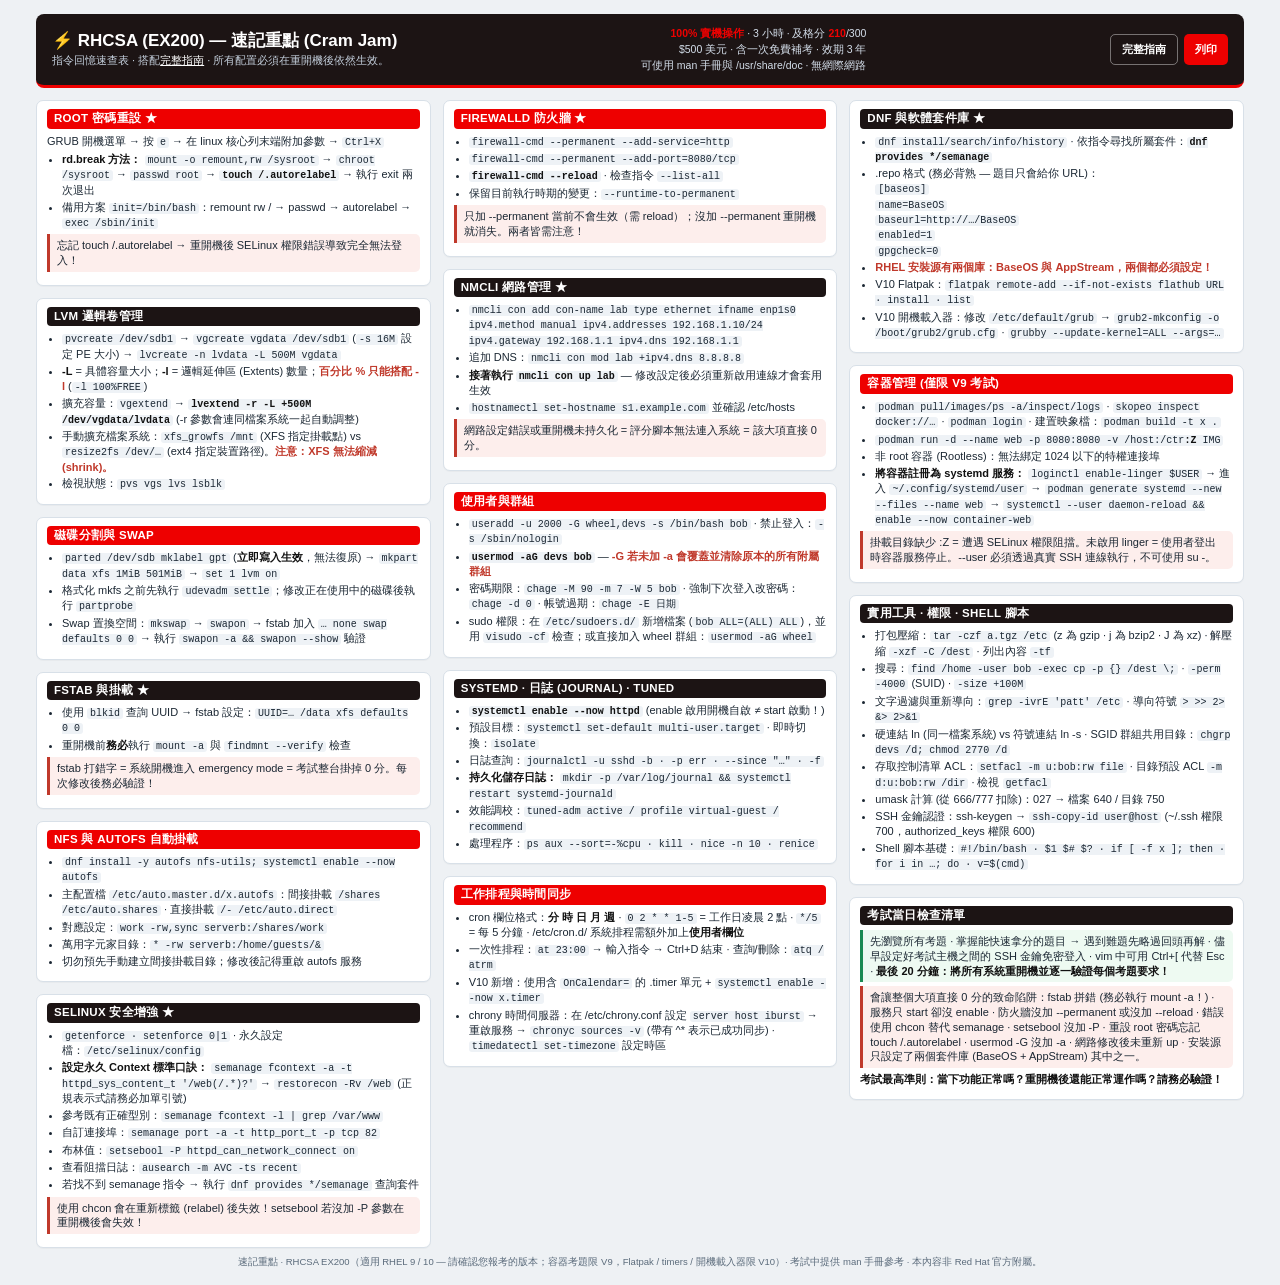
<file: rhcsa/cram.html>
<!DOCTYPE html>
<html lang="zh-Hant">
<head>
<meta charset="UTF-8">
<meta name="viewport" content="width=device-width, initial-scale=1.0">
<title>RHCSA EX200 — 速記重點（單頁版）</title>
<link rel="stylesheet" href="../assets/cram.css">
</head>
<body class="theme-redhat">
<div class="wrap">
  <div class="topbar">
    <div>
      <h1>⚡ RHCSA (EX200) — 速記重點 (Cram Jam)</h1>
      <div class="sub">指令回憶速查表 · 搭配<a href="index.html" style="color:#fff;text-decoration:underline;">完整指南</a> · 所有配置必須在重開機後依然生效。</div>
    </div>
    <div class="meta">
      <b>100% 實機操作</b> · 3 小時 · 及格分 <b>210</b>/300<br>
      $500 美元 · 含一次免費補考 · 效期 3 年<br>
      可使用 man 手冊與 /usr/share/doc · 無網際網路
    </div>
    <div class="btns">
      <a class="btn ghost" href="index.html">完整指南</a>
      <button class="btn" onclick="window.print()">列印</button>
    </div>
  </div>

  <div class="cols">

    <div class="box">
      <h2>Root 密碼重設 ★</h2>
      <p>GRUB 開機選單 → 按 <span class="mono">e</span> → 在 linux 核心列末端附加參數 → <span class="mono">Ctrl+X</span></p>
      <ul>
        <li><b>rd.break 方法：</b> <span class="mono">mount -o remount,rw /sysroot</span> → <span class="mono">chroot /sysroot</span> → <span class="mono">passwd root</span> → <b><span class="mono">touch /.autorelabel</span></b> → 執行 exit 兩次退出</li>
        <li>備用方案 <span class="mono">init=/bin/bash</span>：remount rw / → passwd → autorelabel → <span class="mono">exec /sbin/init</span></li>
      </ul>
      <div class="warn">忘記 touch /.autorelabel → 重開機後 SELinux 權限錯誤導致完全無法登入！</div>
    </div>

    <div class="box">
      <h2 class="alt">LVM 邏輯卷管理</h2>
      <ul>
        <li><span class="mono">pvcreate /dev/sdb1</span> → <span class="mono">vgcreate vgdata /dev/sdb1</span> (<span class="mono">-s 16M</span> 設定 PE 大小) → <span class="mono">lvcreate -n lvdata -L 500M vgdata</span></li>
        <li><b>-L</b> = 具體容量大小；<b>-l</b> = 邏輯延伸區 (Extents) 數量；<span class="bad">百分比 % 只能搭配 -l</span> (<span class="mono">-l 100%FREE</span>)</li>
        <li>擴充容量：<span class="mono">vgextend</span> → <b><span class="mono">lvextend -r -L +500M /dev/vgdata/lvdata</span></b> (-r 參數會連同檔案系統一起自動調整)</li>
        <li>手動擴充檔案系統：<span class="mono">xfs_growfs /mnt</span> (XFS 指定掛載點) vs <span class="mono">resize2fs /dev/…</span> (ext4 指定裝置路徑)。<span class="bad">注意：XFS 無法縮減 (shrink)。</span></li>
        <li>檢視狀態：<span class="mono">pvs vgs lvs lsblk</span></li>
      </ul>
    </div>

    <div class="box">
      <h2>磁碟分割與 Swap</h2>
      <ul>
        <li><span class="mono">parted /dev/sdb mklabel gpt</span> (<b>立即寫入生效</b>，無法復原) → <span class="mono">mkpart data xfs 1MiB 501MiB</span> → <span class="mono">set 1 lvm on</span></li>
        <li>格式化 mkfs 之前先執行 <span class="mono">udevadm settle</span>；修改正在使用中的磁碟後執行 <span class="mono">partprobe</span></li>
        <li>Swap 置換空間：<span class="mono">mkswap</span> → <span class="mono">swapon</span> → fstab 加入 <span class="mono">… none swap defaults 0 0</span> → 執行 <span class="mono">swapon -a &amp;&amp; swapon --show</span> 驗證</li>
      </ul>
    </div>

    <div class="box">
      <h2 class="alt">fstab 與掛載 ★</h2>
      <ul>
        <li>使用 <span class="mono">blkid</span> 查詢 UUID → fstab 設定：<span class="mono">UUID=…  /data  xfs  defaults  0 0</span></li>
        <li>重開機前<b>務必</b>執行 <span class="mono">mount -a</span> 與 <span class="mono">findmnt --verify</span> 檢查</li>
      </ul>
      <div class="warn">fstab 打錯字 = 系統開機進入 emergency mode = 考試整台掛掉 0 分。每次修改後務必驗證！</div>
    </div>

    <div class="box">
      <h2>NFS 與 autofs 自動掛載</h2>
      <ul>
        <li><span class="mono">dnf install -y autofs nfs-utils; systemctl enable --now autofs</span></li>
        <li>主配置檔 <span class="mono">/etc/auto.master.d/x.autofs</span>：間接掛載 <span class="mono">/shares /etc/auto.shares</span> · 直接掛載 <span class="mono">/- /etc/auto.direct</span></li>
        <li>對應設定：<span class="mono">work -rw,sync serverb:/shares/work</span></li>
        <li>萬用字元家目錄：<span class="mono">* -rw serverb:/home/guests/&amp;</span></li>
        <li>切勿預先手動建立間接掛載目錄；修改後記得重啟 autofs 服務</li>
      </ul>
    </div>

    <div class="box">
      <h2 class="alt">SELinux 安全增強 ★</h2>
      <ul>
        <li><span class="mono">getenforce · setenforce 0|1</span> · 永久設定檔：<span class="mono">/etc/selinux/config</span></li>
        <li><b>設定永久 Context 標準口訣：</b> <span class="mono">semanage fcontext -a -t httpd_sys_content_t '/web(/.*)?'</span> → <span class="mono">restorecon -Rv /web</span> (正規表示式請務必加單引號)</li>
        <li>參考既有正確型別：<span class="mono">semanage fcontext -l | grep /var/www</span></li>
        <li>自訂連接埠：<span class="mono">semanage port -a -t http_port_t -p tcp 82</span></li>
        <li>布林值：<span class="mono">setsebool -P httpd_can_network_connect on</span></li>
        <li>查看阻擋日誌：<span class="mono">ausearch -m AVC -ts recent</span></li>
        <li>若找不到 semanage 指令 → 執行 <span class="mono">dnf provides */semanage</span> 查詢套件</li>
      </ul>
      <div class="warn">使用 chcon 會在重新標籤 (relabel) 後失效！setsebool 若沒加 -P 參數在重開機後會失效！</div>
    </div>

    <div class="box">
      <h2>firewalld 防火牆 ★</h2>
      <ul>
        <li><span class="mono">firewall-cmd --permanent --add-service=http</span></li>
        <li><span class="mono">firewall-cmd --permanent --add-port=8080/tcp</span></li>
        <li><b><span class="mono">firewall-cmd --reload</span></b> · 檢查指令 <span class="mono">--list-all</span></li>
        <li>保留目前執行時期的變更：<span class="mono">--runtime-to-permanent</span></li>
      </ul>
      <div class="warn">只加 --permanent 當前不會生效（需 reload）；沒加 --permanent 重開機就消失。兩者皆需注意！</div>
    </div>

    <div class="box">
      <h2 class="alt">nmcli 網路管理 ★</h2>
      <ul>
        <li><span class="mono">nmcli con add con-name lab type ethernet ifname enp1s0 ipv4.method manual ipv4.addresses 192.168.1.10/24 ipv4.gateway 192.168.1.1 ipv4.dns 192.168.1.1</span></li>
        <li>追加 DNS：<span class="mono">nmcli con mod lab +ipv4.dns 8.8.8.8</span></li>
        <li><b>接著執行 <span class="mono">nmcli con up lab</span></b> — 修改設定後必須重新啟用連線才會套用生效</li>
        <li><span class="mono">hostnamectl set-hostname s1.example.com</span> 並確認 /etc/hosts</li>
      </ul>
      <div class="warn">網路設定錯誤或重開機未持久化 = 評分腳本無法連入系統 = 該大項直接 0 分。</div>
    </div>

    <div class="box">
      <h2>使用者與群組</h2>
      <ul>
        <li><span class="mono">useradd -u 2000 -G wheel,devs -s /bin/bash bob</span> · 禁止登入：<span class="mono">-s /sbin/nologin</span></li>
        <li><b><span class="mono">usermod -aG devs bob</span></b> — <span class="bad">-G 若未加 -a 會覆蓋並清除原本的所有附屬群組</span></li>
        <li>密碼期限：<span class="mono">chage -M 90 -m 7 -W 5 bob</span> · 強制下次登入改密碼：<span class="mono">chage -d 0</span> · 帳號過期：<span class="mono">chage -E 日期</span></li>
        <li>sudo 權限：在 <span class="mono">/etc/sudoers.d/</span> 新增檔案 (<span class="mono">bob ALL=(ALL) ALL</span>)，並用 <span class="mono">visudo -cf</span> 檢查；或直接加入 wheel 群組：<span class="mono">usermod -aG wheel</span></li>
      </ul>
    </div>

    <div class="box">
      <h2 class="alt">systemd · 日誌 (journal) · tuned</h2>
      <ul>
        <li><b><span class="mono">systemctl enable --now httpd</span></b> (enable 啟用開機自啟 ≠ start 啟動！)</li>
        <li>預設目標：<span class="mono">systemctl set-default multi-user.target</span> · 即時切換：<span class="mono">isolate</span></li>
        <li>日誌查詢：<span class="mono">journalctl -u sshd -b · -p err · --since "…" · -f</span></li>
        <li><b>持久化儲存日誌：</b> <span class="mono">mkdir -p /var/log/journal &amp;&amp; systemctl restart systemd-journald</span></li>
        <li>效能調校：<span class="mono">tuned-adm active / profile virtual-guest / recommend</span></li>
        <li>處理程序：<span class="mono">ps aux --sort=-%cpu · kill · nice -n 10 · renice</span></li>
      </ul>
    </div>

    <div class="box">
      <h2>工作排程與時間同步</h2>
      <ul>
        <li>cron 欄位格式：<b>分 時 日 月 週</b> · <span class="mono">0 2 * * 1-5</span> = 工作日凌晨 2 點 · <span class="mono">*/5</span> = 每 5 分鐘 · /etc/cron.d/ 系統排程需額外加上<b>使用者欄位</b></li>
        <li>一次性排程：<span class="mono">at 23:00</span> → 輸入指令 → Ctrl+D 結束 · 查詢/刪除：<span class="mono">atq / atrm</span></li>
        <li>V10 新增：使用含 <span class="mono">OnCalendar=</span> 的 .timer 單元 + <span class="mono">systemctl enable --now x.timer</span></li>
        <li>chrony 時間伺服器：在 /etc/chrony.conf 設定 <span class="mono">server host iburst</span> → 重啟服務 → <span class="mono">chronyc sources -v</span> (帶有 ^* 表示已成功同步) · <span class="mono">timedatectl set-timezone</span> 設定時區</li>
      </ul>
    </div>

    <div class="box">
      <h2 class="alt">dnf 與軟體套件庫 ★</h2>
      <ul>
        <li><span class="mono">dnf install/search/info/history</span> · 依指令尋找所屬套件：<b><span class="mono">dnf provides */semanage</span></b></li>
        <li>.repo 格式 (務必背熟 — 題目只會給你 URL)：<br><span class="mono">[baseos]</span><br><span class="mono">name=BaseOS</span><br><span class="mono">baseurl=http://…/BaseOS</span><br><span class="mono">enabled=1</span><br><span class="mono">gpgcheck=0</span></li>
        <li><span class="bad">RHEL 安裝源有兩個庫：BaseOS 與 AppStream，兩個都必須設定！</span></li>
        <li>V10 Flatpak：<span class="mono">flatpak remote-add --if-not-exists flathub URL · install · list</span></li>
        <li>V10 開機載入器：修改 <span class="mono">/etc/default/grub</span> → <span class="mono">grub2-mkconfig -o /boot/grub2/grub.cfg</span> · <span class="mono">grubby --update-kernel=ALL --args=…</span></li>
      </ul>
    </div>

    <div class="box">
      <h2>容器管理 (僅限 V9 考試)</h2>
      <ul>
        <li><span class="mono">podman pull/images/ps -a/inspect/logs</span> · <span class="mono">skopeo inspect docker://…</span> · <span class="mono">podman login</span> · 建置映象檔：<span class="mono">podman build -t x .</span></li>
        <li><span class="mono">podman run -d --name web -p 8080:8080 -v /host:/ctr<b>:Z</b> IMG</span></li>
        <li>非 root 容器 (Rootless)：無法綁定 1024 以下的特權連接埠</li>
        <li><b>將容器註冊為 systemd 服務：</b> <span class="mono">loginctl enable-linger $USER</span> → 進入 <span class="mono">~/.config/systemd/user</span> → <span class="mono">podman generate systemd --new --files --name web</span> → <span class="mono">systemctl --user daemon-reload &amp;&amp; enable --now container-web</span></li>
      </ul>
      <div class="warn">掛載目錄缺少 :Z = 遭遇 SELinux 權限阻擋。未啟用 linger = 使用者登出時容器服務停止。--user 必須透過真實 SSH 連線執行，不可使用 su -。</div>
    </div>

    <div class="box">
      <h2 class="alt">實用工具 · 權限 · Shell 腳本</h2>
      <ul>
        <li>打包壓縮：<span class="mono">tar -czf a.tgz /etc</span> (z 為 gzip · j 為 bzip2 · J 為 xz) · 解壓縮 <span class="mono">-xzf -C /dest</span> · 列出內容 <span class="mono">-tf</span></li>
        <li>搜尋：<span class="mono">find /home -user bob -exec cp -p {} /dest \;</span> · <span class="mono">-perm -4000</span> (SUID) · <span class="mono">-size +100M</span></li>
        <li>文字過濾與重新導向：<span class="mono">grep -ivrE 'patt' /etc</span> · 導向符號 <span class="mono">&gt; &gt;&gt; 2&gt; &amp;&gt; 2&gt;&amp;1</span></li>
        <li>硬連結 ln (同一檔案系統) vs 符號連結 ln -s · SGID 群組共用目錄：<span class="mono">chgrp devs /d; chmod 2770 /d</span></li>
        <li>存取控制清單 ACL：<span class="mono">setfacl -m u:bob:rw file</span> · 目錄預設 ACL <span class="mono">-m d:u:bob:rw /dir</span> · 檢視 <span class="mono">getfacl</span></li>
        <li>umask 計算 (從 666/777 扣除)：027 → 檔案 640 / 目錄 750</li>
        <li>SSH 金鑰認證：ssh-keygen → <span class="mono">ssh-copy-id user@host</span> (~/.ssh 權限 700，authorized_keys 權限 600)</li>
        <li>Shell 腳本基礎：<span class="mono">#!/bin/bash · $1 $# $? · if [ -f x ]; then · for i in …; do · v=$(cmd)</span></li>
      </ul>
    </div>

    <div class="box">
      <h2 class="alt">考試當日檢查清單</h2>
      <div class="tip">先瀏覽所有考題 · 掌握能快速拿分的題目 → 遇到難題先略過回頭再解 · 儘早設定好考試主機之間的 SSH 金鑰免密登入 · vim 中可用 Ctrl+[ 代替 Esc · <b>最後 20 分鐘：將所有系統重開機並逐一驗證每個考題要求！</b></div>
      <div class="warn">會讓整個大項直接 0 分的致命陷阱：fstab 拼錯 (務必執行 mount -a！) · 服務只 start 卻沒 enable · 防火牆沒加 --permanent 或沒加 --reload · 錯誤使用 chcon 替代 semanage · setsebool 沒加 -P · 重設 root 密碼忘記 touch /.autorelabel · usermod -G 沒加 -a · 網路修改後未重新 up · 安裝源只設定了兩個套件庫 (BaseOS + AppStream) 其中之一。</div>
      <p><b>考試最高準則：當下功能正常嗎？重開機後還能正常運作嗎？請務必驗證！</b></p>
    </div>

  </div>
  <div class="footnote">速記重點 · RHCSA EX200（適用 RHEL 9 / 10 — 請確認您報考的版本；容器考題限 V9，Flatpak / timers / 開機載入器限 V10）· 考試中提供 man 手冊參考 · 本內容非 Red Hat 官方附屬。</div>
</div>
</body>
</html>
</file>
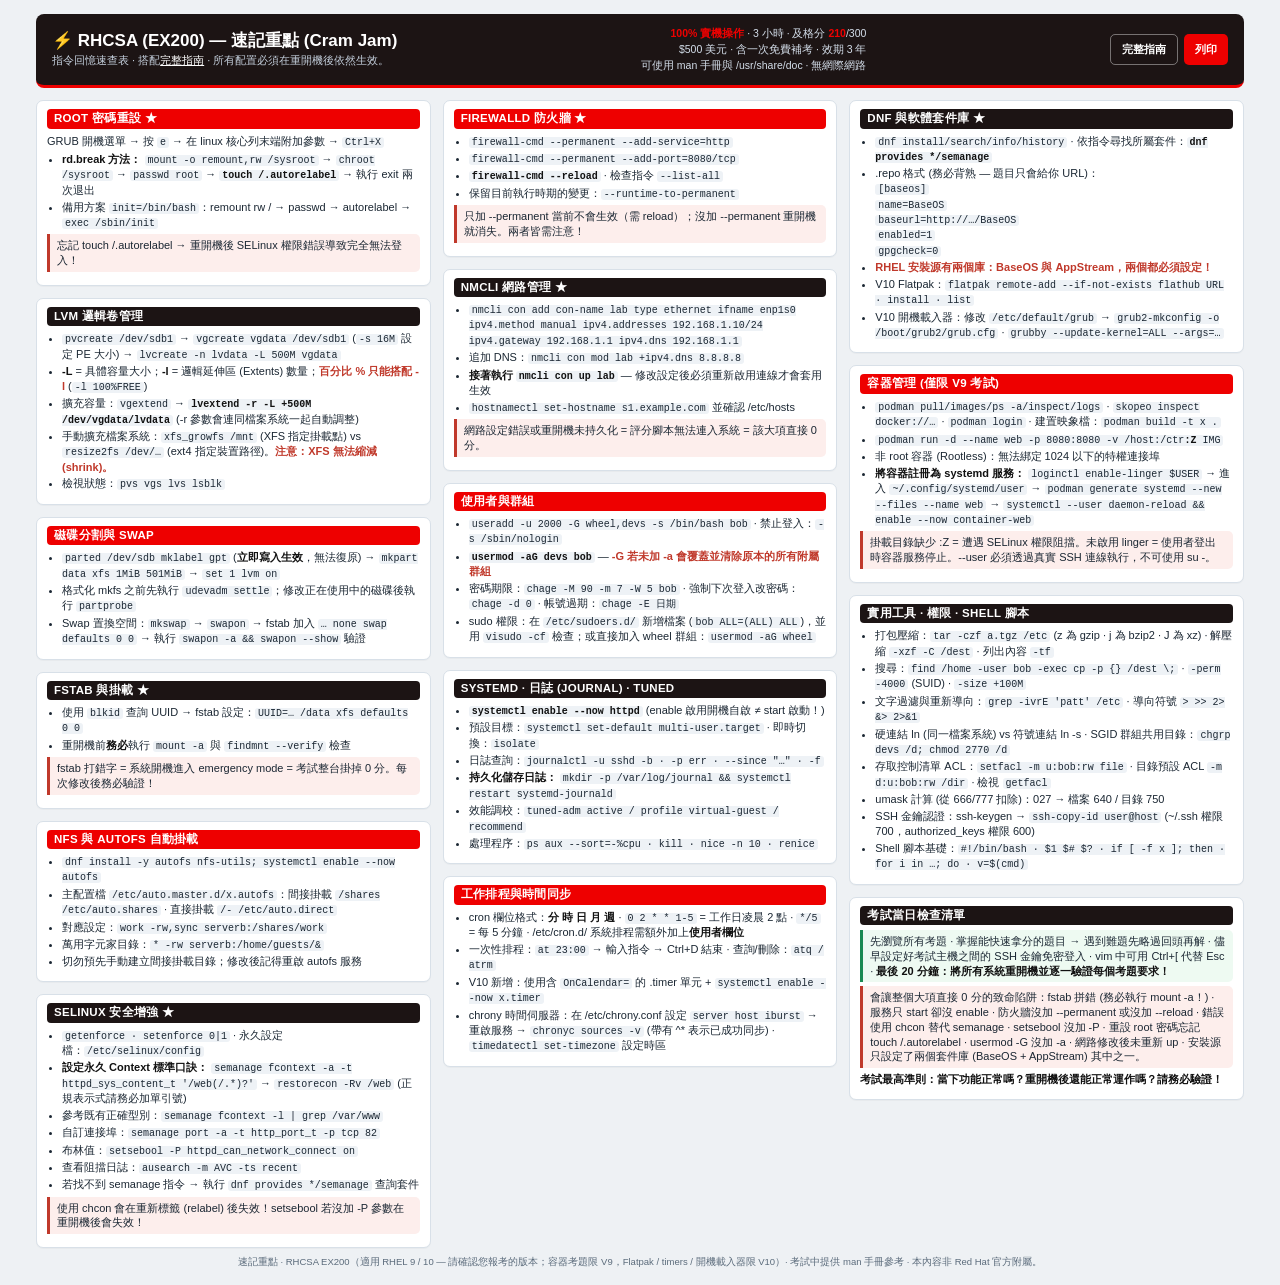
<file: rhcsa/cram_standalone.html>
<!DOCTYPE html>
<html lang="zh-Hant">
<head>
<meta charset="UTF-8">
<meta name="viewport" content="width=device-width, initial-scale=1.0">
<title>RHCSA EX200 — 速記重點（單頁版）</title>
<style>
/* ============================================================
   "Cram Jam" one-pager stylesheet — dense, print-friendly.
   Same theme classes as style.css (theme-aws default, etc.)
   ============================================================ */
:root{
  --accent:#FF9900; --accent-d:#EC7211; --nav:#232F3E;
  --ink:#1b2733; --muted:#5b6b7b; --line:#d8e0e8; --bg:#eef1f4;
  --box:#ffffff; --good:#1a8a53; --bad:#c0392b; --code-bg:#eef2f6;
}
body.theme-splunk       { --accent:#65A637; --accent-d:#4F8C2B; --nav:#14181b; }
body.theme-security { --accent:#E02B34; --accent-d:#b81f27; --nav:#182a3f; }
body.theme-azure    { --accent:#0A84D4; --accent-d:#005a9e; --nav:#1f334f; }
body.theme-terraform{ --accent:#8850CF; --accent-d:#6b3aa0; --nav:#241539; }
body.theme-redhat   { --accent:#EE0000; --accent-d:#b30000; --nav:#1c1414; }
body.theme-aws-clf      { --accent:#FF9900; --accent-d:#EC7211; --nav:#232F3E; }
body.theme-aws-scs      { --accent:#FF9900; --accent-d:#EC7211; --nav:#232F3E; }
body.theme-splunk-admin { --accent:#65A637; --accent-d:#4F8C2B; --nav:#14181b; }
body.theme-anthropic    { --accent:#D97757; --accent-d:#b85c3f; --nav:#2b1a14; }

*{box-sizing:border-box;}
body{margin:0;background:var(--bg);color:var(--ink);
  font-family:-apple-system,BlinkMacSystemFont,"Segoe UI",Roboto,Helvetica,Arial,sans-serif;
  font-size:11px;line-height:1.34;}
a{color:var(--accent-d);text-decoration:none;}

.wrap{max-width:1240px;margin:0 auto;padding:14px 16px 40px 16px;}

.topbar{display:flex;justify-content:space-between;align-items:center;gap:12px;
  background:var(--nav);color:#fff;border-radius:8px;padding:12px 16px;margin-bottom:12px;border-bottom:3px solid var(--accent);}
.topbar h1{font-size:17px;margin:0;line-height:1.2;}
.topbar .sub{font-size:11px;color:#c3cedb;margin-top:2px;}
.topbar .meta{font-size:10.5px;color:#d4deea;text-align:right;line-height:1.5;min-width:150px;}
.topbar .meta b{color:var(--accent);}
.btns{display:flex;gap:6px;}
.btn{background:var(--accent);color:#fff;border:none;border-radius:5px;padding:7px 11px;font-size:11px;font-weight:700;cursor:pointer;text-decoration:none;}
.btn.ghost{background:transparent;border:1px solid rgba(255,255,255,.4);color:#fff;}
.btn:hover{background:var(--accent-d);}

.cols{column-count:3;column-gap:12px;}
@media(max-width:1000px){.cols{column-count:2;}}
@media(max-width:640px){.cols{column-count:1;}}

.box{break-inside:avoid;background:var(--box);border:1px solid var(--line);border-radius:7px;
  padding:8px 10px 9px 10px;margin:0 0 12px 0;box-shadow:0 1px 1px rgba(16,24,40,.03);}
.box h2{font-size:11.5px;margin:0 0 5px 0;padding:2px 7px;color:#fff;background:var(--accent);
  border-radius:4px;letter-spacing:.3px;text-transform:uppercase;font-weight:800;}
.box h2.alt{background:var(--nav);}
.box h3{font-size:11px;margin:7px 0 2px 0;color:var(--accent-d);font-weight:800;}
.box ul{margin:3px 0;padding-left:15px;}
.box li{margin:2px 0;}
.box p{margin:3px 0;}
.box b{color:#111;}
.k{color:var(--accent-d);font-weight:700;}
.mono{font-family:"SFMono-Regular",Consolas,Menlo,monospace;background:var(--code-bg);border-radius:3px;padding:0 3px;font-size:10px;}
.good{color:var(--good);font-weight:700;}
.bad{color:var(--bad);font-weight:700;}

table.mini{width:100%;border-collapse:collapse;margin:4px 0;font-size:10px;}
table.mini td,table.mini th{border:1px solid var(--line);padding:2px 4px;vertical-align:top;text-align:left;}
table.mini th{background:var(--nav);color:#fff;font-weight:700;}
table.mini tr:nth-child(even) td{background:#f6f8fa;}

.pill{display:inline-block;background:var(--code-bg);border:1px solid var(--line);border-radius:10px;padding:0 6px;font-size:9.5px;margin:1px 1px;}
.tip{border-left:3px solid var(--good);background:#eefaf2;padding:4px 7px;border-radius:0 5px 5px 0;margin:4px 0;}
.warn{border-left:3px solid var(--bad);background:#fdeeec;padding:4px 7px;border-radius:0 5px 5px 0;margin:4px 0;}

.footnote{font-size:9.5px;color:var(--muted);margin-top:8px;text-align:center;}

@media print{
  body{background:#fff;font-size:8.4px;}
  .wrap{max-width:none;padding:0;}
  .btns{display:none;}
  .topbar{border-radius:0;padding:7px 10px;margin-bottom:7px;-webkit-print-color-adjust:exact;print-color-adjust:exact;}
  .cols{column-count:4;column-gap:7px;}
  .box{margin-bottom:7px;padding:5px 6px;-webkit-print-color-adjust:exact;print-color-adjust:exact;}
  .box h2{font-size:8.6px;-webkit-print-color-adjust:exact;print-color-adjust:exact;}
  table.mini,table.mini th,table.mini td{-webkit-print-color-adjust:exact;print-color-adjust:exact;}
  a{color:var(--ink);}
  @page{size:landscape;margin:8mm;}
}

</style>
</head>
<body class="theme-redhat">
<div class="wrap">
  <div class="topbar">
    <div>
      <h1>⚡ RHCSA (EX200) — 速記重點 (Cram Jam)</h1>
      <div class="sub">指令回憶速查表 · 搭配<a href="index.html" style="color:#fff;text-decoration:underline;">完整指南</a> · 所有配置必須在重開機後依然生效。</div>
    </div>
    <div class="meta">
      <b>100% 實機操作</b> · 3 小時 · 及格分 <b>210</b>/300<br>
      $500 美元 · 含一次免費補考 · 效期 3 年<br>
      可使用 man 手冊與 /usr/share/doc · 無網際網路
    </div>
    <div class="btns">
      <a class="btn ghost" href="index.html">完整指南</a>
      <button class="btn" onclick="window.print()">列印</button>
    </div>
  </div>

  <div class="cols">

    <div class="box">
      <h2>Root 密碼重設 ★</h2>
      <p>GRUB 開機選單 → 按 <span class="mono">e</span> → 在 linux 核心列末端附加參數 → <span class="mono">Ctrl+X</span></p>
      <ul>
        <li><b>rd.break 方法：</b> <span class="mono">mount -o remount,rw /sysroot</span> → <span class="mono">chroot /sysroot</span> → <span class="mono">passwd root</span> → <b><span class="mono">touch /.autorelabel</span></b> → 執行 exit 兩次退出</li>
        <li>備用方案 <span class="mono">init=/bin/bash</span>：remount rw / → passwd → autorelabel → <span class="mono">exec /sbin/init</span></li>
      </ul>
      <div class="warn">忘記 touch /.autorelabel → 重開機後 SELinux 權限錯誤導致完全無法登入！</div>
    </div>

    <div class="box">
      <h2 class="alt">LVM 邏輯卷管理</h2>
      <ul>
        <li><span class="mono">pvcreate /dev/sdb1</span> → <span class="mono">vgcreate vgdata /dev/sdb1</span> (<span class="mono">-s 16M</span> 設定 PE 大小) → <span class="mono">lvcreate -n lvdata -L 500M vgdata</span></li>
        <li><b>-L</b> = 具體容量大小；<b>-l</b> = 邏輯延伸區 (Extents) 數量；<span class="bad">百分比 % 只能搭配 -l</span> (<span class="mono">-l 100%FREE</span>)</li>
        <li>擴充容量：<span class="mono">vgextend</span> → <b><span class="mono">lvextend -r -L +500M /dev/vgdata/lvdata</span></b> (-r 參數會連同檔案系統一起自動調整)</li>
        <li>手動擴充檔案系統：<span class="mono">xfs_growfs /mnt</span> (XFS 指定掛載點) vs <span class="mono">resize2fs /dev/…</span> (ext4 指定裝置路徑)。<span class="bad">注意：XFS 無法縮減 (shrink)。</span></li>
        <li>檢視狀態：<span class="mono">pvs vgs lvs lsblk</span></li>
      </ul>
    </div>

    <div class="box">
      <h2>磁碟分割與 Swap</h2>
      <ul>
        <li><span class="mono">parted /dev/sdb mklabel gpt</span> (<b>立即寫入生效</b>，無法復原) → <span class="mono">mkpart data xfs 1MiB 501MiB</span> → <span class="mono">set 1 lvm on</span></li>
        <li>格式化 mkfs 之前先執行 <span class="mono">udevadm settle</span>；修改正在使用中的磁碟後執行 <span class="mono">partprobe</span></li>
        <li>Swap 置換空間：<span class="mono">mkswap</span> → <span class="mono">swapon</span> → fstab 加入 <span class="mono">… none swap defaults 0 0</span> → 執行 <span class="mono">swapon -a &amp;&amp; swapon --show</span> 驗證</li>
      </ul>
    </div>

    <div class="box">
      <h2 class="alt">fstab 與掛載 ★</h2>
      <ul>
        <li>使用 <span class="mono">blkid</span> 查詢 UUID → fstab 設定：<span class="mono">UUID=…  /data  xfs  defaults  0 0</span></li>
        <li>重開機前<b>務必</b>執行 <span class="mono">mount -a</span> 與 <span class="mono">findmnt --verify</span> 檢查</li>
      </ul>
      <div class="warn">fstab 打錯字 = 系統開機進入 emergency mode = 考試整台掛掉 0 分。每次修改後務必驗證！</div>
    </div>

    <div class="box">
      <h2>NFS 與 autofs 自動掛載</h2>
      <ul>
        <li><span class="mono">dnf install -y autofs nfs-utils; systemctl enable --now autofs</span></li>
        <li>主配置檔 <span class="mono">/etc/auto.master.d/x.autofs</span>：間接掛載 <span class="mono">/shares /etc/auto.shares</span> · 直接掛載 <span class="mono">/- /etc/auto.direct</span></li>
        <li>對應設定：<span class="mono">work -rw,sync serverb:/shares/work</span></li>
        <li>萬用字元家目錄：<span class="mono">* -rw serverb:/home/guests/&amp;</span></li>
        <li>切勿預先手動建立間接掛載目錄；修改後記得重啟 autofs 服務</li>
      </ul>
    </div>

    <div class="box">
      <h2 class="alt">SELinux 安全增強 ★</h2>
      <ul>
        <li><span class="mono">getenforce · setenforce 0|1</span> · 永久設定檔：<span class="mono">/etc/selinux/config</span></li>
        <li><b>設定永久 Context 標準口訣：</b> <span class="mono">semanage fcontext -a -t httpd_sys_content_t '/web(/.*)?'</span> → <span class="mono">restorecon -Rv /web</span> (正規表示式請務必加單引號)</li>
        <li>參考既有正確型別：<span class="mono">semanage fcontext -l | grep /var/www</span></li>
        <li>自訂連接埠：<span class="mono">semanage port -a -t http_port_t -p tcp 82</span></li>
        <li>布林值：<span class="mono">setsebool -P httpd_can_network_connect on</span></li>
        <li>查看阻擋日誌：<span class="mono">ausearch -m AVC -ts recent</span></li>
        <li>若找不到 semanage 指令 → 執行 <span class="mono">dnf provides */semanage</span> 查詢套件</li>
      </ul>
      <div class="warn">使用 chcon 會在重新標籤 (relabel) 後失效！setsebool 若沒加 -P 參數在重開機後會失效！</div>
    </div>

    <div class="box">
      <h2>firewalld 防火牆 ★</h2>
      <ul>
        <li><span class="mono">firewall-cmd --permanent --add-service=http</span></li>
        <li><span class="mono">firewall-cmd --permanent --add-port=8080/tcp</span></li>
        <li><b><span class="mono">firewall-cmd --reload</span></b> · 檢查指令 <span class="mono">--list-all</span></li>
        <li>保留目前執行時期的變更：<span class="mono">--runtime-to-permanent</span></li>
      </ul>
      <div class="warn">只加 --permanent 當前不會生效（需 reload）；沒加 --permanent 重開機就消失。兩者皆需注意！</div>
    </div>

    <div class="box">
      <h2 class="alt">nmcli 網路管理 ★</h2>
      <ul>
        <li><span class="mono">nmcli con add con-name lab type ethernet ifname enp1s0 ipv4.method manual ipv4.addresses 192.168.1.10/24 ipv4.gateway 192.168.1.1 ipv4.dns 192.168.1.1</span></li>
        <li>追加 DNS：<span class="mono">nmcli con mod lab +ipv4.dns 8.8.8.8</span></li>
        <li><b>接著執行 <span class="mono">nmcli con up lab</span></b> — 修改設定後必須重新啟用連線才會套用生效</li>
        <li><span class="mono">hostnamectl set-hostname s1.example.com</span> 並確認 /etc/hosts</li>
      </ul>
      <div class="warn">網路設定錯誤或重開機未持久化 = 評分腳本無法連入系統 = 該大項直接 0 分。</div>
    </div>

    <div class="box">
      <h2>使用者與群組</h2>
      <ul>
        <li><span class="mono">useradd -u 2000 -G wheel,devs -s /bin/bash bob</span> · 禁止登入：<span class="mono">-s /sbin/nologin</span></li>
        <li><b><span class="mono">usermod -aG devs bob</span></b> — <span class="bad">-G 若未加 -a 會覆蓋並清除原本的所有附屬群組</span></li>
        <li>密碼期限：<span class="mono">chage -M 90 -m 7 -W 5 bob</span> · 強制下次登入改密碼：<span class="mono">chage -d 0</span> · 帳號過期：<span class="mono">chage -E 日期</span></li>
        <li>sudo 權限：在 <span class="mono">/etc/sudoers.d/</span> 新增檔案 (<span class="mono">bob ALL=(ALL) ALL</span>)，並用 <span class="mono">visudo -cf</span> 檢查；或直接加入 wheel 群組：<span class="mono">usermod -aG wheel</span></li>
      </ul>
    </div>

    <div class="box">
      <h2 class="alt">systemd · 日誌 (journal) · tuned</h2>
      <ul>
        <li><b><span class="mono">systemctl enable --now httpd</span></b> (enable 啟用開機自啟 ≠ start 啟動！)</li>
        <li>預設目標：<span class="mono">systemctl set-default multi-user.target</span> · 即時切換：<span class="mono">isolate</span></li>
        <li>日誌查詢：<span class="mono">journalctl -u sshd -b · -p err · --since "…" · -f</span></li>
        <li><b>持久化儲存日誌：</b> <span class="mono">mkdir -p /var/log/journal &amp;&amp; systemctl restart systemd-journald</span></li>
        <li>效能調校：<span class="mono">tuned-adm active / profile virtual-guest / recommend</span></li>
        <li>處理程序：<span class="mono">ps aux --sort=-%cpu · kill · nice -n 10 · renice</span></li>
      </ul>
    </div>

    <div class="box">
      <h2>工作排程與時間同步</h2>
      <ul>
        <li>cron 欄位格式：<b>分 時 日 月 週</b> · <span class="mono">0 2 * * 1-5</span> = 工作日凌晨 2 點 · <span class="mono">*/5</span> = 每 5 分鐘 · /etc/cron.d/ 系統排程需額外加上<b>使用者欄位</b></li>
        <li>一次性排程：<span class="mono">at 23:00</span> → 輸入指令 → Ctrl+D 結束 · 查詢/刪除：<span class="mono">atq / atrm</span></li>
        <li>V10 新增：使用含 <span class="mono">OnCalendar=</span> 的 .timer 單元 + <span class="mono">systemctl enable --now x.timer</span></li>
        <li>chrony 時間伺服器：在 /etc/chrony.conf 設定 <span class="mono">server host iburst</span> → 重啟服務 → <span class="mono">chronyc sources -v</span> (帶有 ^* 表示已成功同步) · <span class="mono">timedatectl set-timezone</span> 設定時區</li>
      </ul>
    </div>

    <div class="box">
      <h2 class="alt">dnf 與軟體套件庫 ★</h2>
      <ul>
        <li><span class="mono">dnf install/search/info/history</span> · 依指令尋找所屬套件：<b><span class="mono">dnf provides */semanage</span></b></li>
        <li>.repo 格式 (務必背熟 — 題目只會給你 URL)：<br><span class="mono">[baseos]</span><br><span class="mono">name=BaseOS</span><br><span class="mono">baseurl=http://…/BaseOS</span><br><span class="mono">enabled=1</span><br><span class="mono">gpgcheck=0</span></li>
        <li><span class="bad">RHEL 安裝源有兩個庫：BaseOS 與 AppStream，兩個都必須設定！</span></li>
        <li>V10 Flatpak：<span class="mono">flatpak remote-add --if-not-exists flathub URL · install · list</span></li>
        <li>V10 開機載入器：修改 <span class="mono">/etc/default/grub</span> → <span class="mono">grub2-mkconfig -o /boot/grub2/grub.cfg</span> · <span class="mono">grubby --update-kernel=ALL --args=…</span></li>
      </ul>
    </div>

    <div class="box">
      <h2>容器管理 (僅限 V9 考試)</h2>
      <ul>
        <li><span class="mono">podman pull/images/ps -a/inspect/logs</span> · <span class="mono">skopeo inspect docker://…</span> · <span class="mono">podman login</span> · 建置映象檔：<span class="mono">podman build -t x .</span></li>
        <li><span class="mono">podman run -d --name web -p 8080:8080 -v /host:/ctr<b>:Z</b> IMG</span></li>
        <li>非 root 容器 (Rootless)：無法綁定 1024 以下的特權連接埠</li>
        <li><b>將容器註冊為 systemd 服務：</b> <span class="mono">loginctl enable-linger $USER</span> → 進入 <span class="mono">~/.config/systemd/user</span> → <span class="mono">podman generate systemd --new --files --name web</span> → <span class="mono">systemctl --user daemon-reload &amp;&amp; enable --now container-web</span></li>
      </ul>
      <div class="warn">掛載目錄缺少 :Z = 遭遇 SELinux 權限阻擋。未啟用 linger = 使用者登出時容器服務停止。--user 必須透過真實 SSH 連線執行，不可使用 su -。</div>
    </div>

    <div class="box">
      <h2 class="alt">實用工具 · 權限 · Shell 腳本</h2>
      <ul>
        <li>打包壓縮：<span class="mono">tar -czf a.tgz /etc</span> (z 為 gzip · j 為 bzip2 · J 為 xz) · 解壓縮 <span class="mono">-xzf -C /dest</span> · 列出內容 <span class="mono">-tf</span></li>
        <li>搜尋：<span class="mono">find /home -user bob -exec cp -p {} /dest \;</span> · <span class="mono">-perm -4000</span> (SUID) · <span class="mono">-size +100M</span></li>
        <li>文字過濾與重新導向：<span class="mono">grep -ivrE 'patt' /etc</span> · 導向符號 <span class="mono">&gt; &gt;&gt; 2&gt; &amp;&gt; 2&gt;&amp;1</span></li>
        <li>硬連結 ln (同一檔案系統) vs 符號連結 ln -s · SGID 群組共用目錄：<span class="mono">chgrp devs /d; chmod 2770 /d</span></li>
        <li>存取控制清單 ACL：<span class="mono">setfacl -m u:bob:rw file</span> · 目錄預設 ACL <span class="mono">-m d:u:bob:rw /dir</span> · 檢視 <span class="mono">getfacl</span></li>
        <li>umask 計算 (從 666/777 扣除)：027 → 檔案 640 / 目錄 750</li>
        <li>SSH 金鑰認證：ssh-keygen → <span class="mono">ssh-copy-id user@host</span> (~/.ssh 權限 700，authorized_keys 權限 600)</li>
        <li>Shell 腳本基礎：<span class="mono">#!/bin/bash · $1 $# $? · if [ -f x ]; then · for i in …; do · v=$(cmd)</span></li>
      </ul>
    </div>

    <div class="box">
      <h2 class="alt">考試當日檢查清單</h2>
      <div class="tip">先瀏覽所有考題 · 掌握能快速拿分的題目 → 遇到難題先略過回頭再解 · 儘早設定好考試主機之間的 SSH 金鑰免密登入 · vim 中可用 Ctrl+[ 代替 Esc · <b>最後 20 分鐘：將所有系統重開機並逐一驗證每個考題要求！</b></div>
      <div class="warn">會讓整個大項直接 0 分的致命陷阱：fstab 拼錯 (務必執行 mount -a！) · 服務只 start 卻沒 enable · 防火牆沒加 --permanent 或沒加 --reload · 錯誤使用 chcon 替代 semanage · setsebool 沒加 -P · 重設 root 密碼忘記 touch /.autorelabel · usermod -G 沒加 -a · 網路修改後未重新 up · 安裝源只設定了兩個套件庫 (BaseOS + AppStream) 其中之一。</div>
      <p><b>考試最高準則：當下功能正常嗎？重開機後還能正常運作嗎？請務必驗證！</b></p>
    </div>

  </div>
  <div class="footnote">速記重點 · RHCSA EX200（適用 RHEL 9 / 10 — 請確認您報考的版本；容器考題限 V9，Flatpak / timers / 開機載入器限 V10）· 考試中提供 man 手冊參考 · 本內容非 Red Hat 官方附屬。</div>
</div>
</body>
</html>
</file>
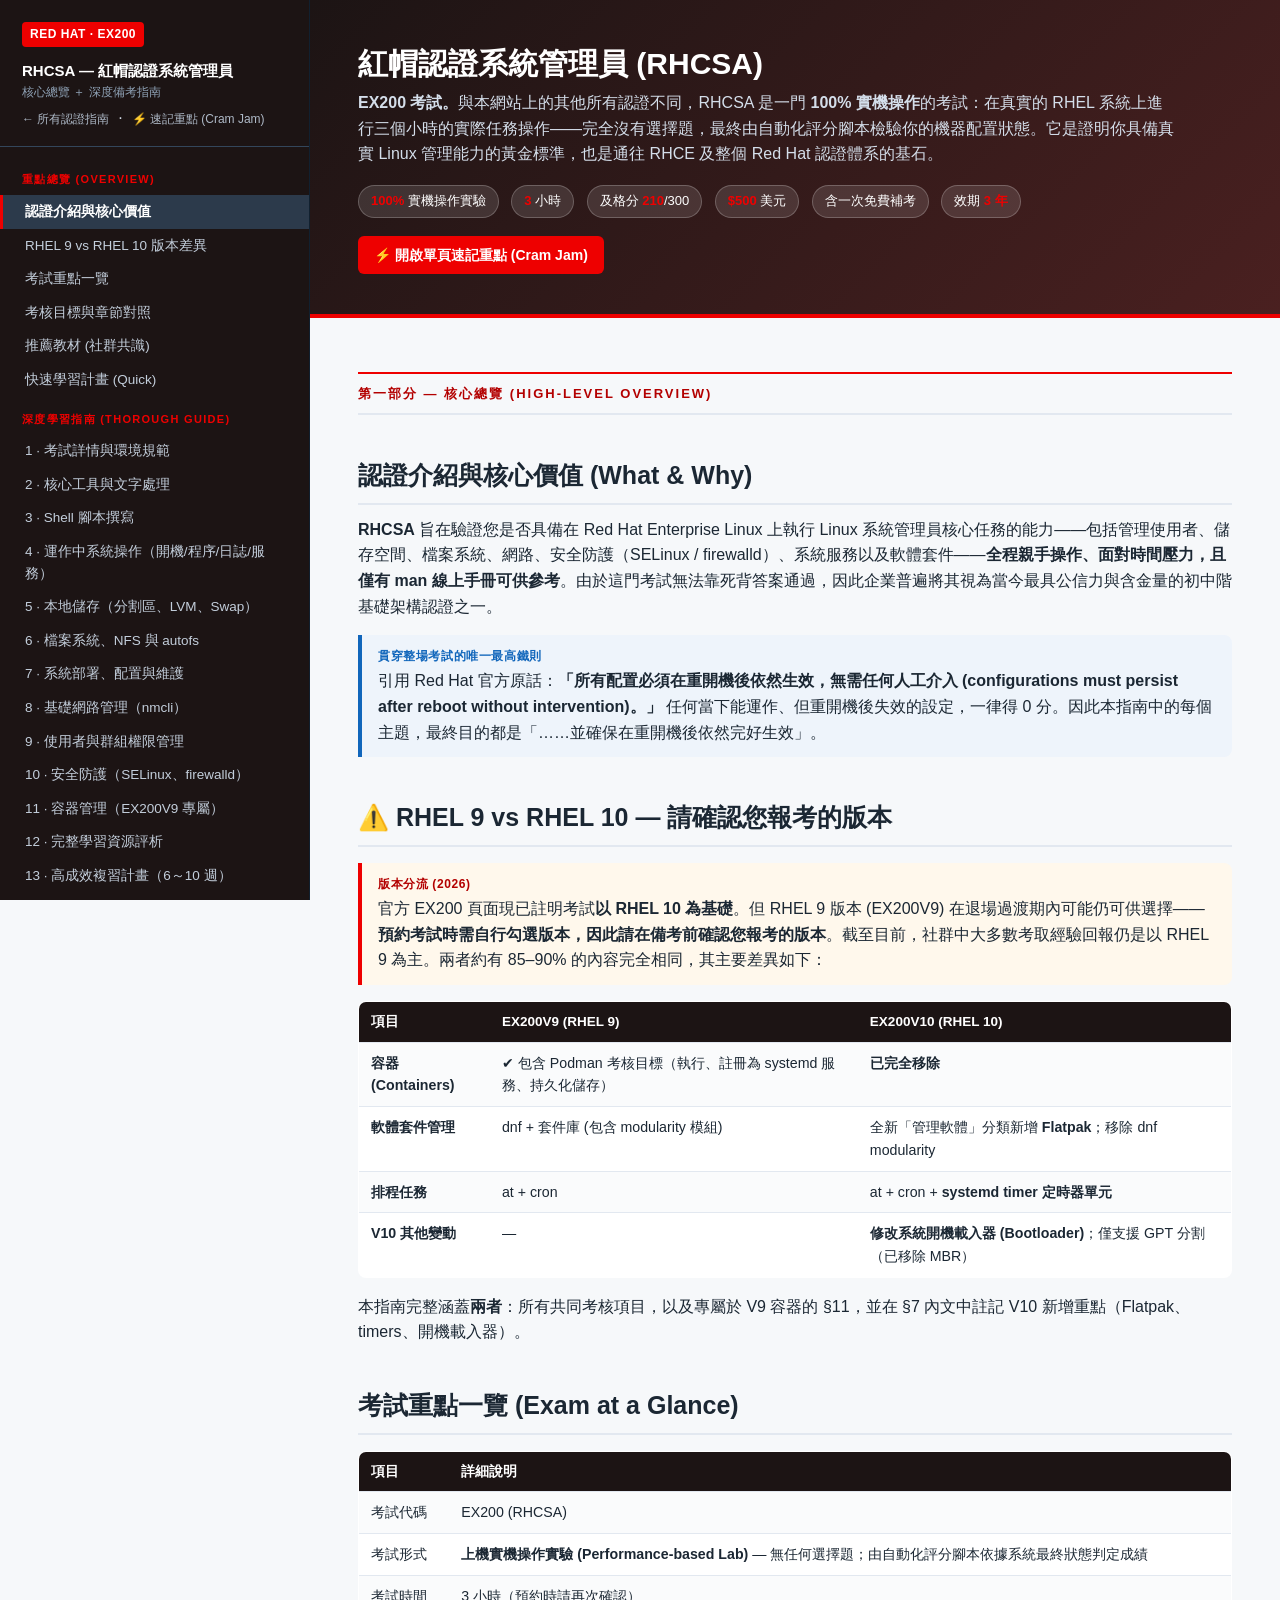
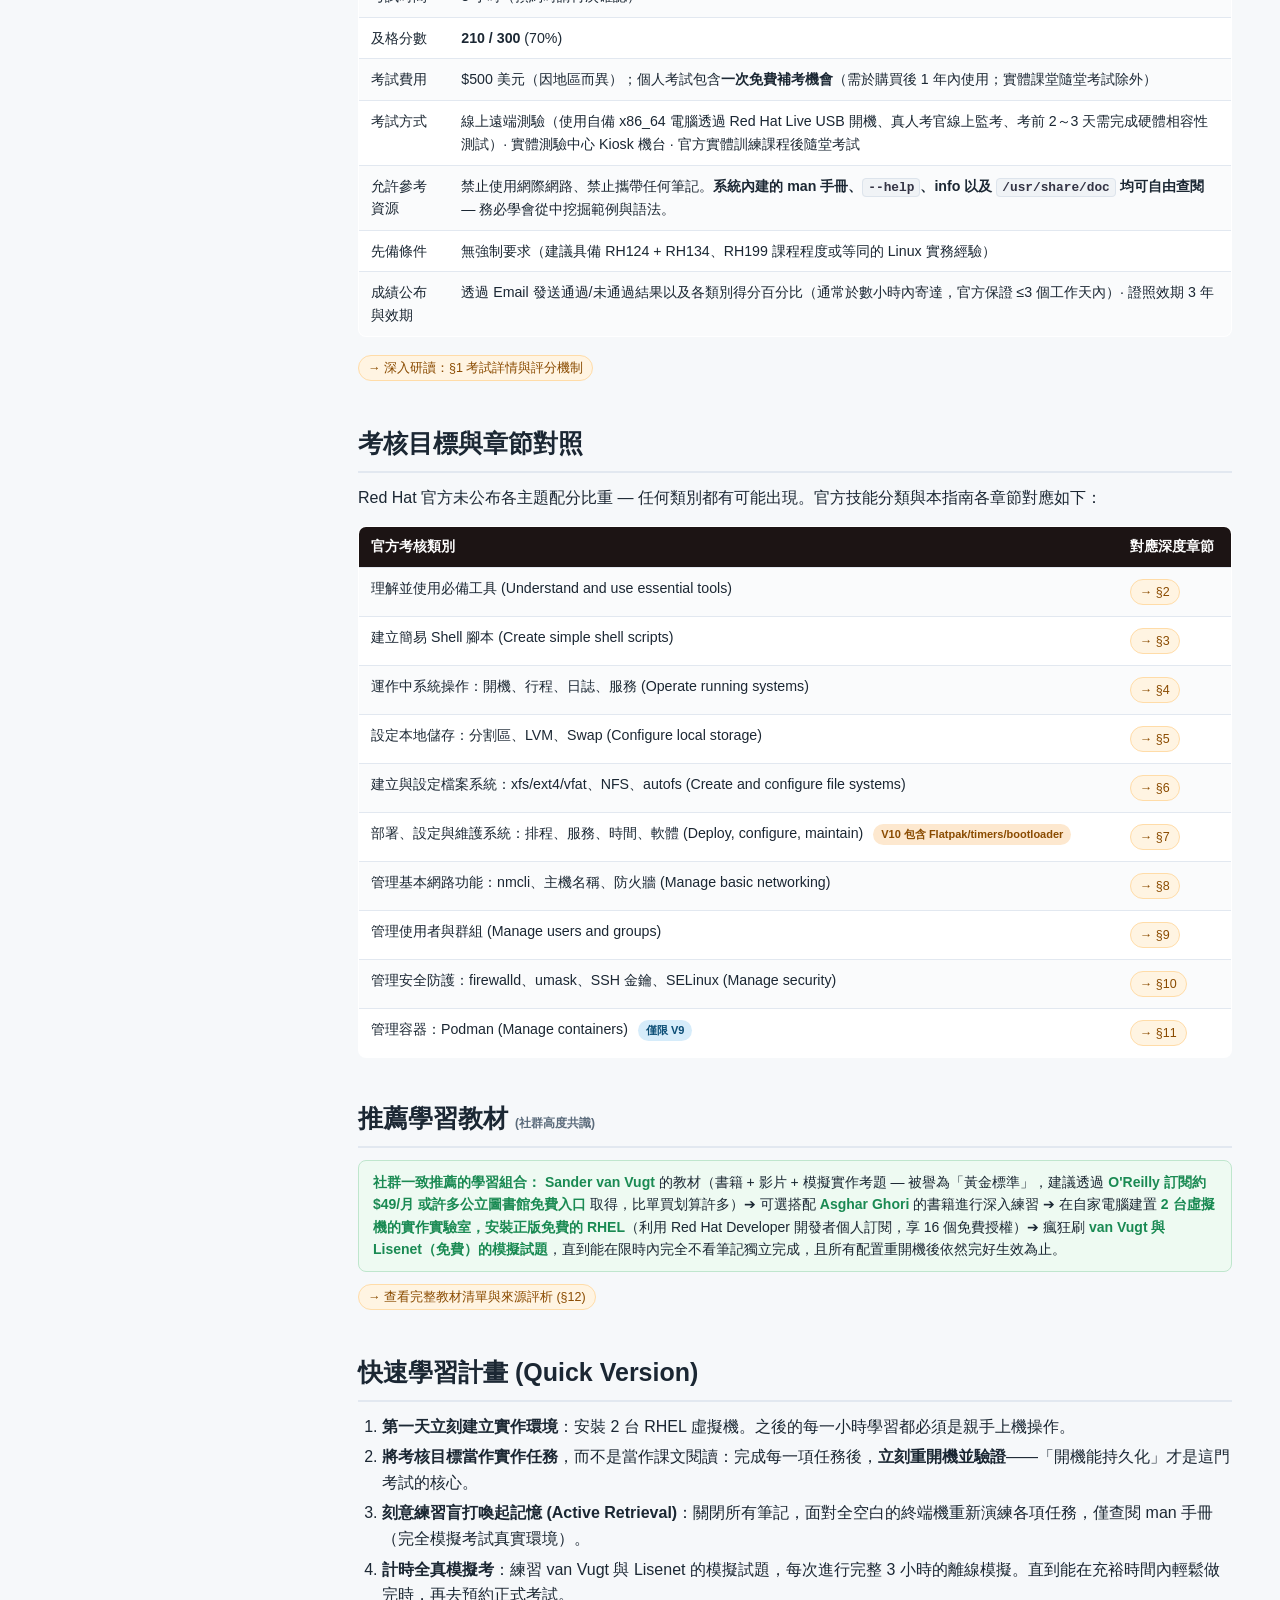
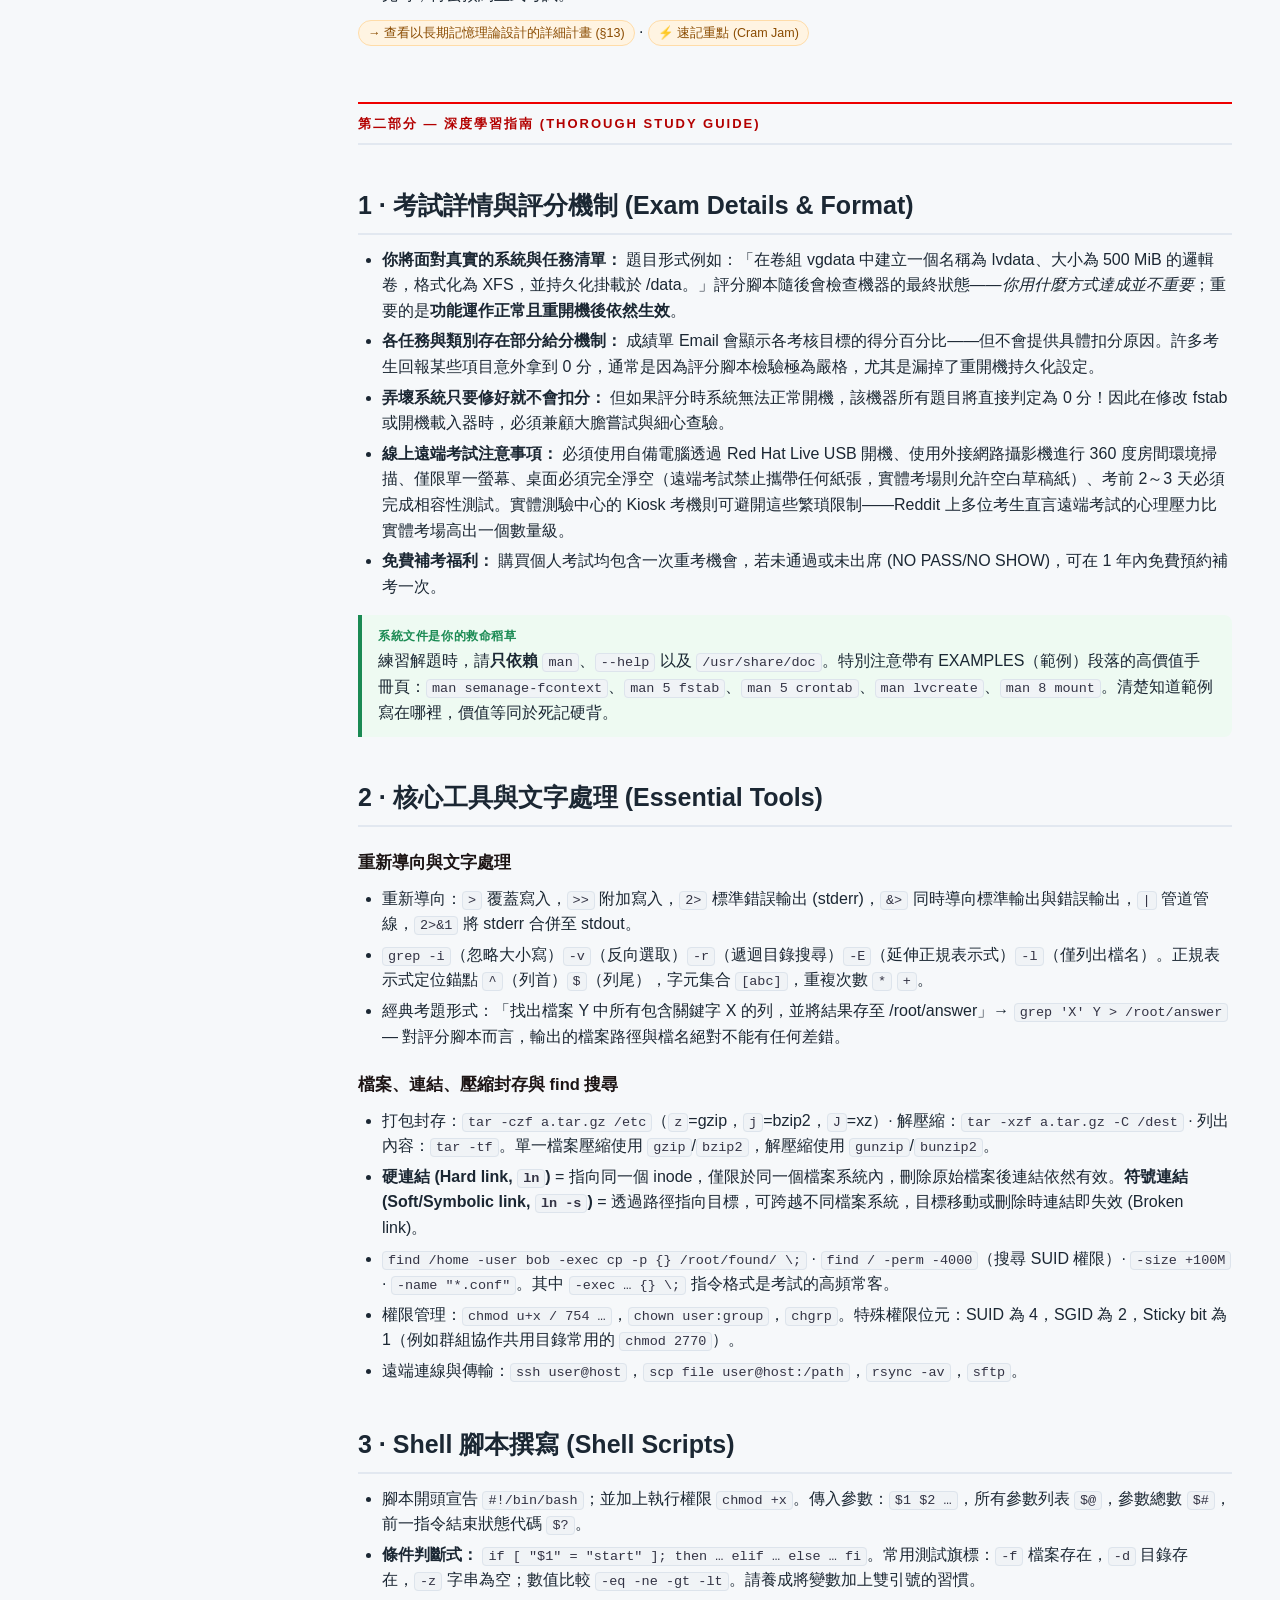
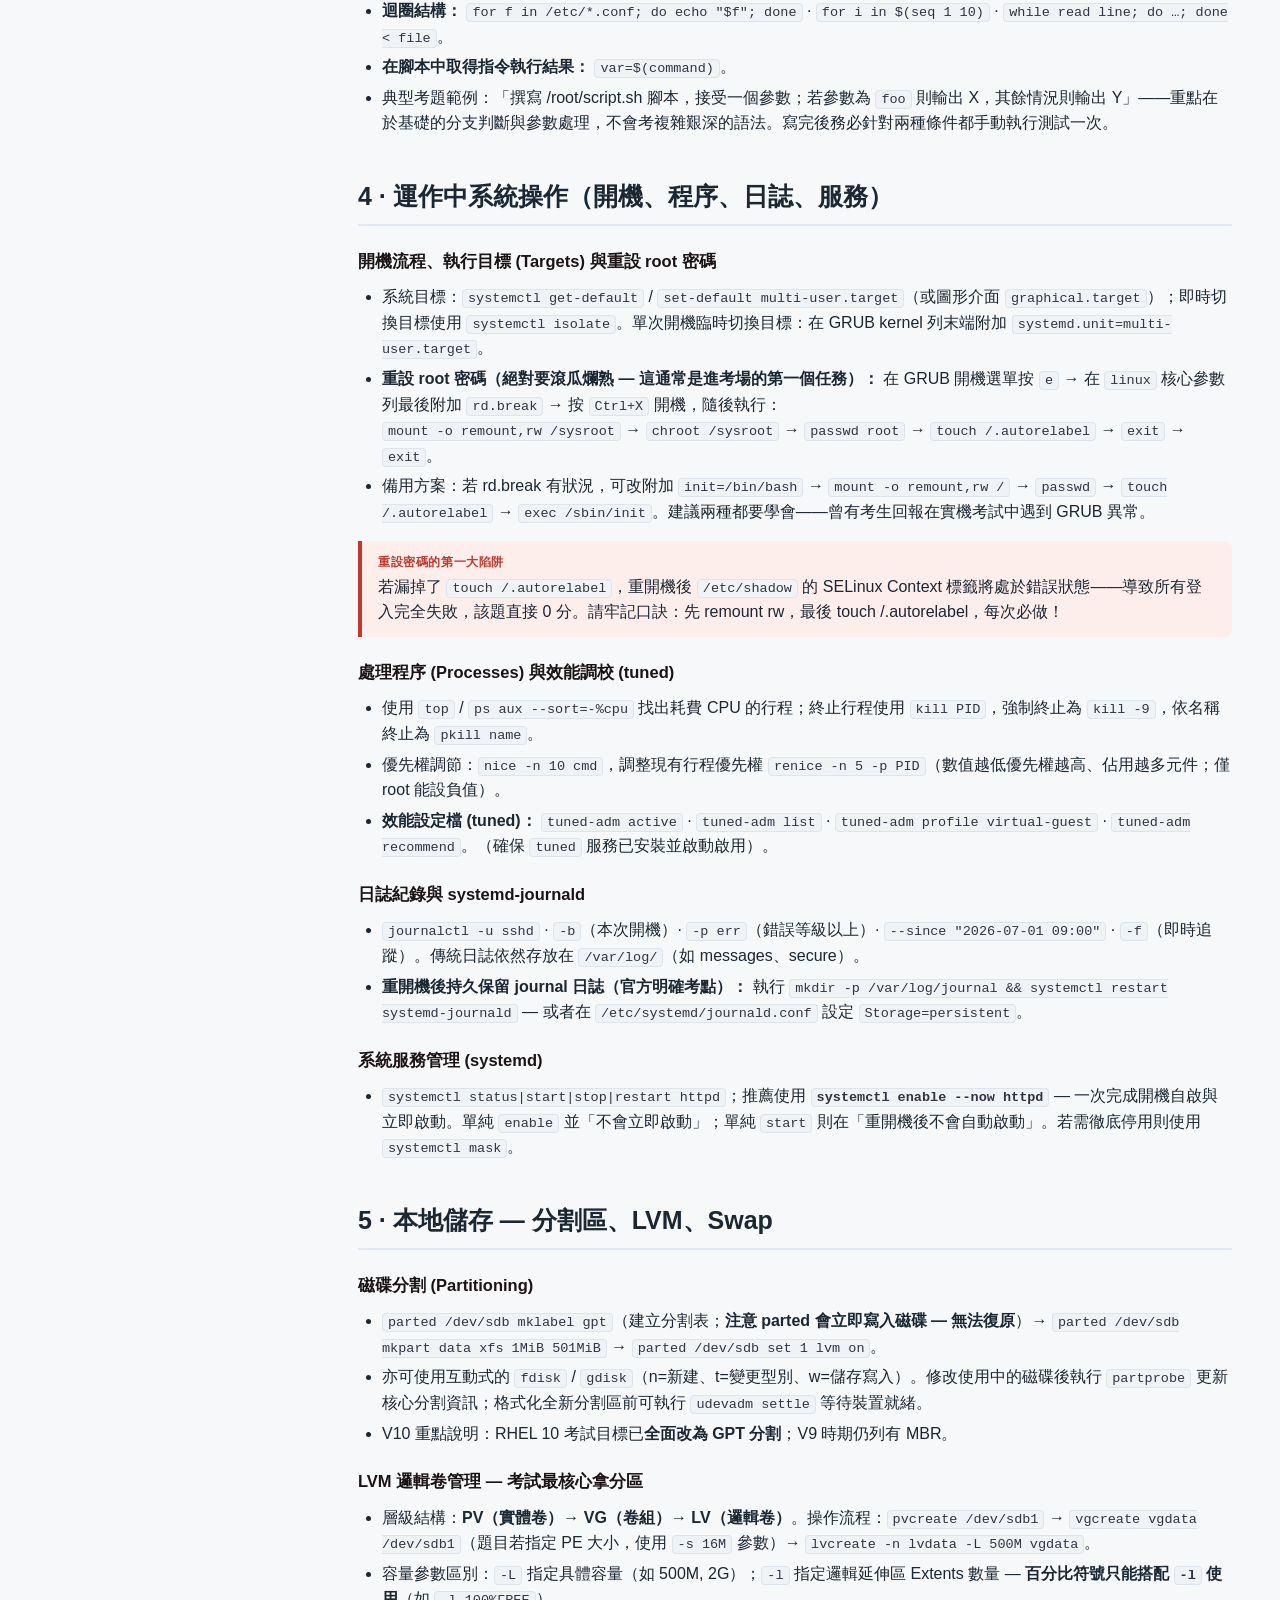
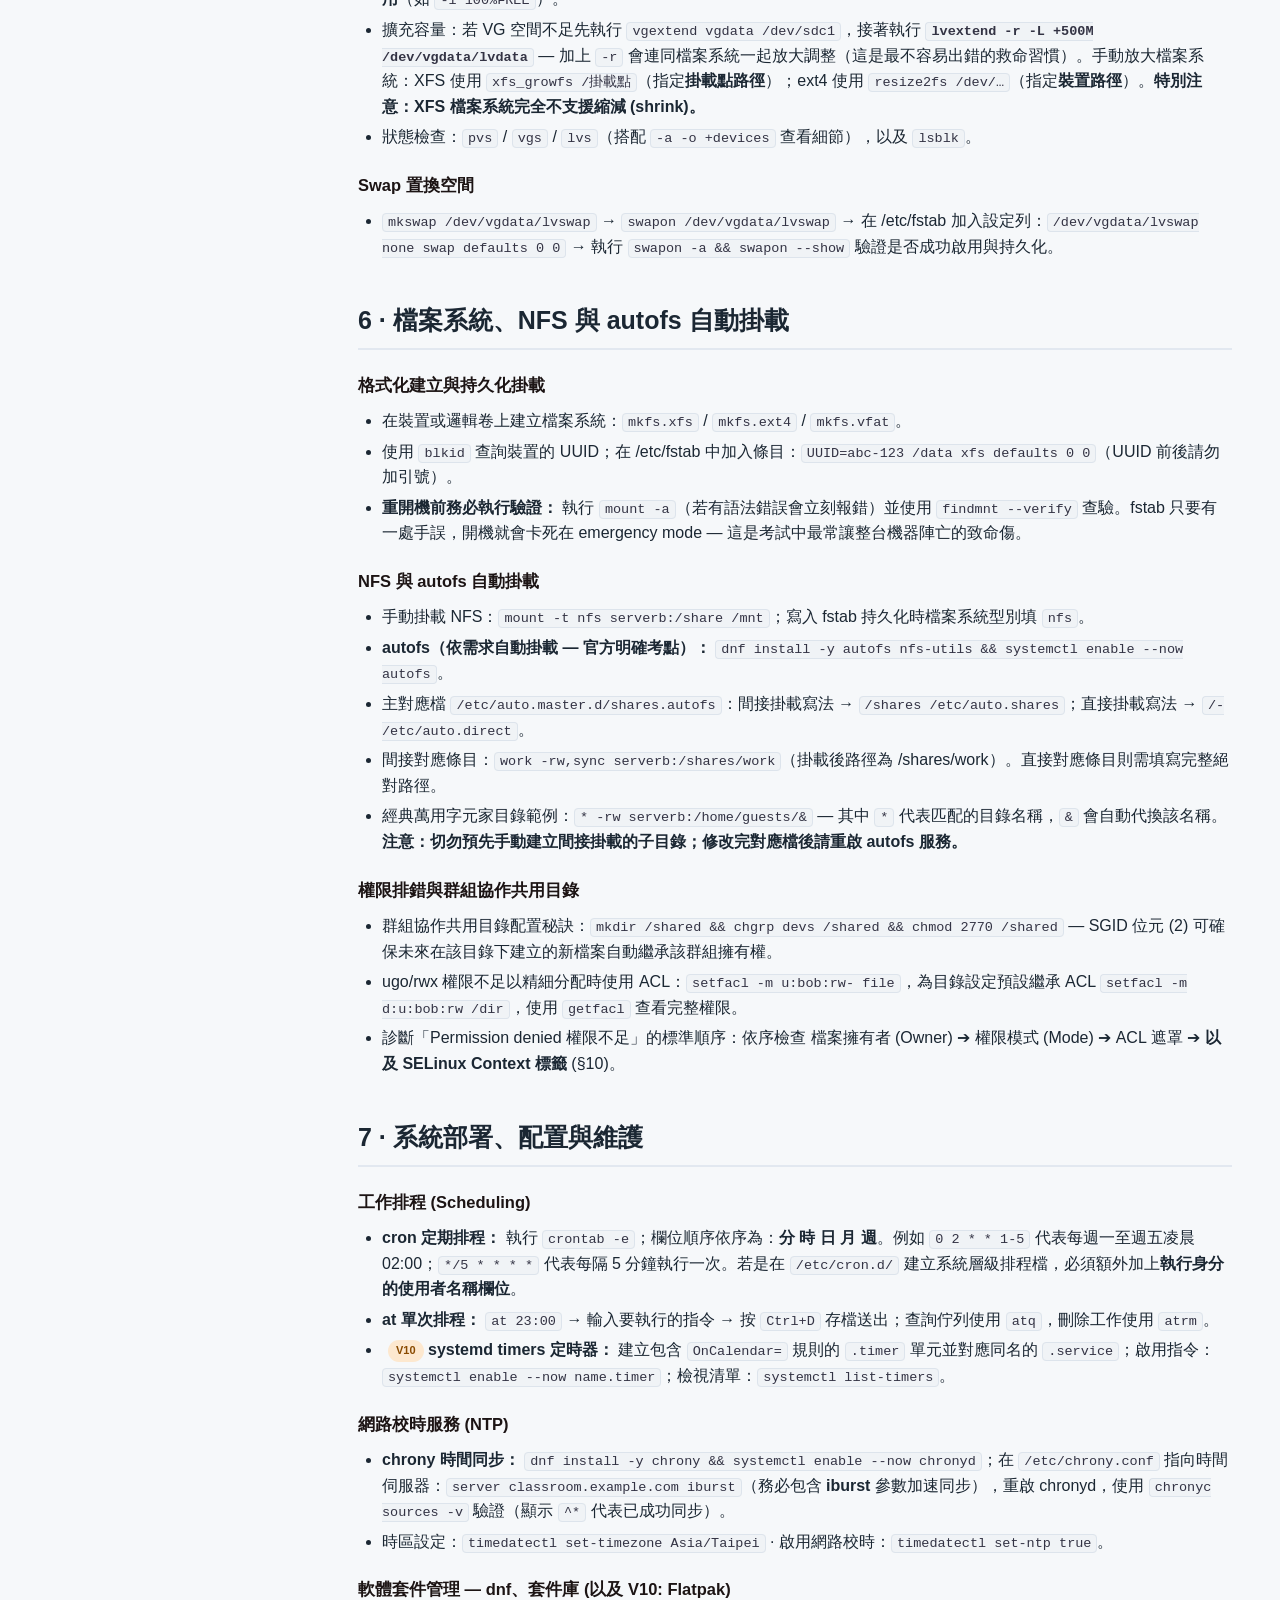
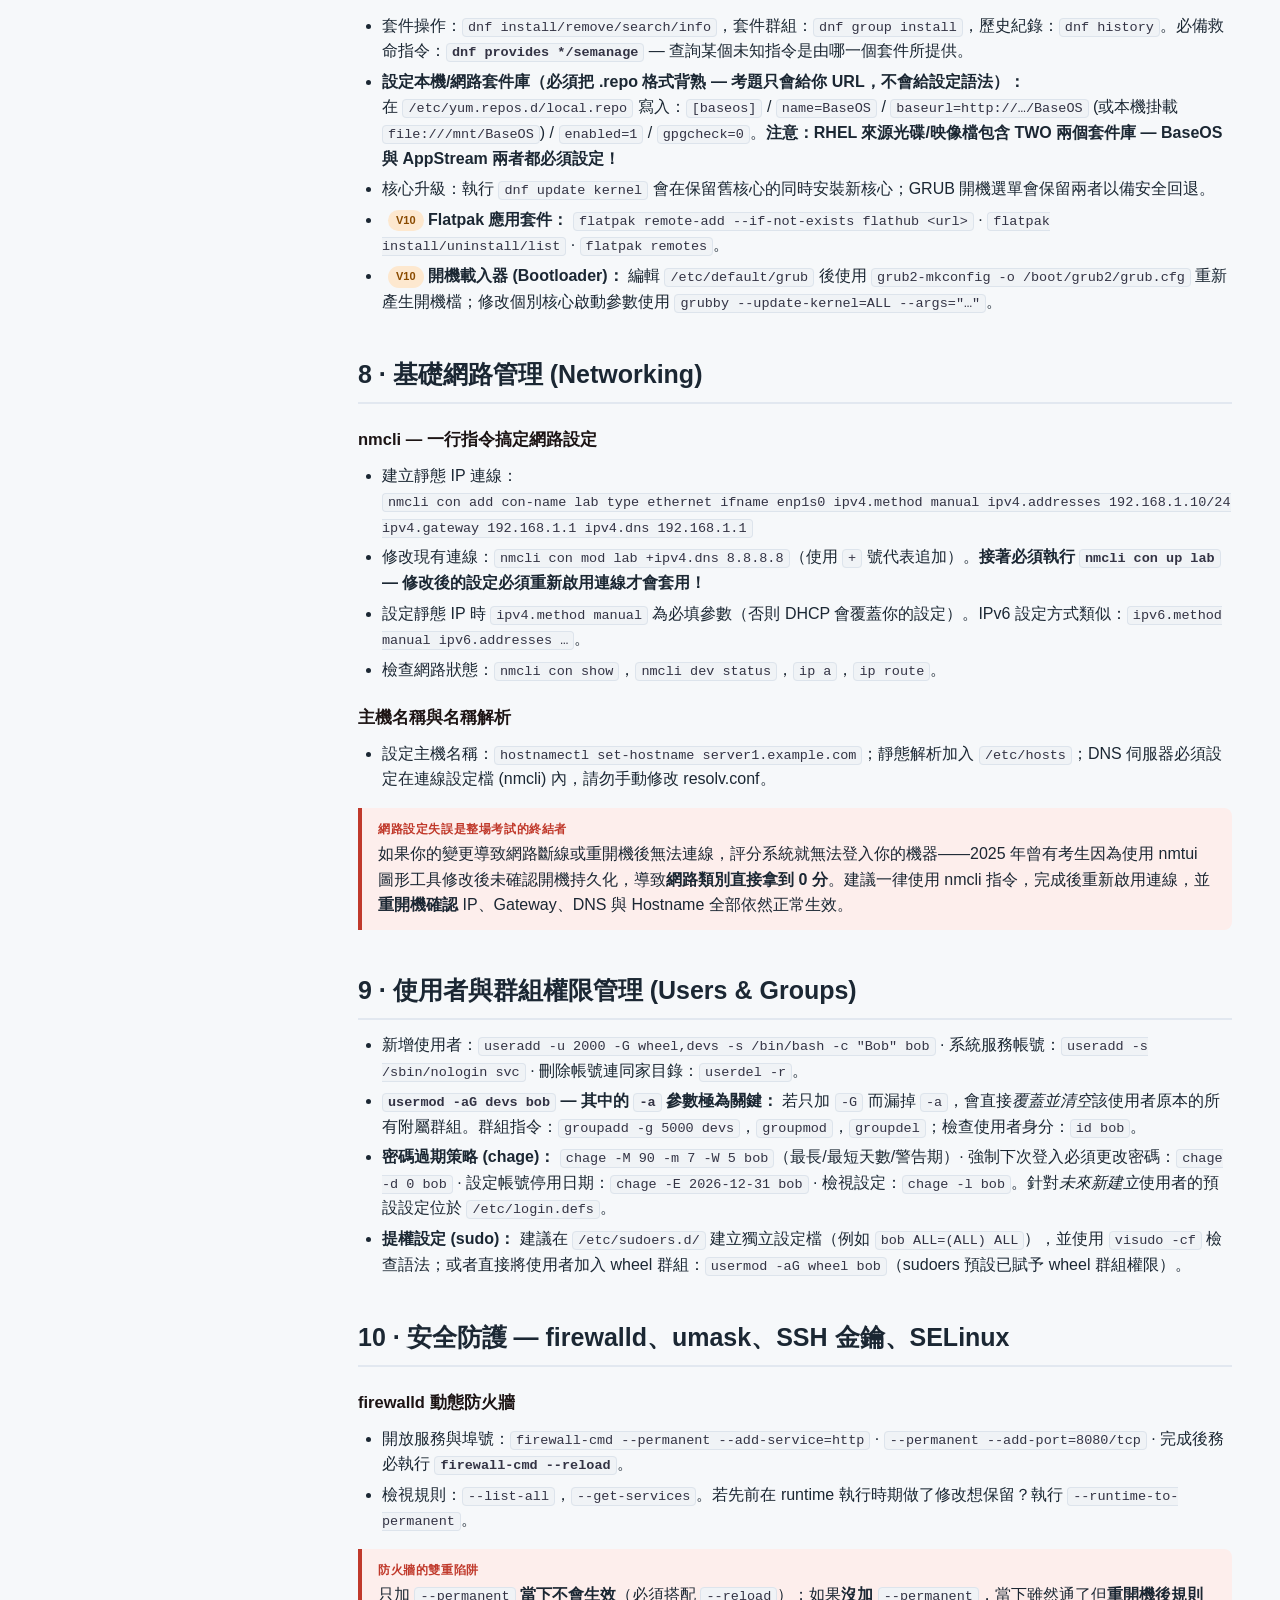
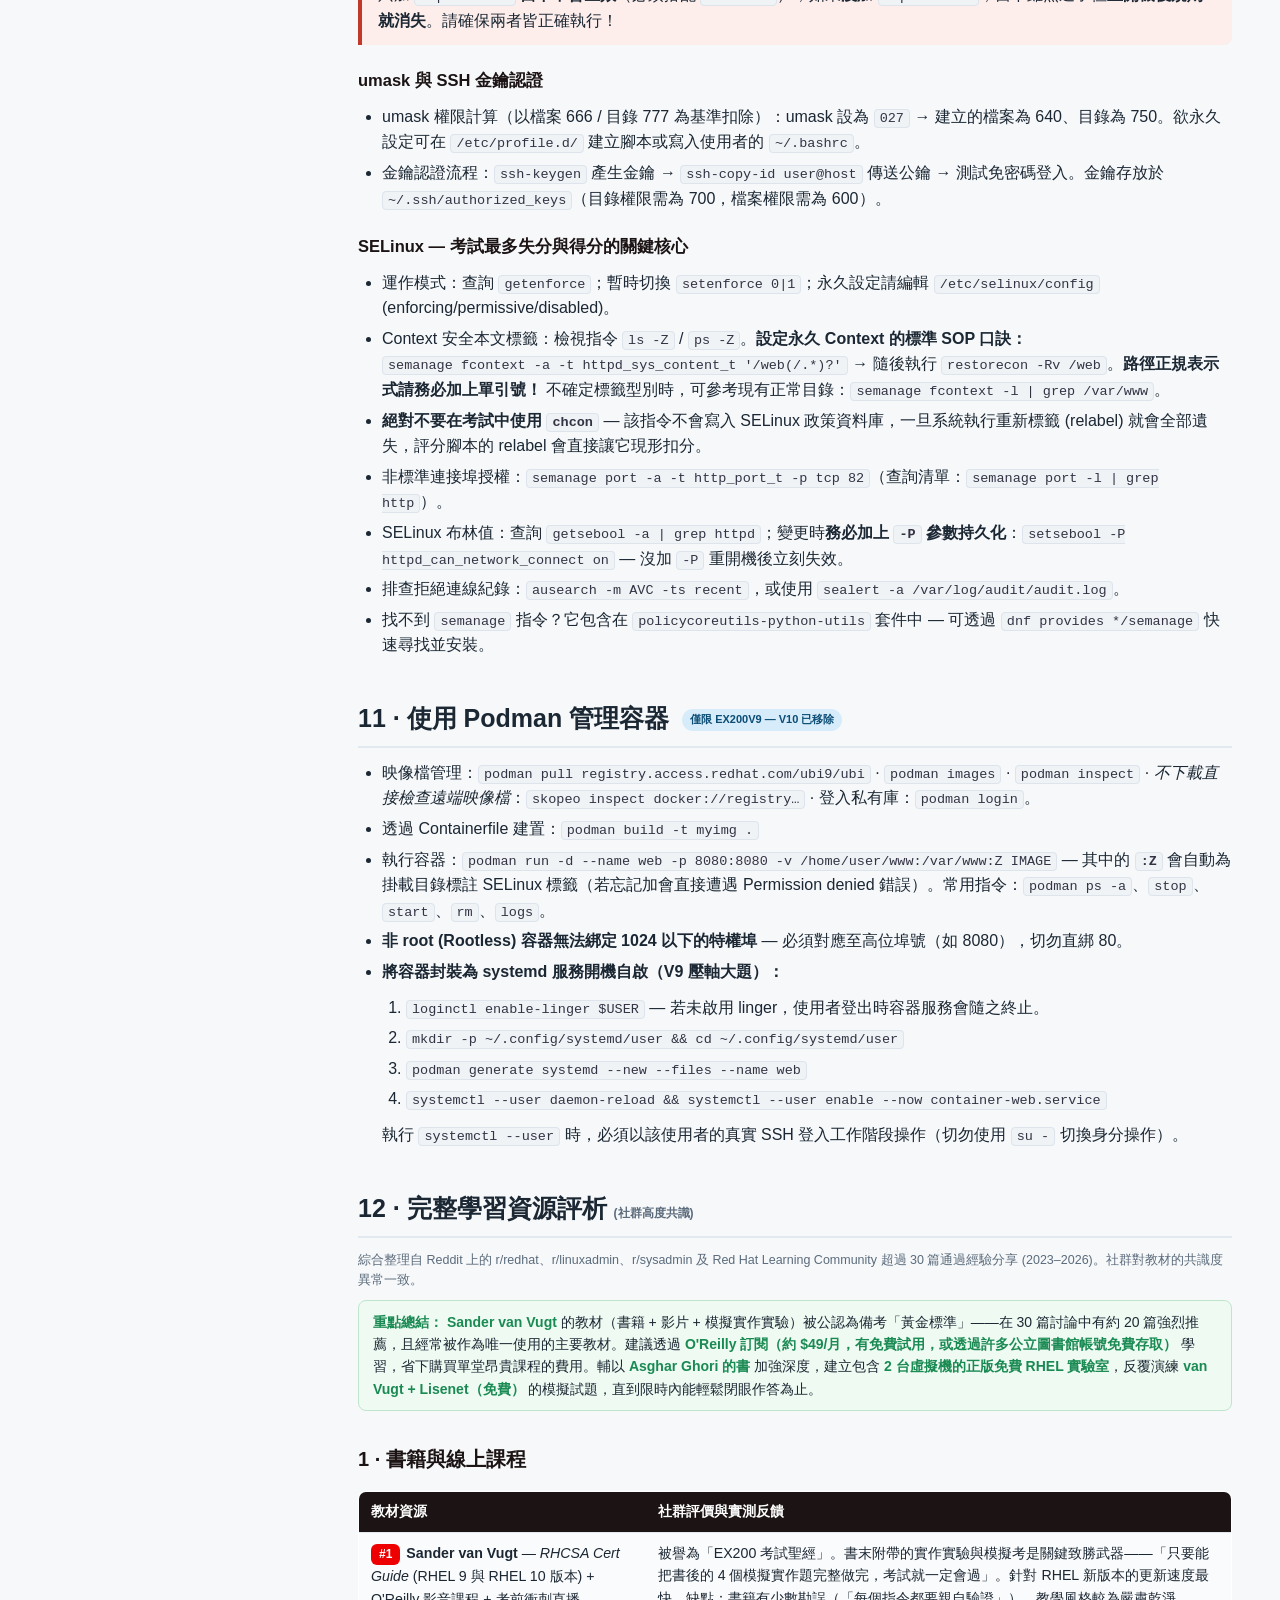
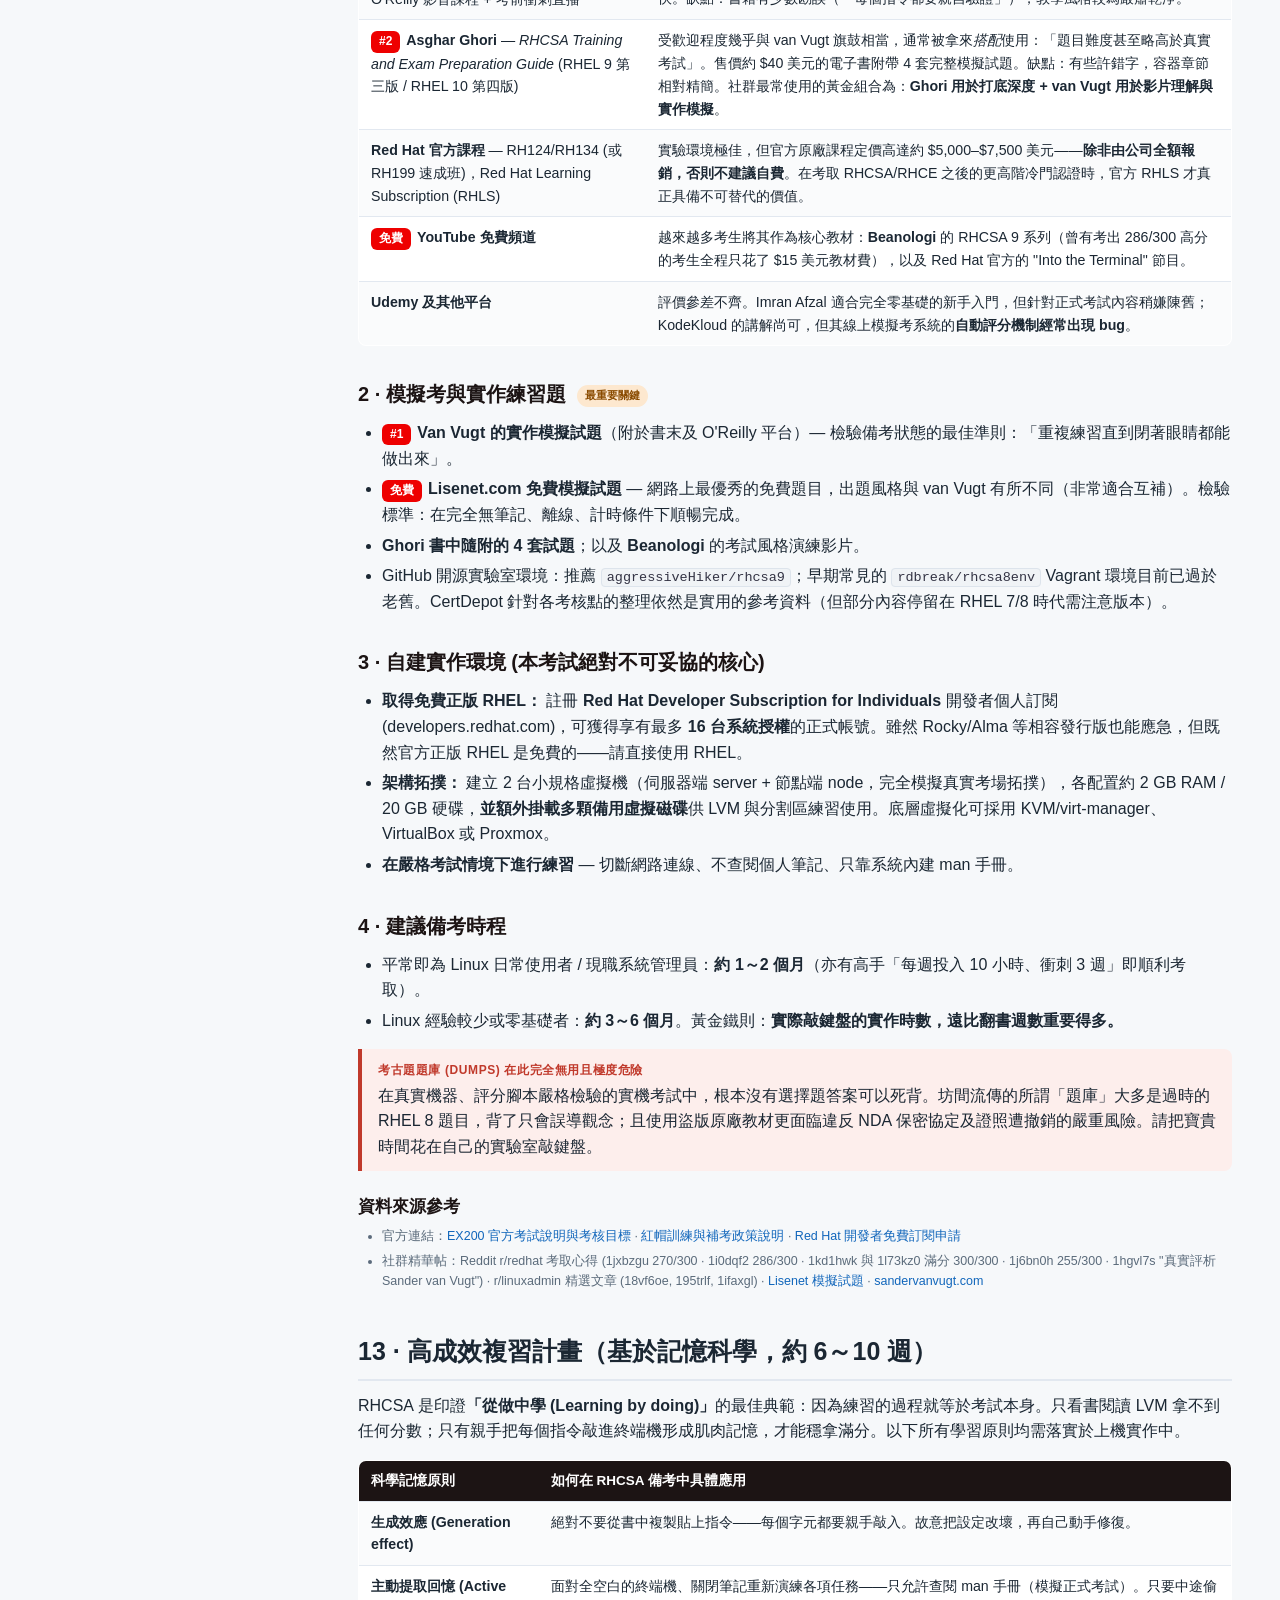
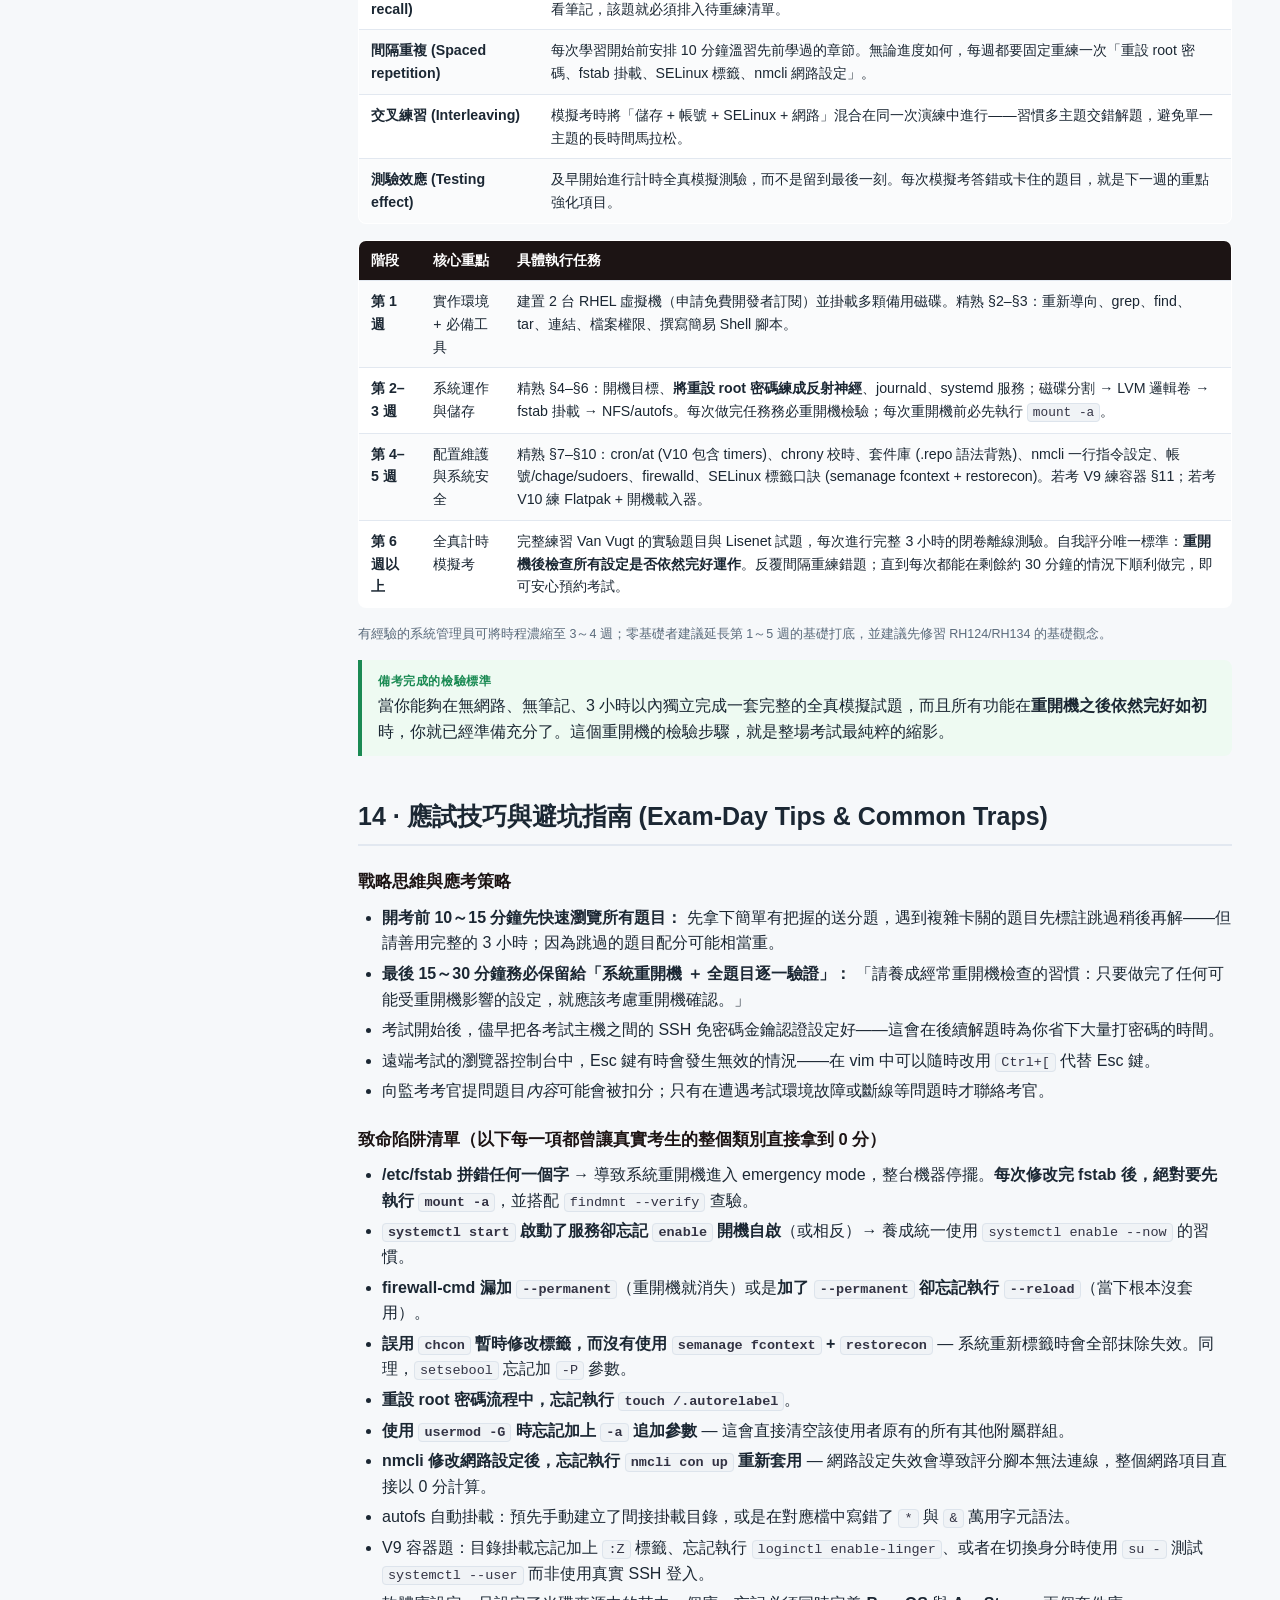
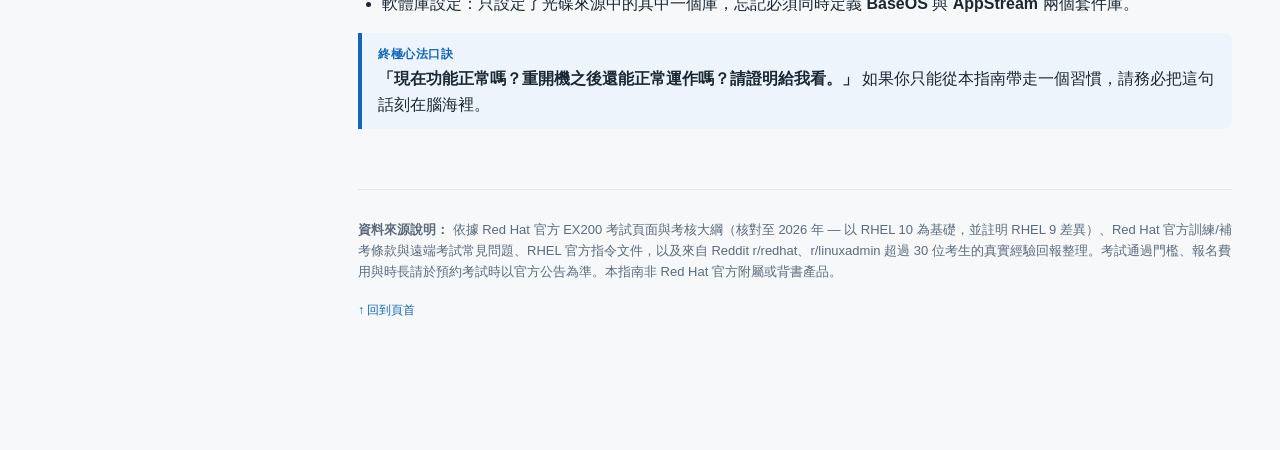
<file: rhcsa/index_standalone.html>
<!DOCTYPE html>
<html lang="zh-Hant">
<head>
<meta charset="UTF-8">
<meta name="viewport" content="width=device-width, initial-scale=1.0">
<title>Red Hat RHCSA (EX200) — 考試深度學習指南</title>
<style>
/* ============================================================
   Shared study-guide stylesheet
   Per-cert theming via body class: theme-aws (default),
   theme-splunk, theme-splunk-admin, theme-security, theme-azure,
   theme-terraform, theme-redhat, theme-aws-clf, theme-aws-scs,
   theme-anthropic
   ============================================================ */
:root{
  --accent:#FF9900;      /* primary brand accent */
  --accent-d:#EC7211;
  --nav:#232F3E;         /* sidebar + hero base */
  --nav-2:#31465f;       /* hero gradient end */
  --nav-line:#11202f;
  --nav-sub:#8fa2b6;
  --nav-link:#c3cedb;

  --ink:#1b2733;
  --muted:#5b6b7b;
  --line:#e2e8f0;
  --bg:#f6f8fa;
  --card:#ffffff;
  --accent-blue:#1166bb;
  --good:#1a8a53;
  --warn:#b4690e;
  --bad:#c0392b;
  --code-bg:#f0f3f6;
  --sidebar-w:310px;
}
/* Vendor brand hex: AWS #FF9900 (Smile Orange), Splunk #65A637.
   All AWS certs share the AWS palette; all Splunk certs share the Splunk palette. */
body.theme-splunk       { --accent:#65A637; --accent-d:#4F8C2B; --nav:#14181b; --nav-2:#28382c; }
body.theme-security { --accent:#E02B34; --accent-d:#b81f27; --nav:#182a3f; --nav-2:#2b4a6b; }
body.theme-azure    { --accent:#0A84D4; --accent-d:#005a9e; --nav:#1f334f; --nav-2:#345183; }
body.theme-terraform{ --accent:#8850CF; --accent-d:#6b3aa0; --nav:#241539; --nav-2:#442c66; }
body.theme-redhat   { --accent:#EE0000; --accent-d:#b30000; --nav:#1c1414; --nav-2:#4a2020; }
body.theme-aws-clf      { --accent:#FF9900; --accent-d:#EC7211; --nav:#232F3E; --nav-2:#31465f; }
body.theme-aws-scs      { --accent:#FF9900; --accent-d:#EC7211; --nav:#232F3E; --nav-2:#31465f; }
body.theme-splunk-admin { --accent:#65A637; --accent-d:#4F8C2B; --nav:#14181b; --nav-2:#28382c; }
body.theme-anthropic    { --accent:#D97757; --accent-d:#b85c3f; --nav:#2b1a14; --nav-2:#4a2c20; }

*{box-sizing:border-box;}
html{scroll-behavior:smooth;}
body{
  margin:0;
  font-family:-apple-system,BlinkMacSystemFont,"Segoe UI",Roboto,Helvetica,Arial,sans-serif;
  color:var(--ink);background:var(--bg);line-height:1.6;font-size:16px;
}
a{color:var(--accent-blue);text-decoration:none;}
a:hover{text-decoration:underline;}

/* ---------- Layout ---------- */
.layout{display:flex;align-items:flex-start;}
.sidebar{
  width:var(--sidebar-w);min-width:var(--sidebar-w);height:100vh;position:sticky;top:0;
  overflow-y:auto;background:var(--nav);color:#cfd8e3;padding:0 0 40px 0;border-right:1px solid var(--nav-line);
}
.sidebar::-webkit-scrollbar{width:9px;}
.sidebar::-webkit-scrollbar-thumb{background:#46586c;border-radius:8px;}
.sidebar::-webkit-scrollbar-track{background:transparent;}
.brand{padding:20px 22px 16px 22px;border-bottom:1px solid #33465b;position:sticky;top:0;background:var(--nav);z-index:3;}
.brand .logo{display:inline-block;background:var(--accent);color:#fff;font-weight:800;font-size:12px;letter-spacing:.5px;
  padding:3px 8px;border-radius:4px;margin-bottom:8px;}
.brand h1{font-size:15px;margin:6px 0 2px 0;color:#fff;line-height:1.3;}
.brand .sub{font-size:12px;color:var(--nav-sub);}
.brand .home{font-size:12px;display:inline-block;margin-top:8px;color:#aeb9c7;}
.brand .home:hover{color:#fff;}

.toc{padding:10px 0;}
.toc .group-label{font-size:11px;text-transform:uppercase;letter-spacing:1.3px;color:var(--accent);
  padding:14px 22px 6px 22px;font-weight:700;}
.toc a{display:block;color:var(--nav-link);padding:6px 22px;font-size:13.5px;border-left:3px solid transparent;
  text-decoration:none;transition:all .12s ease;}
.toc a:hover{background:#2c3a4b;color:#fff;text-decoration:none;}
.toc a.lvl2{padding-left:36px;font-size:12.7px;color:#a8b6c6;}
.toc a.lvl3{padding-left:50px;font-size:12.3px;color:#93a2b4;}
.toc a.active{background:#2c3a4b;color:#fff;border-left:3px solid var(--accent);font-weight:600;}

.content{flex:1;min-width:0;padding:0 48px 120px 48px;max-width:1080px;margin:0 auto;}
.hero{background:linear-gradient(135deg,var(--nav) 0%,var(--nav-2) 100%);color:#fff;margin:0 -48px 34px -48px;
  padding:46px 48px 40px 48px;border-bottom:4px solid var(--accent);}
.hero h1{margin:0 0 8px 0;font-size:30px;line-height:1.2;}
.hero p{margin:6px 0 0 0;color:#d4deea;max-width:820px;}
.hero .pill{display:inline-block;margin-top:18px;margin-right:8px;background:rgba(255,255,255,.12);
  border:1px solid rgba(255,255,255,.22);padding:5px 12px;border-radius:20px;font-size:13px;}
.hero .pill b{color:var(--accent);}
.hero .crambtn{display:inline-block;margin-top:18px;background:var(--accent);color:#fff;font-weight:700;
  padding:8px 16px;border-radius:6px;font-size:14px;}
.hero .crambtn:hover{background:var(--accent-d);text-decoration:none;}

section{scroll-margin-top:18px;}
h2.part{font-size:13px;letter-spacing:2px;text-transform:uppercase;color:var(--accent-d);
  border-top:2px solid var(--accent);padding-top:10px;margin-top:54px;font-weight:800;}
h2{font-size:25px;margin:40px 0 12px 0;padding-bottom:8px;border-bottom:2px solid var(--line);scroll-margin-top:18px;}
h3{font-size:20px;margin:32px 0 10px 0;color:var(--nav);scroll-margin-top:18px;}
h4{font-size:16.5px;margin:22px 0 6px 0;color:var(--nav);}
p{margin:10px 0;}
ul,ol{margin:10px 0;padding-left:24px;}
li{margin:5px 0;}
code{background:var(--code-bg);border:1px solid #dde4ec;border-radius:4px;padding:1px 5px;font-size:13.5px;
  font-family:"SFMono-Regular",Consolas,"Liberation Mono",Menlo,monospace;color:#334;}
pre{background:var(--code-bg);border:1px solid #dde4ec;border-left:3px solid var(--accent);border-radius:6px;
  padding:11px 14px;margin:14px 0;overflow-x:auto;font-size:13px;line-height:1.5;
  font-family:"SFMono-Regular",Consolas,"Liberation Mono",Menlo,monospace;color:#2a3644;}
pre code{background:none;border:none;padding:0;font-size:inherit;}

table{border-collapse:collapse;width:100%;margin:16px 0;font-size:14.2px;background:var(--card);
  border:1px solid var(--line);border-radius:8px;overflow:hidden;}
th{background:var(--nav);color:#fff;text-align:left;padding:9px 12px;font-weight:600;font-size:13.5px;}
td{padding:9px 12px;border-top:1px solid var(--line);vertical-align:top;}
tr:nth-child(even) td{background:#fafbfc;}
table code{font-size:12.8px;}

.card{background:var(--card);border:1px solid var(--line);border-radius:10px;padding:18px 20px;margin:16px 0;
  box-shadow:0 1px 2px rgba(16,24,40,.04);}
.grid{display:grid;gap:16px;grid-template-columns:repeat(auto-fill,minmax(250px,1fr));margin:18px 0;}
.grid .card{margin:0;}
.grid .card h4{margin-top:0;}

.callout{border-left:4px solid var(--accent);background:#fff8ec;padding:12px 16px;border-radius:0 8px 8px 0;margin:16px 0;}
.callout.tip{border-left-color:var(--good);background:#eefaf2;}
.callout.trap{border-left-color:var(--bad);background:#fdeeec;}
.callout.note{border-left-color:var(--accent-blue);background:#eef4fb;}
.callout .lbl{font-weight:700;font-size:12px;letter-spacing:.6px;text-transform:uppercase;display:block;margin-bottom:2px;color:var(--accent-d);}
.callout.tip .lbl{color:var(--good);}
.callout.trap .lbl{color:var(--bad);}
.callout.note .lbl{color:var(--accent-blue);}

.domain-band{display:flex;flex-wrap:wrap;gap:12px;margin:18px 0;}
.domain-band .db{flex:1;min-width:170px;background:var(--card);border:1px solid var(--line);border-top:4px solid var(--accent);
  border-radius:10px;padding:14px 16px;}
.domain-band .db .pct{font-size:26px;font-weight:800;color:var(--nav);}
.domain-band .db .nm{font-size:13.5px;color:var(--muted);}

.tag{display:inline-block;font-size:11px;font-weight:700;padding:2px 8px;border-radius:20px;margin-left:6px;vertical-align:middle;}
.tag.d1{background:#fde8cf;color:#8a4b00;}
.tag.d2{background:#d6ecfa;color:#0b4d75;}
.tag.d3{background:#e2f4e5;color:#1a6b38;}
.tag.d4{background:#efe4f7;color:#5f2c86;}
.tag.d5{background:#fbe0e4;color:#9c1b2b;}

.backtop{font-size:12px;color:var(--muted);margin-top:8px;display:inline-block;}
.jump{font-size:12.5px;background:#fff4e2;border:1px solid #ffdca8;color:#8a4b00;padding:2px 9px;border-radius:20px;display:inline-block;margin:2px 0;}
.jump:hover{background:#ffe9c9;text-decoration:none;}
.kbd{font-size:12px;color:var(--muted);}
.two-col{display:grid;grid-template-columns:1fr 1fr;gap:16px;}
@media(max-width:1100px){.two-col{grid-template-columns:1fr;}}
.legend{font-size:12.5px;color:var(--muted);margin:6px 0 0 0;}
.star{color:var(--accent);}
hr.soft{border:none;border-top:1px dashed var(--line);margin:30px 0;}
.rank{display:inline-block;background:var(--accent);color:#fff;font-weight:800;border-radius:6px;padding:1px 8px;font-size:12px;margin-right:6px;}
.consensus{background:#eefaf2;border:1px solid #bfe6cd;border-radius:8px;padding:10px 14px;margin:10px 0;font-size:14px;}
.consensus b{color:var(--good);}
.footer{margin-top:60px;padding-top:20px;border-top:1px solid var(--line);color:var(--muted);font-size:13px;}

@media(max-width:900px){
  .layout{flex-direction:column;}
  .sidebar{position:relative;width:100%;min-width:0;height:auto;border-right:none;}
  .content{padding:0 20px 80px 20px;}
  .hero{margin:0 -20px 24px -20px;padding:32px 20px;}
  .two-col{grid-template-columns:1fr;}
}

</style>
</head>
<body class="theme-redhat">
<div class="layout">

  <nav class="sidebar" id="sidebar">
    <div class="brand">
      <span class="logo">RED HAT · EX200</span>
      <h1>RHCSA — 紅帽認證系統管理員</h1>
      <div class="sub">核心總覽 ＋ 深度備考指南</div>
      <a class="home" href="../index.html">← 所有認證指南</a> &nbsp;·&nbsp; <a class="home" href="cram.html">⚡ 速記重點 (Cram Jam)</a>
    </div>
    <div class="toc" id="toc">
      <div class="group-label">重點總覽 (Overview)</div>
      <a href="#ov-intro">認證介紹與核心價值</a>
      <a href="#ov-version">RHEL 9 vs RHEL 10 版本差異</a>
      <a href="#ov-glance">考試重點一覽</a>
      <a href="#ov-objectives">考核目標與章節對照</a>
      <a href="#ov-materials">推薦教材 (社群共識)</a>
      <a href="#ov-plan">快速學習計畫 (Quick)</a>

      <div class="group-label">深度學習指南 (Thorough Guide)</div>
      <a href="#t-exam">1 · 考試詳情與環境規範</a>
      <a href="#t-tools">2 · 核心工具與文字處理</a>
      <a href="#t-scripts">3 · Shell 腳本撰寫</a>
      <a href="#t-operate">4 · 運作中系統操作（開機/程序/日誌/服務）</a>
      <a href="#t-storage">5 · 本地儲存（分割區、LVM、Swap）</a>
      <a href="#t-fs">6 · 檔案系統、NFS 與 autofs</a>
      <a href="#t-deploy">7 · 系統部署、配置與維護</a>
      <a href="#t-network">8 · 基礎網路管理（nmcli）</a>
      <a href="#t-users">9 · 使用者與群組權限管理</a>
      <a href="#t-security">10 · 安全防護（SELinux、firewalld）</a>
      <a href="#t-containers">11 · 容器管理（EX200V9 專屬）</a>
      <a href="#t-materials">12 · 完整學習資源評析</a>
      <a href="#t-plan">13 · 高成效複習計畫（6～10 週）</a>
      <a href="#t-tips">14 · 應試技巧與避坑指南</a>
    </div>
  </nav>

  <main class="content">
    <div class="hero">
      <h1>紅帽認證系統管理員 (RHCSA)</h1>
      <p><b>EX200 考試。</b>與本網站上的其他所有認證不同，RHCSA 是一門 <b>100% 實機操作</b>的考試：在真實的 RHEL 系統上進行三個小時的實際任務操作——完全沒有選擇題，最終由自動化評分腳本檢驗你的機器配置狀態。它是證明你具備真實 Linux 管理能力的黃金標準，也是通往 RHCE 及整個 Red Hat 認證體系的基石。</p>
      <span class="pill"><b>100%</b> 實機操作實驗</span>
      <span class="pill"><b>3</b> 小時</span>
      <span class="pill">及格分 <b>210</b>/300</span>
      <span class="pill"><b>$500</b> 美元</span>
      <span class="pill">含一次免費補考</span>
      <span class="pill">效期 <b>3 年</b></span>
      <div><a class="crambtn" href="cram.html">⚡ 開啟單頁速記重點 (Cram Jam)</a></div>
    </div>

    <!-- OVERVIEW -->
    <h2 class="part">第一部分 — 核心總覽 (High-Level Overview)</h2>

    <section id="ov-intro">
      <h2>認證介紹與核心價值 (What &amp; Why)</h2>
      <p><b>RHCSA</b> 旨在驗證您是否具備在 Red Hat Enterprise Linux 上執行 Linux 系統管理員核心任務的能力——包括管理使用者、儲存空間、檔案系統、網路、安全防護（SELinux / firewalld）、系統服務以及軟體套件——<b>全程親手操作、面對時間壓力，且僅有 man 線上手冊可供參考</b>。由於這門考試無法靠死背答案通過，因此企業普遍將其視為當今最具公信力與含金量的初中階基礎架構認證之一。</p>
      <div class="callout note"><span class="lbl">貫穿整場考試的唯一最高鐵則</span> 引用 Red Hat 官方原話：<b>「所有配置必須在重開機後依然生效，無需任何人工介入 (configurations must persist after reboot without intervention)。」</b> 任何當下能運作、但重開機後失效的設定，一律得 0 分。因此本指南中的每個主題，最終目的都是「……並確保在重開機後依然完好生效」。</div>
    </section>

    <section id="ov-version">
      <h2>⚠️ RHEL 9 vs RHEL 10 — 請確認您報考的版本</h2>
      <div class="callout"><span class="lbl">版本分流 (2026)</span> 官方 EX200 頁面現已註明考試<b>以 RHEL 10 為基礎</b>。但 RHEL 9 版本 (EX200V9) 在退場過渡期內可能仍可供選擇——<b>預約考試時需自行勾選版本，因此請在備考前確認您報考的版本</b>。截至目前，社群中大多數考取經驗回報仍是以 RHEL 9 為主。兩者約有 85–90% 的內容完全相同，其主要差異如下：</div>
      <table>
        <tr><th>項目</th><th>EX200V9 (RHEL 9)</th><th>EX200V10 (RHEL 10)</th></tr>
        <tr><td><b>容器 (Containers)</b></td><td>✔ 包含 Podman 考核目標（執行、註冊為 systemd 服務、持久化儲存）</td><td><b>已完全移除</b></td></tr>
        <tr><td><b>軟體套件管理</b></td><td>dnf + 套件庫 (包含 modularity 模組)</td><td>全新「管理軟體」分類新增 <b>Flatpak</b>；移除 dnf modularity</td></tr>
        <tr><td><b>排程任務</b></td><td>at + cron</td><td>at + cron + <b>systemd timer 定時器單元</b></td></tr>
        <tr><td><b>V10 其他變動</b></td><td>—</td><td><b>修改系統開機載入器 (Bootloader)</b>；僅支援 GPT 分割（已移除 MBR）</td></tr>
      </table>
      <p>本指南完整涵蓋<b>兩者</b>：所有共同考核項目，以及專屬於 V9 容器的 §11，並在 §7 內文中註記 V10 新增重點（Flatpak、timers、開機載入器）。</p>
    </section>

    <section id="ov-glance">
      <h2>考試重點一覽 (Exam at a Glance)</h2>
      <table>
        <tr><th>項目</th><th>詳細說明</th></tr>
        <tr><td>考試代碼</td><td>EX200 (RHCSA)</td></tr>
        <tr><td>考試形式</td><td><b>上機實機操作實驗 (Performance-based Lab)</b> — 無任何選擇題；由自動化評分腳本依據系統最終狀態判定成績</td></tr>
        <tr><td>考試時間</td><td>3 小時（預約時請再次確認）</td></tr>
        <tr><td>及格分數</td><td><b>210 / 300</b> (70%)</td></tr>
        <tr><td>考試費用</td><td>$500 美元（因地區而異）；個人考試包含<b>一次免費補考機會</b>（需於購買後 1 年內使用；實體課堂隨堂考試除外）</td></tr>
        <tr><td>考試方式</td><td>線上遠端測驗（使用自備 x86_64 電腦透過 Red Hat Live USB 開機、真人考官線上監考、考前 2～3 天需完成硬體相容性測試）· 實體測驗中心 Kiosk 機台 · 官方實體訓練課程後隨堂考試</td></tr>
        <tr><td>允許參考資源</td><td>禁止使用網際網路、禁止攜帶任何筆記。<b>系統內建的 man 手冊、<code>--help</code>、info 以及 <code>/usr/share/doc</code> 均可自由查閱</b> — 務必學會從中挖掘範例與語法。</td></tr>
        <tr><td>先備條件</td><td>無強制要求（建議具備 RH124 + RH134、RH199 課程程度或等同的 Linux 實務經驗）</td></tr>
        <tr><td>成績公布與效期</td><td>透過 Email 發送通過/未通過結果以及各類別得分百分比（通常於數小時內寄達，官方保證 ≤3 個工作天內）· 證照效期 3 年</td></tr>
      </table>
      <p><a class="jump" href="#t-exam">→ 深入研讀：§1 考試詳情與評分機制</a></p>
    </section>

    <section id="ov-objectives">
      <h2>考核目標與章節對照</h2>
      <p>Red Hat 官方未公布各主題配分比重 — 任何類別都有可能出現。官方技能分類與本指南各章節對應如下：</p>
      <table>
        <tr><th>官方考核類別</th><th>對應深度章節</th></tr>
        <tr><td>理解並使用必備工具 (Understand and use essential tools)</td><td><a class="jump" href="#t-tools">→ §2</a></td></tr>
        <tr><td>建立簡易 Shell 腳本 (Create simple shell scripts)</td><td><a class="jump" href="#t-scripts">→ §3</a></td></tr>
        <tr><td>運作中系統操作：開機、行程、日誌、服務 (Operate running systems)</td><td><a class="jump" href="#t-operate">→ §4</a></td></tr>
        <tr><td>設定本地儲存：分割區、LVM、Swap (Configure local storage)</td><td><a class="jump" href="#t-storage">→ §5</a></td></tr>
        <tr><td>建立與設定檔案系統：xfs/ext4/vfat、NFS、autofs (Create and configure file systems)</td><td><a class="jump" href="#t-fs">→ §6</a></td></tr>
        <tr><td>部署、設定與維護系統：排程、服務、時間、軟體 (Deploy, configure, maintain) <span class="tag d1">V10 包含 Flatpak/timers/bootloader</span></td><td><a class="jump" href="#t-deploy">→ §7</a></td></tr>
        <tr><td>管理基本網路功能：nmcli、主機名稱、防火牆 (Manage basic networking)</td><td><a class="jump" href="#t-network">→ §8</a></td></tr>
        <tr><td>管理使用者與群組 (Manage users and groups)</td><td><a class="jump" href="#t-users">→ §9</a></td></tr>
        <tr><td>管理安全防護：firewalld、umask、SSH 金鑰、SELinux (Manage security)</td><td><a class="jump" href="#t-security">→ §10</a></td></tr>
        <tr><td>管理容器：Podman (Manage containers) <span class="tag d2">僅限 V9</span></td><td><a class="jump" href="#t-containers">→ §11</a></td></tr>
      </table>
    </section>

    <section id="ov-materials">
      <h2>推薦學習教材 <span class="kbd">(社群高度共識)</span></h2>
      <div class="consensus"><b>社群一致推薦的學習組合：</b> <b>Sander van Vugt</b> 的教材（書籍 + 影片 + 模擬實作考題 — 被譽為「黃金標準」，建議透過 <b>O'Reilly 訂閱約 $49/月 或許多公立圖書館免費入口</b> 取得，比單買划算許多）➔ 可選搭配 <b>Asghar Ghori</b> 的書籍進行深入練習 ➔ 在自家電腦建置 <b>2 台虛擬機的實作實驗室，安裝正版免費的 RHEL</b>（利用 Red Hat Developer 開發者個人訂閱，享 16 個免費授權）➔ 瘋狂刷 <b>van Vugt 與 Lisenet（免費）的模擬試題</b>，直到能在限時內完全不看筆記獨立完成，且所有配置重開機後依然完好生效為止。</div>
      <p><a class="jump" href="#t-materials">→ 查看完整教材清單與來源評析 (§12)</a></p>
    </section>

    <section id="ov-plan">
      <h2>快速學習計畫 (Quick Version)</h2>
      <ol>
        <li><b>第一天立刻建立實作環境</b>：安裝 2 台 RHEL 虛擬機。之後的每一小時學習都必須是親手上機操作。</li>
        <li><b>將考核目標當作實作任務</b>，而不是當作課文閱讀：完成每一項任務後，<b>立刻重開機並驗證</b>——「開機能持久化」才是這門考試的核心。</li>
        <li><b>刻意練習盲打喚起記憶 (Active Retrieval)</b>：關閉所有筆記，面對全空白的終端機重新演練各項任務，僅查閱 man 手冊（完全模擬考試真實環境）。</li>
        <li><b>計時全真模擬考</b>：練習 van Vugt 與 Lisenet 的模擬試題，每次進行完整 3 小時的離線模擬。直到能在充裕時間內輕鬆做完時，再去預約正式考試。</li>
      </ol>
      <p><a class="jump" href="#t-plan">→ 查看以長期記憶理論設計的詳細計畫 (§13)</a> · <a class="jump" href="cram.html">⚡ 速記重點 (Cram Jam)</a></p>
    </section>

    <!-- THOROUGH -->
    <h2 class="part">第二部分 — 深度學習指南 (Thorough Study Guide)</h2>

    <section id="t-exam">
      <h2>1 · 考試詳情與評分機制 (Exam Details &amp; Format)</h2>
      <ul>
        <li><b>你將面對真實的系統與任務清單：</b> 題目形式例如：「在卷組 vgdata 中建立一個名稱為 lvdata、大小為 500 MiB 的邏輯卷，格式化為 XFS，並持久化掛載於 /data。」評分腳本隨後會檢查機器的最終狀態——<i>你用什麼方式達成並不重要</i>；重要的是<b>功能運作正常且重開機後依然生效</b>。</li>
        <li><b>各任務與類別存在部分給分機制：</b> 成績單 Email 會顯示各考核目標的得分百分比——但不會提供具體扣分原因。許多考生回報某些項目意外拿到 0 分，通常是因為評分腳本檢驗極為嚴格，尤其是漏掉了重開機持久化設定。</li>
        <li><b>弄壞系統只要修好就不會扣分：</b> 但如果評分時系統無法正常開機，該機器所有題目將直接判定為 0 分！因此在修改 fstab 或開機載入器時，必須兼顧大膽嘗試與細心查驗。</li>
        <li><b>線上遠端考試注意事項：</b> 必須使用自備電腦透過 Red Hat Live USB 開機、使用外接網路攝影機進行 360 度房間環境掃描、僅限單一螢幕、桌面必須完全淨空（遠端考試禁止攜帶任何紙張，實體考場則允許空白草稿紙）、考前 2～3 天必須完成相容性測試。實體測驗中心的 Kiosk 考機則可避開這些繁瑣限制——Reddit 上多位考生直言遠端考試的心理壓力比實體考場高出一個數量級。</li>
        <li><b>免費補考福利：</b> 購買個人考試均包含一次重考機會，若未通過或未出席 (NO PASS/NO SHOW)，可在 1 年內免費預約補考一次。</li>
      </ul>
      <div class="callout tip"><span class="lbl">系統文件是你的救命稻草</span> 練習解題時，請<b>只依賴</b> <code>man</code>、<code>--help</code> 以及 <code>/usr/share/doc</code>。特別注意帶有 EXAMPLES（範例）段落的高價值手冊頁：<code>man semanage-fcontext</code>、<code>man 5 fstab</code>、<code>man 5 crontab</code>、<code>man lvcreate</code>、<code>man 8 mount</code>。清楚知道範例寫在哪裡，價值等同於死記硬背。</div>
    </section>

    <section id="t-tools">
      <h2>2 · 核心工具與文字處理 (Essential Tools)</h2>
      <h4>重新導向與文字處理</h4>
      <ul>
        <li>重新導向：<code>&gt;</code> 覆蓋寫入，<code>&gt;&gt;</code> 附加寫入，<code>2&gt;</code> 標準錯誤輸出 (stderr)，<code>&amp;&gt;</code> 同時導向標準輸出與錯誤輸出，<code>|</code> 管道管線，<code>2&gt;&amp;1</code> 將 stderr 合併至 stdout。</li>
        <li><code>grep -i</code>（忽略大小寫）<code>-v</code>（反向選取）<code>-r</code>（遞迴目錄搜尋）<code>-E</code>（延伸正規表示式）<code>-l</code>（僅列出檔名）。正規表示式定位錨點 <code>^</code>（列首）<code>$</code>（列尾），字元集合 <code>[abc]</code>，重複次數 <code>*</code> <code>+</code>。</li>
        <li>經典考題形式：「找出檔案 Y 中所有包含關鍵字 X 的列，並將結果存至 /root/answer」→ <code>grep 'X' Y &gt; /root/answer</code> — 對評分腳本而言，輸出的檔案路徑與檔名絕對不能有任何差錯。</li>
      </ul>
      <h4>檔案、連結、壓縮封存與 find 搜尋</h4>
      <ul>
        <li>打包封存：<code>tar -czf a.tar.gz /etc</code>（<code>z</code>=gzip，<code>j</code>=bzip2，<code>J</code>=xz）· 解壓縮：<code>tar -xzf a.tar.gz -C /dest</code> · 列出內容：<code>tar -tf</code>。單一檔案壓縮使用 <code>gzip</code>/<code>bzip2</code>，解壓縮使用 <code>gunzip</code>/<code>bunzip2</code>。</li>
        <li><b>硬連結 (Hard link, <code>ln</code>)</b> = 指向同一個 inode，僅限於同一個檔案系統內，刪除原始檔案後連結依然有效。<b>符號連結 (Soft/Symbolic link, <code>ln -s</code>)</b> = 透過路徑指向目標，可跨越不同檔案系統，目標移動或刪除時連結即失效 (Broken link)。</li>
        <li><code>find /home -user bob -exec cp -p {} /root/found/ \;</code> · <code>find / -perm -4000</code>（搜尋 SUID 權限）· <code>-size +100M</code> · <code>-name "*.conf"</code>。其中 <code>-exec … {} \;</code> 指令格式是考試的高頻常客。</li>
        <li>權限管理：<code>chmod u+x / 754 …</code>，<code>chown user:group</code>，<code>chgrp</code>。特殊權限位元：SUID 為 4，SGID 為 2，Sticky bit 為 1（例如群組協作共用目錄常用的 <code>chmod 2770</code>）。</li>
        <li>遠端連線與傳輸：<code>ssh user@host</code>，<code>scp file user@host:/path</code>，<code>rsync -av</code>，<code>sftp</code>。</li>
      </ul>
    </section>

    <section id="t-scripts">
      <h2>3 · Shell 腳本撰寫 (Shell Scripts)</h2>
      <ul>
        <li>腳本開頭宣告 <code>#!/bin/bash</code>；並加上執行權限 <code>chmod +x</code>。傳入參數：<code>$1 $2 …</code>，所有參數列表 <code>$@</code>，參數總數 <code>$#</code>，前一指令結束狀態代碼 <code>$?</code>。</li>
        <li><b>條件判斷式：</b> <code>if [ "$1" = "start" ]; then … elif … else … fi</code>。常用測試旗標：<code>-f</code> 檔案存在，<code>-d</code> 目錄存在，<code>-z</code> 字串為空；數值比較 <code>-eq -ne -gt -lt</code>。請養成將變數加上雙引號的習慣。</li>
        <li><b>迴圈結構：</b> <code>for f in /etc/*.conf; do echo "$f"; done</code> · <code>for i in $(seq 1 10)</code> · <code>while read line; do …; done &lt; file</code>。</li>
        <li><b>在腳本中取得指令執行結果：</b> <code>var=$(command)</code>。</li>
        <li>典型考題範例：「撰寫 /root/script.sh 腳本，接受一個參數；若參數為 <code>foo</code> 則輸出 X，其餘情況則輸出 Y」——重點在於基礎的分支判斷與參數處理，不會考複雜艱深的語法。寫完後務必針對兩種條件都手動執行測試一次。</li>
      </ul>
    </section>

    <section id="t-operate">
      <h2>4 · 運作中系統操作（開機、程序、日誌、服務）</h2>
      <h4>開機流程、執行目標 (Targets) 與重設 root 密碼</h4>
      <ul>
        <li>系統目標：<code>systemctl get-default</code> / <code>set-default multi-user.target</code>（或圖形介面 <code>graphical.target</code>）；即時切換目標使用 <code>systemctl isolate</code>。單次開機臨時切換目標：在 GRUB kernel 列末端附加 <code>systemd.unit=multi-user.target</code>。</li>
        <li><b>重設 root 密碼（絕對要滾瓜爛熟 — 這通常是進考場的第一個任務）：</b> 在 GRUB 開機選單按 <code>e</code> → 在 <code>linux</code> 核心參數列最後附加 <code>rd.break</code> → 按 <code>Ctrl+X</code> 開機，隨後執行：
          <br><code>mount -o remount,rw /sysroot</code> → <code>chroot /sysroot</code> → <code>passwd root</code> → <code>touch /.autorelabel</code> → <code>exit</code> → <code>exit</code>。</li>
        <li>備用方案：若 rd.break 有狀況，可改附加 <code>init=/bin/bash</code> → <code>mount -o remount,rw /</code> → <code>passwd</code> → <code>touch /.autorelabel</code> → <code>exec /sbin/init</code>。建議兩種都要學會——曾有考生回報在實機考試中遇到 GRUB 異常。</li>
      </ul>
      <div class="callout trap"><span class="lbl">重設密碼的第一大陷阱</span> 若漏掉了 <code>touch /.autorelabel</code>，重開機後 <code>/etc/shadow</code> 的 SELinux Context 標籤將處於錯誤狀態——導致所有登入完全失敗，該題直接 0 分。請牢記口訣：先 remount rw，最後 touch /.autorelabel，每次必做！</div>
      <h4>處理程序 (Processes) 與效能調校 (tuned)</h4>
      <ul>
        <li>使用 <code>top</code> / <code>ps aux --sort=-%cpu</code> 找出耗費 CPU 的行程；終止行程使用 <code>kill PID</code>，強制終止為 <code>kill -9</code>，依名稱終止為 <code>pkill name</code>。</li>
        <li>優先權調節：<code>nice -n 10 cmd</code>，調整現有行程優先權 <code>renice -n 5 -p PID</code>（數值越低優先權越高、佔用越多元件；僅 root 能設負值）。</li>
        <li><b>效能設定檔 (tuned)：</b> <code>tuned-adm active</code> · <code>tuned-adm list</code> · <code>tuned-adm profile virtual-guest</code> · <code>tuned-adm recommend</code>。（確保 <code>tuned</code> 服務已安裝並啟動啟用）。</li>
      </ul>
      <h4>日誌紀錄與 systemd-journald</h4>
      <ul>
        <li><code>journalctl -u sshd</code> · <code>-b</code>（本次開機）· <code>-p err</code>（錯誤等級以上）· <code>--since "2026-07-01 09:00"</code> · <code>-f</code>（即時追蹤）。傳統日誌依然存放在 <code>/var/log/</code>（如 messages、secure）。</li>
        <li><b>重開機後持久保留 journal 日誌（官方明確考點）：</b> 執行 <code>mkdir -p /var/log/journal &amp;&amp; systemctl restart systemd-journald</code> — 或者在 <code>/etc/systemd/journald.conf</code> 設定 <code>Storage=persistent</code>。</li>
      </ul>
      <h4>系統服務管理 (systemd)</h4>
      <ul>
        <li><code>systemctl status|start|stop|restart httpd</code>；推薦使用 <b><code>systemctl enable --now httpd</code></b> — 一次完成開機自啟與立即啟動。單純 <code>enable</code> 並「不會立即啟動」；單純 <code>start</code> 則在「重開機後不會自動啟動」。若需徹底停用則使用 <code>systemctl mask</code>。</li>
      </ul>
    </section>

    <section id="t-storage">
      <h2>5 · 本地儲存 — 分割區、LVM、Swap</h2>
      <h4>磁碟分割 (Partitioning)</h4>
      <ul>
        <li><code>parted /dev/sdb mklabel gpt</code>（建立分割表；<b>注意 parted 會立即寫入磁碟 — 無法復原</b>）→ <code>parted /dev/sdb mkpart data xfs 1MiB 501MiB</code> → <code>parted /dev/sdb set 1 lvm on</code>。</li>
        <li>亦可使用互動式的 <code>fdisk</code> / <code>gdisk</code>（n=新建、t=變更型別、w=儲存寫入）。修改使用中的磁碟後執行 <code>partprobe</code> 更新核心分割資訊；格式化全新分割區前可執行 <code>udevadm settle</code> 等待裝置就緒。</li>
        <li>V10 重點說明：RHEL 10 考試目標已<b>全面改為 GPT 分割</b>；V9 時期仍列有 MBR。</li>
      </ul>
      <h4>LVM 邏輯卷管理 — 考試最核心拿分區</h4>
      <ul>
        <li>層級結構：<b>PV（實體卷）→ VG（卷組）→ LV（邏輯卷）</b>。操作流程：<code>pvcreate /dev/sdb1</code> → <code>vgcreate vgdata /dev/sdb1</code>（題目若指定 PE 大小，使用 <code>-s 16M</code> 參數）→ <code>lvcreate -n lvdata -L 500M vgdata</code>。</li>
        <li>容量參數區別：<code>-L</code> 指定具體容量（如 500M, 2G）；<code>-l</code> 指定邏輯延伸區 Extents 數量 — <b>百分比符號只能搭配 <code>-l</code> 使用</b>（如 <code>-l 100%FREE</code>）。</li>
        <li>擴充容量：若 VG 空間不足先執行 <code>vgextend vgdata /dev/sdc1</code>，接著執行 <b><code>lvextend -r -L +500M /dev/vgdata/lvdata</code></b> — 加上 <code>-r</code> 會連同檔案系統一起放大調整（這是最不容易出錯的救命習慣）。手動放大檔案系統：XFS 使用 <code>xfs_growfs /掛載點</code>（指定<b>掛載點路徑</b>）；ext4 使用 <code>resize2fs /dev/…</code>（指定<b>裝置路徑</b>）。<b>特別注意：XFS 檔案系統完全不支援縮減 (shrink)。</b></li>
        <li>狀態檢查：<code>pvs</code> / <code>vgs</code> / <code>lvs</code>（搭配 <code>-a -o +devices</code> 查看細節），以及 <code>lsblk</code>。</li>
      </ul>
      <h4>Swap 置換空間</h4>
      <ul>
        <li><code>mkswap /dev/vgdata/lvswap</code> → <code>swapon /dev/vgdata/lvswap</code> → 在 /etc/fstab 加入設定列：<code>/dev/vgdata/lvswap none swap defaults 0 0</code> → 執行 <code>swapon -a &amp;&amp; swapon --show</code> 驗證是否成功啟用與持久化。</li>
      </ul>
    </section>

    <section id="t-fs">
      <h2>6 · 檔案系統、NFS 與 autofs 自動掛載</h2>
      <h4>格式化建立與持久化掛載</h4>
      <ul>
        <li>在裝置或邏輯卷上建立檔案系統：<code>mkfs.xfs</code> / <code>mkfs.ext4</code> / <code>mkfs.vfat</code>。</li>
        <li>使用 <code>blkid</code> 查詢裝置的 UUID；在 /etc/fstab 中加入條目：<code>UUID=abc-123  /data  xfs  defaults  0 0</code>（UUID 前後請勿加引號）。</li>
        <li><b>重開機前務必執行驗證：</b> 執行 <code>mount -a</code>（若有語法錯誤會立刻報錯）並使用 <code>findmnt --verify</code> 查驗。fstab 只要有一處手誤，開機就會卡死在 emergency mode — 這是考試中最常讓整台機器陣亡的致命傷。</li>
      </ul>
      <h4>NFS 與 autofs 自動掛載</h4>
      <ul>
        <li>手動掛載 NFS：<code>mount -t nfs serverb:/share /mnt</code>；寫入 fstab 持久化時檔案系統型別填 <code>nfs</code>。</li>
        <li><b>autofs（依需求自動掛載 — 官方明確考點）：</b> <code>dnf install -y autofs nfs-utils &amp;&amp; systemctl enable --now autofs</code>。</li>
        <li>主對應檔 <code>/etc/auto.master.d/shares.autofs</code>：間接掛載寫法 → <code>/shares /etc/auto.shares</code>；直接掛載寫法 → <code>/- /etc/auto.direct</code>。</li>
        <li>間接對應條目：<code>work -rw,sync serverb:/shares/work</code>（掛載後路徑為 /shares/work）。直接對應條目則需填寫完整絕對路徑。</li>
        <li>經典萬用字元家目錄範例：<code>* -rw serverb:/home/guests/&amp;</code> — 其中 <code>*</code> 代表匹配的目錄名稱，<code>&amp;</code> 會自動代換該名稱。<b>注意：切勿預先手動建立間接掛載的子目錄；修改完對應檔後請重啟 autofs 服務。</b></li>
      </ul>
      <h4>權限排錯與群組協作共用目錄</h4>
      <ul>
        <li>群組協作共用目錄配置秘訣：<code>mkdir /shared &amp;&amp; chgrp devs /shared &amp;&amp; chmod 2770 /shared</code> — SGID 位元 (2) 可確保未來在該目錄下建立的新檔案自動繼承該群組擁有權。</li>
        <li>ugo/rwx 權限不足以精細分配時使用 ACL：<code>setfacl -m u:bob:rw- file</code>，為目錄設定預設繼承 ACL <code>setfacl -m d:u:bob:rw /dir</code>，使用 <code>getfacl</code> 查看完整權限。</li>
        <li>診斷「Permission denied 權限不足」的標準順序：依序檢查 檔案擁有者 (Owner) ➔ 權限模式 (Mode) ➔ ACL 遮罩 ➔ <b>以及 SELinux Context 標籤</b> (§10)。</li>
      </ul>
    </section>

    <section id="t-deploy">
      <h2>7 · 系統部署、配置與維護</h2>
      <h4>工作排程 (Scheduling)</h4>
      <ul>
        <li><b>cron 定期排程：</b> 執行 <code>crontab -e</code>；欄位順序依序為：<b>分 時 日 月 週</b>。例如 <code>0 2 * * 1-5</code> 代表每週一至週五凌晨 02:00；<code>*/5 * * * *</code> 代表每隔 5 分鐘執行一次。若是在 <code>/etc/cron.d/</code> 建立系統層級排程檔，必須額外加上<b>執行身分的使用者名稱欄位</b>。</li>
        <li><b>at 單次排程：</b> <code>at 23:00</code> → 輸入要執行的指令 → 按 <code>Ctrl+D</code> 存檔送出；查詢佇列使用 <code>atq</code>，刪除工作使用 <code>atrm</code>。</li>
        <li><span class="tag d1">V10</span> <b>systemd timers 定時器：</b> 建立包含 <code>OnCalendar=</code> 規則的 <code>.timer</code> 單元並對應同名的 <code>.service</code>；啟用指令：<code>systemctl enable --now name.timer</code>；檢視清單：<code>systemctl list-timers</code>。</li>
      </ul>
      <h4>網路校時服務 (NTP)</h4>
      <ul>
        <li><b>chrony 時間同步：</b> <code>dnf install -y chrony &amp;&amp; systemctl enable --now chronyd</code>；在 <code>/etc/chrony.conf</code> 指向時間伺服器：<code>server classroom.example.com iburst</code>（務必包含 <b>iburst</b> 參數加速同步），重啟 chronyd，使用 <code>chronyc sources -v</code> 驗證（顯示 <code>^*</code> 代表已成功同步）。</li>
        <li>時區設定：<code>timedatectl set-timezone Asia/Taipei</code> · 啟用網路校時：<code>timedatectl set-ntp true</code>。</li>
      </ul>
      <h4>軟體套件管理 — dnf、套件庫 (以及 V10: Flatpak)</h4>
      <ul>
        <li>套件操作：<code>dnf install/remove/search/info</code>，套件群組：<code>dnf group install</code>，歷史紀錄：<code>dnf history</code>。必備救命指令：<b><code>dnf provides */semanage</code></b> — 查詢某個未知指令是由哪一個套件所提供。</li>
        <li><b>設定本機/網路套件庫（必須把 .repo 格式背熟 — 考題只會給你 URL，不會給設定語法）：</b>
          <br>在 <code>/etc/yum.repos.d/local.repo</code> 寫入：<code>[baseos]</code> / <code>name=BaseOS</code> / <code>baseurl=http://…/BaseOS</code> (或本機掛載 <code>file:///mnt/BaseOS</code>) / <code>enabled=1</code> / <code>gpgcheck=0</code>。<b>注意：RHEL 來源光碟/映像檔包含 TWO 兩個套件庫 — BaseOS 與 AppStream 兩者都必須設定！</b></li>
        <li>核心升級：執行 <code>dnf update kernel</code> 會在保留舊核心的同時安裝新核心；GRUB 開機選單會保留兩者以備安全回退。</li>
        <li><span class="tag d1">V10</span> <b>Flatpak 應用套件：</b> <code>flatpak remote-add --if-not-exists flathub &lt;url&gt;</code> · <code>flatpak install/uninstall/list</code> · <code>flatpak remotes</code>。</li>
        <li><span class="tag d1">V10</span> <b>開機載入器 (Bootloader)：</b> 編輯 <code>/etc/default/grub</code> 後使用 <code>grub2-mkconfig -o /boot/grub2/grub.cfg</code> 重新產生開機檔；修改個別核心啟動參數使用 <code>grubby --update-kernel=ALL --args="…"</code>。</li>
      </ul>
    </section>

    <section id="t-network">
      <h2>8 · 基礎網路管理 (Networking)</h2>
      <h4>nmcli — 一行指令搞定網路設定</h4>
      <ul>
        <li>建立靜態 IP 連線：
          <br><code>nmcli con add con-name lab type ethernet ifname enp1s0 ipv4.method manual ipv4.addresses 192.168.1.10/24 ipv4.gateway 192.168.1.1 ipv4.dns 192.168.1.1</code></li>
        <li>修改現有連線：<code>nmcli con mod lab +ipv4.dns 8.8.8.8</code>（使用 <code>+</code> 號代表追加）。<b>接著必須執行 <code>nmcli con up lab</code> — 修改後的設定必須重新啟用連線才會套用！</b></li>
        <li>設定靜態 IP 時 <code>ipv4.method manual</code> 為必填參數（否則 DHCP 會覆蓋你的設定）。IPv6 設定方式類似：<code>ipv6.method manual ipv6.addresses …</code>。</li>
        <li>檢查網路狀態：<code>nmcli con show</code>，<code>nmcli dev status</code>，<code>ip a</code>，<code>ip route</code>。</li>
      </ul>
      <h4>主機名稱與名稱解析</h4>
      <ul>
        <li>設定主機名稱：<code>hostnamectl set-hostname server1.example.com</code>；靜態解析加入 <code>/etc/hosts</code>；DNS 伺服器必須設定在連線設定檔 (nmcli) 內，請勿手動修改 resolv.conf。</li>
      </ul>
      <div class="callout trap"><span class="lbl">網路設定失誤是整場考試的終結者</span> 如果你的變更導致網路斷線或重開機後無法連線，評分系統就無法登入你的機器——2025 年曾有考生因為使用 nmtui 圖形工具修改後未確認開機持久化，導致<b>網路類別直接拿到 0 分</b>。建議一律使用 nmcli 指令，完成後重新啟用連線，並<b>重開機確認</b> IP、Gateway、DNS 與 Hostname 全部依然正常生效。</div>
    </section>

    <section id="t-users">
      <h2>9 · 使用者與群組權限管理 (Users &amp; Groups)</h2>
      <ul>
        <li>新增使用者：<code>useradd -u 2000 -G wheel,devs -s /bin/bash -c "Bob" bob</code> · 系統服務帳號：<code>useradd -s /sbin/nologin svc</code> · 刪除帳號連同家目錄：<code>userdel -r</code>。</li>
        <li><b><code>usermod -aG devs bob</code> — 其中的 <code>-a</code> 參數極為關鍵：</b> 若只加 <code>-G</code> 而漏掉 <code>-a</code>，會直接<i>覆蓋並清空</i>該使用者原本的所有附屬群組。群組指令：<code>groupadd -g 5000 devs</code>，<code>groupmod</code>，<code>groupdel</code>；檢查使用者身分：<code>id bob</code>。</li>
        <li><b>密碼過期策略 (chage)：</b> <code>chage -M 90 -m 7 -W 5 bob</code>（最長/最短天數/警告期）· 強制下次登入必須更改密碼：<code>chage -d 0 bob</code> · 設定帳號停用日期：<code>chage -E 2026-12-31 bob</code> · 檢視設定：<code>chage -l bob</code>。針對<i>未來新建立</i>使用者的預設設定位於 <code>/etc/login.defs</code>。</li>
        <li><b>提權設定 (sudo)：</b> 建議在 <code>/etc/sudoers.d/</code> 建立獨立設定檔（例如 <code>bob ALL=(ALL) ALL</code>），並使用 <code>visudo -cf</code> 檢查語法；或者直接將使用者加入 wheel 群組：<code>usermod -aG wheel bob</code>（sudoers 預設已賦予 wheel 群組權限）。</li>
      </ul>
    </section>

    <section id="t-security">
      <h2>10 · 安全防護 — firewalld、umask、SSH 金鑰、SELinux</h2>
      <h4>firewalld 動態防火牆</h4>
      <ul>
        <li>開放服務與埠號：<code>firewall-cmd --permanent --add-service=http</code> · <code>--permanent --add-port=8080/tcp</code> · 完成後務必執行 <b><code>firewall-cmd --reload</code></b>。</li>
        <li>檢視規則：<code>--list-all</code>，<code>--get-services</code>。若先前在 runtime 執行時期做了修改想保留？執行 <code>--runtime-to-permanent</code>。</li>
      </ul>
      <div class="callout trap"><span class="lbl">防火牆的雙重陷阱</span> 只加 <code>--permanent</code> <b>當下不會生效</b>（必須搭配 <code>--reload</code>）；如果<b>沒加</b> <code>--permanent</code>，當下雖然通了但<b>重開機後規則就消失</b>。請確保兩者皆正確執行！</div>
      <h4>umask 與 SSH 金鑰認證</h4>
      <ul>
        <li>umask 權限計算（以檔案 666 / 目錄 777 為基準扣除）：umask 設為 <code>027</code> → 建立的檔案為 640、目錄為 750。欲永久設定可在 <code>/etc/profile.d/</code> 建立腳本或寫入使用者的 <code>~/.bashrc</code>。</li>
        <li>金鑰認證流程：<code>ssh-keygen</code> 產生金鑰 → <code>ssh-copy-id user@host</code> 傳送公鑰 → 測試免密碼登入。金鑰存放於 <code>~/.ssh/authorized_keys</code>（目錄權限需為 700，檔案權限需為 600）。</li>
      </ul>
      <h4>SELinux — 考試最多失分與得分的關鍵核心</h4>
      <ul>
        <li>運作模式：查詢 <code>getenforce</code>；暫時切換 <code>setenforce 0|1</code>；永久設定請編輯 <code>/etc/selinux/config</code> (enforcing/permissive/disabled)。</li>
        <li>Context 安全本文標籤：檢視指令 <code>ls -Z</code> / <code>ps -Z</code>。<b>設定永久 Context 的標準 SOP 口訣：</b>
          <br><code>semanage fcontext -a -t httpd_sys_content_t '/web(/.*)?'</code> → 隨後執行 <code>restorecon -Rv /web</code>。<b>路徑正規表示式請務必加上單引號！</b> 不確定標籤型別時，可參考現有正常目錄：<code>semanage fcontext -l | grep /var/www</code>。</li>
        <li><b>絕對不要在考試中使用 <code>chcon</code></b> — 該指令不會寫入 SELinux 政策資料庫，一旦系統執行重新標籤 (relabel) 就會全部遺失，評分腳本的 relabel 會直接讓它現形扣分。</li>
        <li>非標準連接埠授權：<code>semanage port -a -t http_port_t -p tcp 82</code>（查詢清單：<code>semanage port -l | grep http</code>）。</li>
        <li>SELinux 布林值：查詢 <code>getsebool -a | grep httpd</code>；變更時<b>務必加上 <code>-P</code> 參數持久化</b>：<code>setsebool -P httpd_can_network_connect on</code> — 沒加 <code>-P</code> 重開機後立刻失效。</li>
        <li>排查拒絕連線紀錄：<code>ausearch -m AVC -ts recent</code>，或使用 <code>sealert -a /var/log/audit/audit.log</code>。</li>
        <li>找不到 <code>semanage</code> 指令？它包含在 <code>policycoreutils-python-utils</code> 套件中 — 可透過 <code>dnf provides */semanage</code> 快速尋找並安裝。</li>
      </ul>
    </section>

    <section id="t-containers">
      <h2>11 · 使用 Podman 管理容器 <span class="tag d2">僅限 EX200V9 — V10 已移除</span></h2>
      <ul>
        <li>映像檔管理：<code>podman pull registry.access.redhat.com/ubi9/ubi</code> · <code>podman images</code> · <code>podman inspect</code> · <i>不下載直接檢查遠端映像檔</i>：<code>skopeo inspect docker://registry…</code> · 登入私有庫：<code>podman login</code>。</li>
        <li>透過 Containerfile 建置：<code>podman build -t myimg .</code></li>
        <li>執行容器：<code>podman run -d --name web -p 8080:8080 -v /home/user/www:/var/www:Z IMAGE</code> — 其中的 <b><code>:Z</code></b> 會自動為掛載目錄標註 SELinux 標籤（若忘記加會直接遭遇 Permission denied 錯誤）。常用指令：<code>podman ps -a</code>、<code>stop</code>、<code>start</code>、<code>rm</code>、<code>logs</code>。</li>
        <li><b>非 root (Rootless) 容器無法綁定 1024 以下的特權埠</b> — 必須對應至高位埠號（如 8080），切勿直綁 80。</li>
        <li><b>將容器封裝為 systemd 服務開機自啟（V9 壓軸大題）：</b>
          <ol>
            <li><code>loginctl enable-linger $USER</code> — 若未啟用 linger，使用者登出時容器服務會隨之終止。</li>
            <li><code>mkdir -p ~/.config/systemd/user &amp;&amp; cd ~/.config/systemd/user</code></li>
            <li><code>podman generate systemd --new --files --name web</code></li>
            <li><code>systemctl --user daemon-reload &amp;&amp; systemctl --user enable --now container-web.service</code></li>
          </ol>
          執行 <code>systemctl --user</code> 時，必須以該使用者的真實 SSH 登入工作階段操作（切勿使用 <code>su -</code> 切換身分操作）。</li>
      </ul>
    </section>

    <!-- MATERIALS -->
    <section id="t-materials">
      <h2>12 · 完整學習資源評析 <span class="kbd">(社群高度共識)</span></h2>
      <p class="legend">綜合整理自 Reddit 上的 r/redhat、r/linuxadmin、r/sysadmin 及 Red Hat Learning Community 超過 30 篇通過經驗分享 (2023–2026)。社群對教材的共識度異常一致。</p>

      <div class="consensus"><b>重點總結：</b> <b>Sander van Vugt</b> 的教材（書籍 + 影片 + 模擬實作實驗）被公認為備考「黃金標準」——在 30 篇討論中有約 20 篇強烈推薦，且經常被作為唯一使用的主要教材。建議透過 <b>O'Reilly 訂閱（約 $49/月，有免費試用，或透過許多公立圖書館帳號免費存取）</b> 學習，省下購買單堂昂貴課程的費用。輔以 <b>Asghar Ghori 的書</b> 加強深度，建立包含 <b>2 台虛擬機的正版免費 RHEL 實驗室</b>，反覆演練 <b>van Vugt + Lisenet（免費）</b> 的模擬試題，直到限時內能輕鬆閉眼作答為止。</div>

      <h3>1 · 書籍與線上課程</h3>
      <table>
        <tr><th>教材資源</th><th>社群評價與實測反饋</th></tr>
        <tr><td><span class="rank">#1</span><b>Sander van Vugt</b> — <i>RHCSA Cert Guide</i> (RHEL 9 與 RHEL 10 版本) + O'Reilly 影音課程 + 考前衝刺直播</td><td>被譽為「EX200 考試聖經」。書末附帶的實作實驗與模擬考是關鍵致勝武器——「只要能把書後的 4 個模擬實作題完整做完，考試就一定會過」。針對 RHEL 新版本的更新速度最快。缺點：書籍有少數勘誤（「每個指令都要親自驗證」），教學風格較為嚴肅乾淨。</td></tr>
        <tr><td><span class="rank">#2</span><b>Asghar Ghori</b> — <i>RHCSA Training and Exam Preparation Guide</i> (RHEL 9 第三版 / RHEL 10 第四版)</td><td>受歡迎程度幾乎與 van Vugt 旗鼓相當，通常被拿來<i>搭配</i>使用：「題目難度甚至略高於真實考試」。售價約 $40 美元的電子書附帶 4 套完整模擬試題。缺點：有些許錯字，容器章節相對精簡。社群最常使用的黃金組合為：<b>Ghori 用於打底深度 + van Vugt 用於影片理解與實作模擬</b>。</td></tr>
        <tr><td><b>Red Hat 官方課程</b> — RH124/RH134 (或 RH199 速成班)，Red Hat Learning Subscription (RHLS)</td><td>實驗環境極佳，但官方原廠課程定價高達約 $5,000–$7,500 美元——<b>除非由公司全額報銷，否則不建議自費</b>。在考取 RHCSA/RHCE 之後的更高階冷門認證時，官方 RHLS 才真正具備不可替代的價值。</td></tr>
        <tr><td><span class="rank">免費</span><b>YouTube 免費頻道</b></td><td>越來越多考生將其作為核心教材：<b>Beanologi</b> 的 RHCSA 9 系列（曾有考出 286/300 高分的考生全程只花了 $15 美元教材費），以及 Red Hat 官方的 "Into the Terminal" 節目。</td></tr>
        <tr><td><b>Udemy 及其他平台</b></td><td>評價參差不齊。Imran Afzal 適合完全零基礎的新手入門，但針對正式考試內容稍嫌陳舊；KodeKloud 的講解尚可，但其線上模擬考系統的<b>自動評分機制經常出現 bug</b>。</td></tr>
      </table>

      <h3>2 · 模擬考與實作練習題 <span class="tag d1">最重要關鍵</span></h3>
      <ul>
        <li><span class="rank">#1</span><b>Van Vugt 的實作模擬試題</b>（附於書末及 O'Reilly 平台）— 檢驗備考狀態的最佳準則：「重複練習直到閉著眼睛都能做出來」。</li>
        <li><span class="rank">免費</span><b>Lisenet.com 免費模擬試題</b> — 網路上最優秀的免費題目，出題風格與 van Vugt 有所不同（非常適合互補）。檢驗標準：在完全無筆記、離線、計時條件下順暢完成。</li>
        <li><b>Ghori 書中隨附的 4 套試題</b>；以及 <b>Beanologi</b> 的考試風格演練影片。</li>
        <li>GitHub 開源實驗室環境：推薦 <code>aggressiveHiker/rhcsa9</code>；早期常見的 <code>rdbreak/rhcsa8env</code> Vagrant 環境目前已過於老舊。CertDepot 針對各考核點的整理依然是實用的參考資料（但部分內容停留在 RHEL 7/8 時代需注意版本）。</li>
      </ul>

      <h3>3 · 自建實作環境 (本考試絕對不可妥協的核心)</h3>
      <ul>
        <li><b>取得免費正版 RHEL：</b> 註冊 <b>Red Hat Developer Subscription for Individuals</b> 開發者個人訂閱 (developers.redhat.com)，可獲得享有最多 <b>16 台系統授權</b>的正式帳號。雖然 Rocky/Alma 等相容發行版也能應急，但既然官方正版 RHEL 是免費的——請直接使用 RHEL。</li>
        <li><b>架構拓撲：</b> 建立 2 台小規格虛擬機（伺服器端 server + 節點端 node，完全模擬真實考場拓撲），各配置約 2 GB RAM / 20 GB 硬碟，<b>並額外掛載多顆備用虛擬磁碟</b>供 LVM 與分割區練習使用。底層虛擬化可採用 KVM/virt-manager、VirtualBox 或 Proxmox。</li>
        <li><b>在嚴格考試情境下進行練習</b> — 切斷網路連線、不查閱個人筆記、只靠系統內建 man 手冊。</li>
      </ul>

      <h3>4 · 建議備考時程</h3>
      <ul>
        <li>平常即為 Linux 日常使用者 / 現職系統管理員：<b>約 1～2 個月</b>（亦有高手「每週投入 10 小時、衝刺 3 週」即順利考取）。</li>
        <li>Linux 經驗較少或零基礎者：<b>約 3～6 個月</b>。黃金鐵則：<b>實際敲鍵盤的實作時數，遠比翻書週數重要得多。</b></li>
      </ul>

      <div class="callout trap"><span class="lbl">考古題題庫 (Dumps) 在此完全無用且極度危險</span> 在真實機器、評分腳本嚴格檢驗的實機考試中，根本沒有選擇題答案可以死背。坊間流傳的所謂「題庫」大多是過時的 RHEL 8 題目，背了只會誤導觀念；且使用盜版原廠教材更面臨違反 NDA 保密協定及證照遭撤銷的嚴重風險。請把寶貴時間花在自己的實驗室敲鍵盤。</div>

      <h4>資料來源參考</h4>
      <ul class="legend">
        <li>官方連結：<a href="https://www.redhat.com/en/services/training/ex200-red-hat-certified-system-administrator-rhcsa-exam" target="_blank" rel="noopener">EX200 官方考試說明與考核目標</a> · <a href="https://www.redhat.com/en/about/red-hat-training-policies" target="_blank" rel="noopener">紅帽訓練與補考政策說明</a> · <a href="https://developers.redhat.com/" target="_blank" rel="noopener">Red Hat 開發者免費訂閱申請</a></li>
        <li>社群精華帖：Reddit r/redhat 考取心得 (1jxbzgu 270/300 · 1i0dqf2 286/300 · 1kd1hwk 與 1l73kz0 滿分 300/300 · 1j6bn0h 255/300 · 1hgvl7s "真實評析 Sander van Vugt") · r/linuxadmin 精選文章 (18vf6oe, 195trlf, 1ifaxgl) · <a href="https://www.lisenet.com/tag/rhcsa/" target="_blank" rel="noopener">Lisenet 模擬試題</a> · <a href="https://www.sandervanvugt.com/" target="_blank" rel="noopener">sandervanvugt.com</a></li>
      </ul>
    </section>

    <!-- PLAN -->
    <section id="t-plan">
      <h2>13 · 高成效複習計畫（基於記憶科學，約 6～10 週）</h2>
      <p>RHCSA 是印證<b>「從做中學 (Learning by doing)」</b>的最佳典範：因為練習的過程就等於考試本身。只看書閱讀 LVM 拿不到任何分數；只有親手把每個指令敲進終端機形成肌肉記憶，才能穩拿滿分。以下所有學習原則均需落實於上機實作中。</p>
      <table>
        <tr><th>科學記憶原則</th><th>如何在 RHCSA 備考中具體應用</th></tr>
        <tr><td><b>生成效應 (Generation effect)</b></td><td>絕對不要從書中複製貼上指令——每個字元都要親手敲入。故意把設定改壞，再自己動手修復。</td></tr>
        <tr><td><b>主動提取回憶 (Active recall)</b></td><td>面對全空白的終端機、關閉筆記重新演練各項任務——只允許查閱 man 手冊（模擬正式考試）。只要中途偷看筆記，該題就必須排入待重練清單。</td></tr>
        <tr><td><b>間隔重複 (Spaced repetition)</b></td><td>每次學習開始前安排 10 分鐘溫習先前學過的章節。無論進度如何，每週都要固定重練一次「重設 root 密碼、fstab 掛載、SELinux 標籤、nmcli 網路設定」。</td></tr>
        <tr><td><b>交叉練習 (Interleaving)</b></td><td>模擬考時將「儲存 + 帳號 + SELinux + 網路」混合在同一次演練中進行——習慣多主題交錯解題，避免單一主題的長時間馬拉松。</td></tr>
        <tr><td><b>測驗效應 (Testing effect)</b></td><td>及早開始進行計時全真模擬測驗，而不是留到最後一刻。每次模擬考答錯或卡住的題目，就是下一週的重點強化項目。</td></tr>
      </table>
      <table>
        <tr><th>階段</th><th>核心重點</th><th>具體執行任務</th></tr>
        <tr><td><b>第 1 週</b></td><td>實作環境 + 必備工具</td><td>建置 2 台 RHEL 虛擬機（申請免費開發者訂閱）並掛載多顆備用磁碟。精熟 §2–§3：重新導向、grep、find、tar、連結、檔案權限、撰寫簡易 Shell 腳本。</td></tr>
        <tr><td><b>第 2–3 週</b></td><td>系統運作與儲存</td><td>精熟 §4–§6：開機目標、<b>將重設 root 密碼練成反射神經</b>、journald、systemd 服務；磁碟分割 → LVM 邏輯卷 → fstab 掛載 → NFS/autofs。每次做完任務務必重開機檢驗；每次重開機前必先執行 <code>mount -a</code>。</td></tr>
        <tr><td><b>第 4–5 週</b></td><td>配置維護與系統安全</td><td>精熟 §7–§10：cron/at (V10 包含 timers)、chrony 校時、套件庫 (.repo 語法背熟)、nmcli 一行指令設定、帳號/chage/sudoers、firewalld、SELinux 標籤口訣 (semanage fcontext + restorecon)。若考 V9 練容器 §11；若考 V10 練 Flatpak + 開機載入器。</td></tr>
        <tr><td><b>第 6 週以上</b></td><td>全真計時模擬考</td><td>完整練習 Van Vugt 的實驗題目與 Lisenet 試題，每次進行完整 3 小時的閉卷離線測驗。自我評分唯一標準：<b>重開機後檢查所有設定是否依然完好運作</b>。反覆間隔重練錯題；直到每次都能在剩餘約 30 分鐘的情況下順利做完，即可安心預約考試。</td></tr>
      </table>
      <p class="legend">有經驗的系統管理員可將時程濃縮至 3～4 週；零基礎者建議延長第 1～5 週的基礎打底，並建議先修習 RH124/RH134 的基礎觀念。</p>
      <div class="callout tip"><span class="lbl">備考完成的檢驗標準</span> 當你能夠在無網路、無筆記、3 小時以內獨立完成一套完整的全真模擬試題，而且所有功能在<b>重開機之後依然完好如初</b>時，你就已經準備充分了。這個重開機的檢驗步驟，就是整場考試最純粹的縮影。</div>
    </section>

    <!-- TIPS -->
    <section id="t-tips">
      <h2>14 · 應試技巧與避坑指南 (Exam-Day Tips &amp; Common Traps)</h2>
      <h4>戰略思維與應考策略</h4>
      <ul>
        <li><b>開考前 10～15 分鐘先快速瀏覽所有題目：</b> 先拿下簡單有把握的送分題，遇到複雜卡關的題目先標註跳過稍後再解——但請善用完整的 3 小時；因為跳過的題目配分可能相當重。</li>
        <li><b>最後 15～30 分鐘務必保留給「系統重開機 ＋ 全題目逐一驗證」：</b> 「請養成經常重開機檢查的習慣：只要做完了任何可能受重開機影響的設定，就應該考慮重開機確認。」</li>
        <li>考試開始後，儘早把各考試主機之間的 SSH 免密碼金鑰認證設定好——這會在後續解題時為你省下大量打密碼的時間。</li>
        <li>遠端考試的瀏覽器控制台中，Esc 鍵有時會發生無效的情況——在 vim 中可以隨時改用 <code>Ctrl+[</code> 代替 Esc 鍵。</li>
        <li>向監考考官提問題目<i>內容</i>可能會被扣分；只有在遭遇考試環境故障或斷線等問題時才聯絡考官。</li>
      </ul>
      <h4>致命陷阱清單（以下每一項都曾讓真實考生的整個類別直接拿到 0 分）</h4>
      <ul>
        <li><b>/etc/fstab 拼錯任何一個字</b> → 導致系統重開機進入 emergency mode，整台機器停擺。<b>每次修改完 fstab 後，絕對要先執行 <code>mount -a</code></b>，並搭配 <code>findmnt --verify</code> 查驗。</li>
        <li><b><code>systemctl start</code> 啟動了服務卻忘記 <code>enable</code> 開機自啟</b>（或相反）→ 養成統一使用 <code>systemctl enable --now</code> 的習慣。</li>
        <li><b>firewall-cmd 漏加 <code>--permanent</code></b>（重開機就消失）或是<b>加了 <code>--permanent</code> 卻忘記執行 <code>--reload</code></b>（當下根本沒套用）。</li>
        <li><b>誤用 <code>chcon</code> 暫時修改標籤，而沒有使用 <code>semanage fcontext</code> + <code>restorecon</code></b> — 系統重新標籤時會全部抹除失效。同理，<code>setsebool</code> 忘記加 <code>-P</code> 參數。</li>
        <li><b>重設 root 密碼流程中，忘記執行 <code>touch /.autorelabel</code></b>。</li>
        <li><b>使用 <code>usermod -G</code> 時忘記加上 <code>-a</code> 追加參數</b> — 這會直接清空該使用者原有的所有其他附屬群組。</li>
        <li><b>nmcli 修改網路設定後，忘記執行 <code>nmcli con up</code> 重新套用</b> — 網路設定失效會導致評分腳本無法連線，整個網路項目直接以 0 分計算。</li>
        <li>autofs 自動掛載：預先手動建立了間接掛載目錄，或是在對應檔中寫錯了 <code>*</code> 與 <code>&amp;</code> 萬用字元語法。</li>
        <li>V9 容器題：目錄掛載忘記加上 <code>:Z</code> 標籤、忘記執行 <code>loginctl enable-linger</code>、或者在切換身分時使用 <code>su -</code> 測試 <code>systemctl --user</code> 而非使用真實 SSH 登入。</li>
        <li>軟體庫設定：只設定了光碟來源中的其中一個庫，忘記必須同時定義 <b>BaseOS</b> 與 <b>AppStream</b> 兩個套件庫。</li>
      </ul>
      <div class="callout note"><span class="lbl">終極心法口訣</span> <b>「現在功能正常嗎？重開機之後還能正常運作嗎？請證明給我看。」</b> 如果你只能從本指南帶走一個習慣，請務必把這句話刻在腦海裡。</div>

      <div class="footer">
        <p><b>資料來源說明：</b> 依據 Red Hat 官方 EX200 考試頁面與考核大綱（核對至 2026 年 — 以 RHEL 10 為基礎，並註明 RHEL 9 差異）、Red Hat 官方訓練/補考條款與遠端考試常見問題、RHEL 官方指令文件，以及來自 Reddit r/redhat、r/linuxadmin 超過 30 位考生的真實經驗回報整理。考試通過門檻、報名費用與時長請於預約考試時以官方公告為準。本指南非 Red Hat 官方附屬或背書產品。</p>
      </div>
      <p class="backtop"><a href="#top">↑ 回到頁首</a></p>
    </section>

  </main>
</div>
<a id="top"></a>
<script>
// Shared scrollspy: highlights the TOC link for the section currently in view.
(function(){
  var toc = document.getElementById('toc');
  if(!toc) return;
  var tocLinks = Array.prototype.slice.call(toc.querySelectorAll('a'));
  var map = {};
  tocLinks.forEach(function(a){
    var href = a.getAttribute('href') || '';
    if(href.charAt(0) !== '#') return;          // skip cross-page links
    var el = document.getElementById(href.slice(1));
    if(el) map[href.slice(1)] = a;
  });
  var ids = Object.keys(map);
  if(!ids.length) return;
  var sb = document.getElementById('sidebar');
  function onScroll(){
    var pos = window.scrollY + 120;
    var currentId = ids[0];
    for(var i=0;i<ids.length;i++){
      var el = document.getElementById(ids[i]);
      if(el && el.offsetTop <= pos) currentId = ids[i];
    }
    tocLinks.forEach(function(a){ a.classList.remove('active'); });
    var link = map[currentId];
    if(link){
      link.classList.add('active');
      if(sb){
        var lt = link.offsetTop, lb = lt + link.offsetHeight;
        if(lt < sb.scrollTop || lb > sb.scrollTop + sb.clientHeight){
          sb.scrollTop = lt - sb.clientHeight/2;
        }
      }
    }
  }
  var ticking=false;
  window.addEventListener('scroll',function(){
    if(!ticking){ window.requestAnimationFrame(function(){onScroll();ticking=false;}); ticking=true; }
  });
  onScroll();
})();

</script>
</body>
</html>
</file>
<file: assets/style.css>
/* ============================================================
   Shared study-guide stylesheet
   Per-cert theming via body class: theme-aws (default),
   theme-splunk, theme-splunk-admin, theme-security, theme-azure,
   theme-terraform, theme-redhat, theme-aws-clf, theme-aws-scs,
   theme-anthropic
   ============================================================ */
:root{
  --accent:#FF9900;      /* primary brand accent */
  --accent-d:#EC7211;
  --nav:#232F3E;         /* sidebar + hero base */
  --nav-2:#31465f;       /* hero gradient end */
  --nav-line:#11202f;
  --nav-sub:#8fa2b6;
  --nav-link:#c3cedb;

  --ink:#1b2733;
  --muted:#5b6b7b;
  --line:#e2e8f0;
  --bg:#f6f8fa;
  --card:#ffffff;
  --accent-blue:#1166bb;
  --good:#1a8a53;
  --warn:#b4690e;
  --bad:#c0392b;
  --code-bg:#f0f3f6;
  --sidebar-w:310px;
}
/* Vendor brand hex: AWS #FF9900 (Smile Orange), Splunk #65A637.
   All AWS certs share the AWS palette; all Splunk certs share the Splunk palette. */
body.theme-splunk       { --accent:#65A637; --accent-d:#4F8C2B; --nav:#14181b; --nav-2:#28382c; }
body.theme-security { --accent:#E02B34; --accent-d:#b81f27; --nav:#182a3f; --nav-2:#2b4a6b; }
body.theme-azure    { --accent:#0A84D4; --accent-d:#005a9e; --nav:#1f334f; --nav-2:#345183; }
body.theme-terraform{ --accent:#8850CF; --accent-d:#6b3aa0; --nav:#241539; --nav-2:#442c66; }
body.theme-redhat   { --accent:#EE0000; --accent-d:#b30000; --nav:#1c1414; --nav-2:#4a2020; }
body.theme-aws-clf      { --accent:#FF9900; --accent-d:#EC7211; --nav:#232F3E; --nav-2:#31465f; }
body.theme-aws-scs      { --accent:#FF9900; --accent-d:#EC7211; --nav:#232F3E; --nav-2:#31465f; }
body.theme-splunk-admin { --accent:#65A637; --accent-d:#4F8C2B; --nav:#14181b; --nav-2:#28382c; }
body.theme-anthropic    { --accent:#D97757; --accent-d:#b85c3f; --nav:#2b1a14; --nav-2:#4a2c20; }

*{box-sizing:border-box;}
html{scroll-behavior:smooth;}
body{
  margin:0;
  font-family:-apple-system,BlinkMacSystemFont,"Segoe UI",Roboto,Helvetica,Arial,sans-serif;
  color:var(--ink);background:var(--bg);line-height:1.6;font-size:16px;
}
a{color:var(--accent-blue);text-decoration:none;}
a:hover{text-decoration:underline;}

/* ---------- Layout ---------- */
.layout{display:flex;align-items:flex-start;}
.sidebar{
  width:var(--sidebar-w);min-width:var(--sidebar-w);height:100vh;position:sticky;top:0;
  overflow-y:auto;background:var(--nav);color:#cfd8e3;padding:0 0 40px 0;border-right:1px solid var(--nav-line);
}
.sidebar::-webkit-scrollbar{width:9px;}
.sidebar::-webkit-scrollbar-thumb{background:#46586c;border-radius:8px;}
.sidebar::-webkit-scrollbar-track{background:transparent;}
.brand{padding:20px 22px 16px 22px;border-bottom:1px solid #33465b;position:sticky;top:0;background:var(--nav);z-index:3;}
.brand .logo{display:inline-block;background:var(--accent);color:#fff;font-weight:800;font-size:12px;letter-spacing:.5px;
  padding:3px 8px;border-radius:4px;margin-bottom:8px;}
.brand h1{font-size:15px;margin:6px 0 2px 0;color:#fff;line-height:1.3;}
.brand .sub{font-size:12px;color:var(--nav-sub);}
.brand .home{font-size:12px;display:inline-block;margin-top:8px;color:#aeb9c7;}
.brand .home:hover{color:#fff;}

.toc{padding:10px 0;}
.toc .group-label{font-size:11px;text-transform:uppercase;letter-spacing:1.3px;color:var(--accent);
  padding:14px 22px 6px 22px;font-weight:700;}
.toc a{display:block;color:var(--nav-link);padding:6px 22px;font-size:13.5px;border-left:3px solid transparent;
  text-decoration:none;transition:all .12s ease;}
.toc a:hover{background:#2c3a4b;color:#fff;text-decoration:none;}
.toc a.lvl2{padding-left:36px;font-size:12.7px;color:#a8b6c6;}
.toc a.lvl3{padding-left:50px;font-size:12.3px;color:#93a2b4;}
.toc a.active{background:#2c3a4b;color:#fff;border-left:3px solid var(--accent);font-weight:600;}

.content{flex:1;min-width:0;padding:0 48px 120px 48px;max-width:1080px;margin:0 auto;}
.hero{background:linear-gradient(135deg,var(--nav) 0%,var(--nav-2) 100%);color:#fff;margin:0 -48px 34px -48px;
  padding:46px 48px 40px 48px;border-bottom:4px solid var(--accent);}
.hero h1{margin:0 0 8px 0;font-size:30px;line-height:1.2;}
.hero p{margin:6px 0 0 0;color:#d4deea;max-width:820px;}
.hero .pill{display:inline-block;margin-top:18px;margin-right:8px;background:rgba(255,255,255,.12);
  border:1px solid rgba(255,255,255,.22);padding:5px 12px;border-radius:20px;font-size:13px;}
.hero .pill b{color:var(--accent);}
.hero .crambtn{display:inline-block;margin-top:18px;background:var(--accent);color:#fff;font-weight:700;
  padding:8px 16px;border-radius:6px;font-size:14px;}
.hero .crambtn:hover{background:var(--accent-d);text-decoration:none;}

section{scroll-margin-top:18px;}
h2.part{font-size:13px;letter-spacing:2px;text-transform:uppercase;color:var(--accent-d);
  border-top:2px solid var(--accent);padding-top:10px;margin-top:54px;font-weight:800;}
h2{font-size:25px;margin:40px 0 12px 0;padding-bottom:8px;border-bottom:2px solid var(--line);scroll-margin-top:18px;}
h3{font-size:20px;margin:32px 0 10px 0;color:var(--nav);scroll-margin-top:18px;}
h4{font-size:16.5px;margin:22px 0 6px 0;color:var(--nav);}
p{margin:10px 0;}
ul,ol{margin:10px 0;padding-left:24px;}
li{margin:5px 0;}
code{background:var(--code-bg);border:1px solid #dde4ec;border-radius:4px;padding:1px 5px;font-size:13.5px;
  font-family:"SFMono-Regular",Consolas,"Liberation Mono",Menlo,monospace;color:#334;}
pre{background:var(--code-bg);border:1px solid #dde4ec;border-left:3px solid var(--accent);border-radius:6px;
  padding:11px 14px;margin:14px 0;overflow-x:auto;font-size:13px;line-height:1.5;
  font-family:"SFMono-Regular",Consolas,"Liberation Mono",Menlo,monospace;color:#2a3644;}
pre code{background:none;border:none;padding:0;font-size:inherit;}

table{border-collapse:collapse;width:100%;margin:16px 0;font-size:14.2px;background:var(--card);
  border:1px solid var(--line);border-radius:8px;overflow:hidden;}
th{background:var(--nav);color:#fff;text-align:left;padding:9px 12px;font-weight:600;font-size:13.5px;}
td{padding:9px 12px;border-top:1px solid var(--line);vertical-align:top;}
tr:nth-child(even) td{background:#fafbfc;}
table code{font-size:12.8px;}

.card{background:var(--card);border:1px solid var(--line);border-radius:10px;padding:18px 20px;margin:16px 0;
  box-shadow:0 1px 2px rgba(16,24,40,.04);}
.grid{display:grid;gap:16px;grid-template-columns:repeat(auto-fill,minmax(250px,1fr));margin:18px 0;}
.grid .card{margin:0;}
.grid .card h4{margin-top:0;}

.callout{border-left:4px solid var(--accent);background:#fff8ec;padding:12px 16px;border-radius:0 8px 8px 0;margin:16px 0;}
.callout.tip{border-left-color:var(--good);background:#eefaf2;}
.callout.trap{border-left-color:var(--bad);background:#fdeeec;}
.callout.note{border-left-color:var(--accent-blue);background:#eef4fb;}
.callout .lbl{font-weight:700;font-size:12px;letter-spacing:.6px;text-transform:uppercase;display:block;margin-bottom:2px;color:var(--accent-d);}
.callout.tip .lbl{color:var(--good);}
.callout.trap .lbl{color:var(--bad);}
.callout.note .lbl{color:var(--accent-blue);}

.domain-band{display:flex;flex-wrap:wrap;gap:12px;margin:18px 0;}
.domain-band .db{flex:1;min-width:170px;background:var(--card);border:1px solid var(--line);border-top:4px solid var(--accent);
  border-radius:10px;padding:14px 16px;}
.domain-band .db .pct{font-size:26px;font-weight:800;color:var(--nav);}
.domain-band .db .nm{font-size:13.5px;color:var(--muted);}

.tag{display:inline-block;font-size:11px;font-weight:700;padding:2px 8px;border-radius:20px;margin-left:6px;vertical-align:middle;}
.tag.d1{background:#fde8cf;color:#8a4b00;}
.tag.d2{background:#d6ecfa;color:#0b4d75;}
.tag.d3{background:#e2f4e5;color:#1a6b38;}
.tag.d4{background:#efe4f7;color:#5f2c86;}
.tag.d5{background:#fbe0e4;color:#9c1b2b;}

.backtop{font-size:12px;color:var(--muted);margin-top:8px;display:inline-block;}
.jump{font-size:12.5px;background:#fff4e2;border:1px solid #ffdca8;color:#8a4b00;padding:2px 9px;border-radius:20px;display:inline-block;margin:2px 0;}
.jump:hover{background:#ffe9c9;text-decoration:none;}
.kbd{font-size:12px;color:var(--muted);}
.two-col{display:grid;grid-template-columns:1fr 1fr;gap:16px;}
@media(max-width:1100px){.two-col{grid-template-columns:1fr;}}
.legend{font-size:12.5px;color:var(--muted);margin:6px 0 0 0;}
.star{color:var(--accent);}
hr.soft{border:none;border-top:1px dashed var(--line);margin:30px 0;}
.rank{display:inline-block;background:var(--accent);color:#fff;font-weight:800;border-radius:6px;padding:1px 8px;font-size:12px;margin-right:6px;}
.consensus{background:#eefaf2;border:1px solid #bfe6cd;border-radius:8px;padding:10px 14px;margin:10px 0;font-size:14px;}
.consensus b{color:var(--good);}
.footer{margin-top:60px;padding-top:20px;border-top:1px solid var(--line);color:var(--muted);font-size:13px;}

@media(max-width:900px){
  .layout{flex-direction:column;}
  .sidebar{position:relative;width:100%;min-width:0;height:auto;border-right:none;}
  .content{padding:0 20px 80px 20px;}
  .hero{margin:0 -20px 24px -20px;padding:32px 20px;}
  .two-col{grid-template-columns:1fr;}
}
</file>
<file: assets/cram.css>
/* ============================================================
   "Cram Jam" one-pager stylesheet — dense, print-friendly.
   Same theme classes as style.css (theme-aws default, etc.)
   ============================================================ */
:root{
  --accent:#FF9900; --accent-d:#EC7211; --nav:#232F3E;
  --ink:#1b2733; --muted:#5b6b7b; --line:#d8e0e8; --bg:#eef1f4;
  --box:#ffffff; --good:#1a8a53; --bad:#c0392b; --code-bg:#eef2f6;
}
body.theme-splunk       { --accent:#65A637; --accent-d:#4F8C2B; --nav:#14181b; }
body.theme-security { --accent:#E02B34; --accent-d:#b81f27; --nav:#182a3f; }
body.theme-azure    { --accent:#0A84D4; --accent-d:#005a9e; --nav:#1f334f; }
body.theme-terraform{ --accent:#8850CF; --accent-d:#6b3aa0; --nav:#241539; }
body.theme-redhat   { --accent:#EE0000; --accent-d:#b30000; --nav:#1c1414; }
body.theme-aws-clf      { --accent:#FF9900; --accent-d:#EC7211; --nav:#232F3E; }
body.theme-aws-scs      { --accent:#FF9900; --accent-d:#EC7211; --nav:#232F3E; }
body.theme-splunk-admin { --accent:#65A637; --accent-d:#4F8C2B; --nav:#14181b; }
body.theme-anthropic    { --accent:#D97757; --accent-d:#b85c3f; --nav:#2b1a14; }

*{box-sizing:border-box;}
body{margin:0;background:var(--bg);color:var(--ink);
  font-family:-apple-system,BlinkMacSystemFont,"Segoe UI",Roboto,Helvetica,Arial,sans-serif;
  font-size:11px;line-height:1.34;}
a{color:var(--accent-d);text-decoration:none;}

.wrap{max-width:1240px;margin:0 auto;padding:14px 16px 40px 16px;}

.topbar{display:flex;justify-content:space-between;align-items:center;gap:12px;
  background:var(--nav);color:#fff;border-radius:8px;padding:12px 16px;margin-bottom:12px;border-bottom:3px solid var(--accent);}
.topbar h1{font-size:17px;margin:0;line-height:1.2;}
.topbar .sub{font-size:11px;color:#c3cedb;margin-top:2px;}
.topbar .meta{font-size:10.5px;color:#d4deea;text-align:right;line-height:1.5;min-width:150px;}
.topbar .meta b{color:var(--accent);}
.btns{display:flex;gap:6px;}
.btn{background:var(--accent);color:#fff;border:none;border-radius:5px;padding:7px 11px;font-size:11px;font-weight:700;cursor:pointer;text-decoration:none;}
.btn.ghost{background:transparent;border:1px solid rgba(255,255,255,.4);color:#fff;}
.btn:hover{background:var(--accent-d);}

.cols{column-count:3;column-gap:12px;}
@media(max-width:1000px){.cols{column-count:2;}}
@media(max-width:640px){.cols{column-count:1;}}

.box{break-inside:avoid;background:var(--box);border:1px solid var(--line);border-radius:7px;
  padding:8px 10px 9px 10px;margin:0 0 12px 0;box-shadow:0 1px 1px rgba(16,24,40,.03);}
.box h2{font-size:11.5px;margin:0 0 5px 0;padding:2px 7px;color:#fff;background:var(--accent);
  border-radius:4px;letter-spacing:.3px;text-transform:uppercase;font-weight:800;}
.box h2.alt{background:var(--nav);}
.box h3{font-size:11px;margin:7px 0 2px 0;color:var(--accent-d);font-weight:800;}
.box ul{margin:3px 0;padding-left:15px;}
.box li{margin:2px 0;}
.box p{margin:3px 0;}
.box b{color:#111;}
.k{color:var(--accent-d);font-weight:700;}
.mono{font-family:"SFMono-Regular",Consolas,Menlo,monospace;background:var(--code-bg);border-radius:3px;padding:0 3px;font-size:10px;}
.good{color:var(--good);font-weight:700;}
.bad{color:var(--bad);font-weight:700;}

table.mini{width:100%;border-collapse:collapse;margin:4px 0;font-size:10px;}
table.mini td,table.mini th{border:1px solid var(--line);padding:2px 4px;vertical-align:top;text-align:left;}
table.mini th{background:var(--nav);color:#fff;font-weight:700;}
table.mini tr:nth-child(even) td{background:#f6f8fa;}

.pill{display:inline-block;background:var(--code-bg);border:1px solid var(--line);border-radius:10px;padding:0 6px;font-size:9.5px;margin:1px 1px;}
.tip{border-left:3px solid var(--good);background:#eefaf2;padding:4px 7px;border-radius:0 5px 5px 0;margin:4px 0;}
.warn{border-left:3px solid var(--bad);background:#fdeeec;padding:4px 7px;border-radius:0 5px 5px 0;margin:4px 0;}

.footnote{font-size:9.5px;color:var(--muted);margin-top:8px;text-align:center;}

@media print{
  body{background:#fff;font-size:8.4px;}
  .wrap{max-width:none;padding:0;}
  .btns{display:none;}
  .topbar{border-radius:0;padding:7px 10px;margin-bottom:7px;-webkit-print-color-adjust:exact;print-color-adjust:exact;}
  .cols{column-count:4;column-gap:7px;}
  .box{margin-bottom:7px;padding:5px 6px;-webkit-print-color-adjust:exact;print-color-adjust:exact;}
  .box h2{font-size:8.6px;-webkit-print-color-adjust:exact;print-color-adjust:exact;}
  table.mini,table.mini th,table.mini td{-webkit-print-color-adjust:exact;print-color-adjust:exact;}
  a{color:var(--ink);}
  @page{size:landscape;margin:8mm;}
}
</file>
